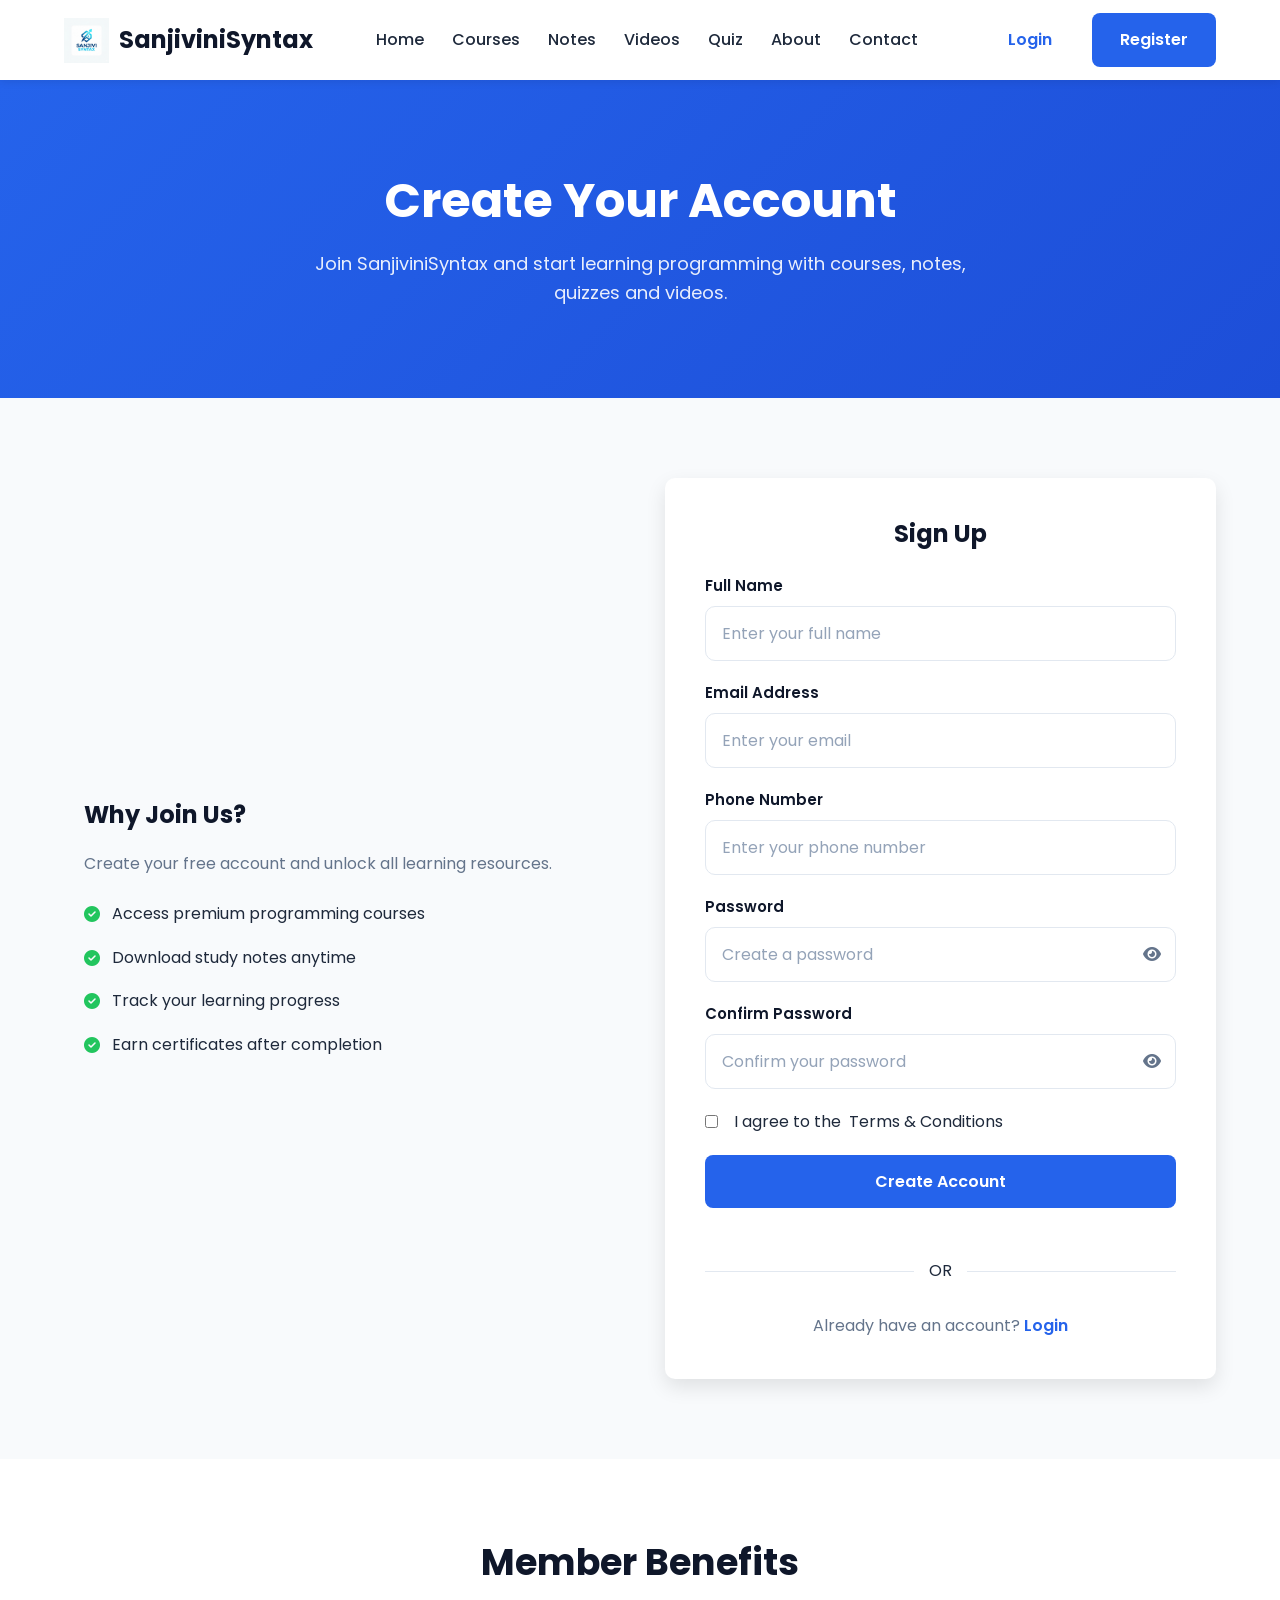
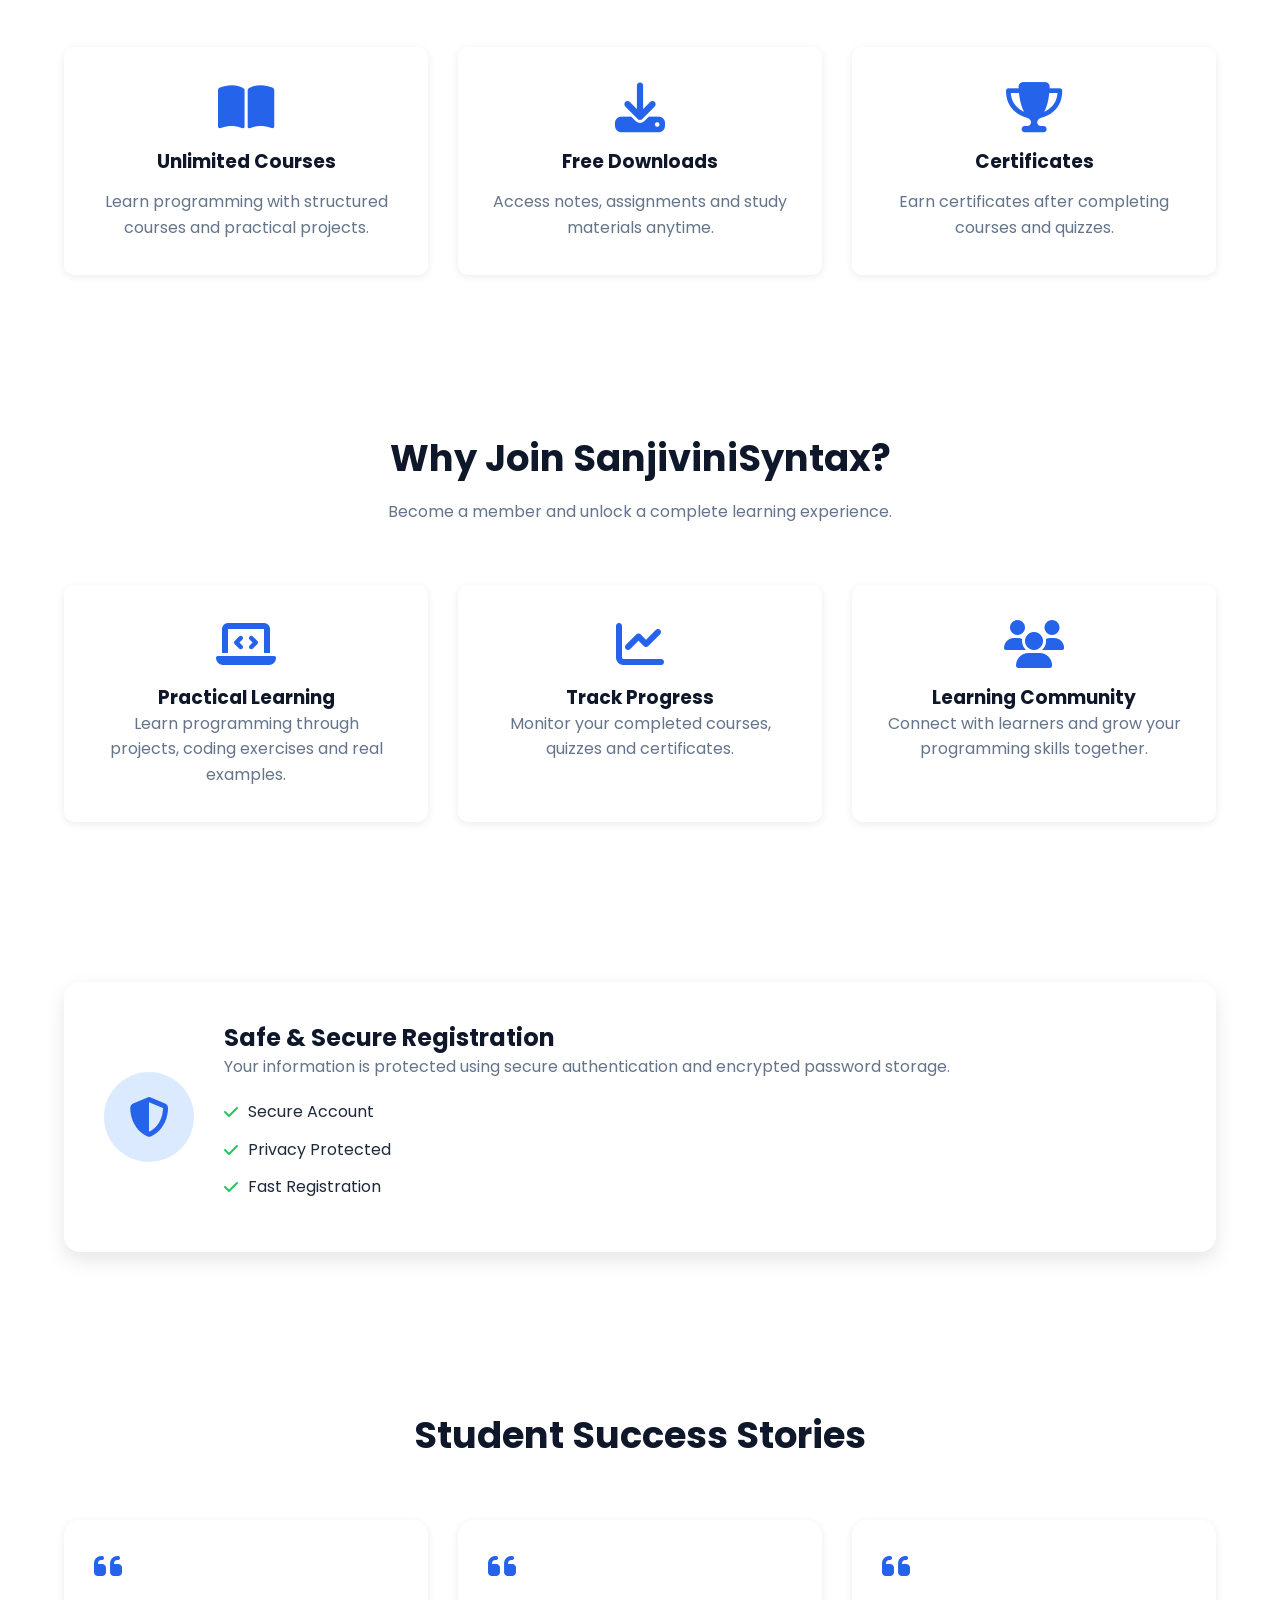
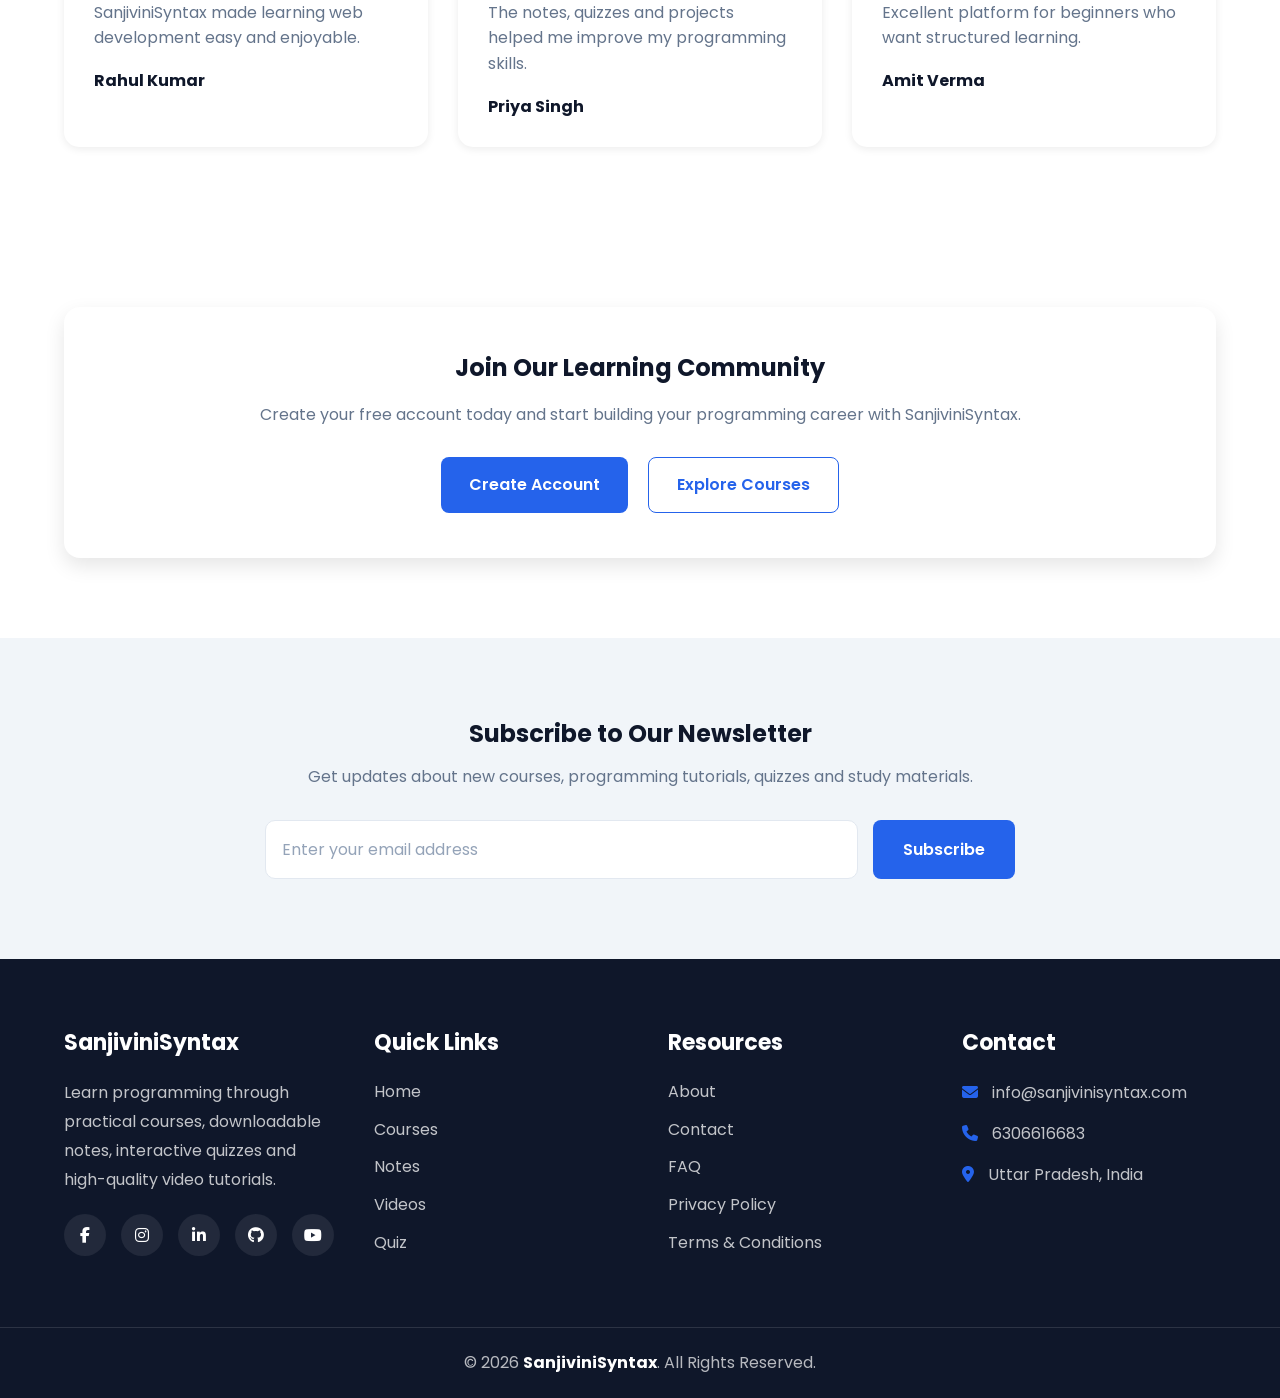
<file: about.html>
<!DOCTYPE html>
<html lang="en">

<head>

    <meta charset="UTF-8">

    <meta http-equiv="X-UA-Compatible"
        content="IE=edge">

    <meta name="viewport"
        content="width=device-width, initial-scale=1.0">

    <title>About Us | SanjiviniSyntax</title>

    <!-- Favicon -->

    <link rel="shortcut icon"
        href="favicon.ico"
        type="image/x-icon">

    <!-- Google Font -->

    <link rel="preconnect"
        href="https://fonts.googleapis.com">

    <link rel="preconnect"
        href="https://fonts.gstatic.com"
        crossorigin>

    <link href="https://fonts.googleapis.com/css2?family=Poppins:wght@300;400;500;600;700&display=swap"
        rel="stylesheet">

    <!-- Font Awesome -->

    <link rel="stylesheet"
        href="https://cdnjs.cloudflare.com/ajax/libs/font-awesome/6.7.2/css/all.min.css">

    <!-- Main CSS -->

    <link rel="stylesheet"
        href="css/style.css">

</head>

<body>





    <!-- Header -->

    <header class="header">

        <div class="container">

            <a href="index.html"
                class="logo">

                <img src="images/logo/logo.png"
                    alt="Logo">

                <span>SanjiviniSyntax</span>

            </a>

            <nav class="navbar">

                <ul class="nav-links">

                    <li><a href="index.html">Home</a></li>

                    <li><a href="courses.html">Courses</a></li>

                    <li><a href="notes.html">Notes</a></li>

                    <li><a href="videos.html">Videos</a></li>

                    <li><a href="quiz.html">Quiz</a></li>

                    

                    <li><a href="about.html"
                            class="active">

                            About

                        </a></li>

                    <li><a href="contact.html">Contact</a></li>

                </ul>

            </nav>

            <div class="nav-buttons">

                

                <a href="login.html"
                    class="btn login-btn">

                    Login

                </a>

                <a href="register.html"
                    class="btn register-btn">

                    Register

                </a>

            </div>

            <div class="menu-toggle">

                <i class="fa-solid fa-bars"></i>

            </div>

        </div>

    </header>





    <!-- Hero -->

    <section class="page-hero">

        <div class="container">

            <h1>

                About SanjiviniSyntax

            </h1>

            <p>

                Empowering students with quality learning
                resources, coding tutorials and career-focused
                education.

            </p>

        </div>

    </section>





    <!-- Our Story -->

    <section class="our-story">

        <div class="container">

            <div class="story-grid">

                <div class="story-image">

                    <!-- <img src="images/backgrounds/about us image.png"
                        alt="About Us"> -->

                </div>

                <div class="story-content">

                    <div class="section-title">

                        <h2>

                            Our Story

                        </h2>

                    </div>

                    <p style="text-align: center;">

                        SanjiviniSyntax was created with a simple
                        vision—to make programming education easy,
                        practical and accessible for every student.

                    </p>

                    <p style="text-align: center;">

                        We provide structured courses, handwritten
                        notes, video tutorials and quizzes to help
                        learners build strong technical skills.

                    </p>
<br>

<p style="text-align: center;">
                    <a href="courses.html"
                        class="btn primary-btn">

                        Explore Courses

                    </a>


                    </p>

                </div>

            </div>

        </div>

    </section>





    <!-- Mission and Vision -->
    <section class="mission-vision">

        <div class="container">

            <div class="mission-grid">

                <div class="mission-card">

                    <i class="fa-solid fa-bullseye"></i>

                    <h3>

                        Our Mission

                    </h3>

                    <p>

                        To provide quality technical education
                        that is simple, practical and affordable.

                    </p>

                </div>

                <div class="mission-card">

                    <i class="fa-solid fa-eye"></i>

                    <h3>

                        Our Vision

                    </h3>

                    <p>

                        To become one of the best online learning
                        platforms for students and developers.

                    </p>

                </div>

            </div>

        </div>

    </section>

        <!-- Core Values -->

    <section class="core-values">

        <div class="container">

            <div class="section-title">

                <h2>

                    Our Core Values

                </h2>

                <p>

                    These values guide everything we build and teach.

                </p>

            </div>
            

            <div class="values-grid">

                <div class="value-card">

                    <i class="fa-solid fa-book-open"></i>

                    <h3>

                        Quality Learning

                    </h3>

                    <p>

                        We create easy-to-understand content with practical
                        examples for every learner.

                    </p>

                </div>

                <div class="value-card">

                    <i class="fa-solid fa-lightbulb"></i>

                    <h3>

                        Innovation

                    </h3>

                    <p>

                        We continuously improve our courses and learning
                        resources using modern teaching methods.

                    </p>

                </div>

                <div class="value-card">

                    <i class="fa-solid fa-users"></i>

                    <h3>

                        Student First

                    </h3>

                    <p>

                        Every feature is designed to make learning simple,
                        engaging and effective.

                    </p>

                </div>

                <div class="value-card">

                    <i class="fa-solid fa-handshake"></i>

                    <h3>

                        Trust

                    </h3>

                    <p>

                        We believe in honest guidance, reliable content
                        and continuous student support.

                    </p>

                </div>

            </div>

        </div>

    </section>





    <!-- Achievements -->

    <section class="achievements">

        <div class="container">

            <div class="section-title">

                <h2>

                    Our Achievements

                </h2>

                <p>

                    Growing every day with the support of our learners.

                </p>

            </div>

            <div class="achievement-grid">

                <div class="achievement-card">

                    <i class="fa-solid fa-user-graduate"></i>

                    <h2>

                        1K+

                    </h2>

                    <p>

                        Students

                    </p>

                </div>

                <div class="achievement-card">

                    <i class="fa-solid fa-book"></i>

                    <h2>

                        10+

                    </h2>

                    <p>

                        Courses

                    </p>

                </div>

                <div class="achievement-card">

                    <i class="fa-solid fa-file-pdf"></i>

                    <h2>

                        15+

                    </h2>

                    <p>

                        PDF Notes

                    </p>

                </div>

                <div class="achievement-card">

                    <i class="fa-solid fa-circle-play"></i>

                    <h2>

                        25+

                    </h2>

                    <p>

                        Video Tutorials

                    </p>

                </div>

            </div>

        </div>

    </section>





    <!-- Why Choose Us -->

    <section class="why-choose-us">

        <div class="container">

            <div class="section-title">

                <h2>

                    Why Choose SanjiviniSyntax?

                </h2>

            </div>

            <div class="choose-grid">

                <div class="choose-item">

                    <i class="fa-solid fa-circle-check"></i>

                    <div>

                        <h3>

                            Structured Learning

                        </h3>

                        <p>

                            Step-by-step courses designed for beginners
                            and advanced learners.

                        </p>

                    </div>

                </div>

                <div class="choose-item">

                    <i class="fa-solid fa-circle-check"></i>

                    <div>

                        <h3>

                            Free Study Material

                        </h3>

                        <p>

                            Download semester-wise notes and practice
                            questions anytime.

                        </p>

                    </div>

                </div>

                <div class="choose-item">

                    <i class="fa-solid fa-circle-check"></i>

                    <div>

                        <h3>

                            Interactive Learning

                        </h3>

                        <p>

                            Practice with quizzes, projects and coding
                            exercises.

                        </p>

                    </div>

                </div>

                <div class="choose-item">

                    <i class="fa-solid fa-circle-check"></i>

                    <div>

                        <h3>

                            Career Focused

                        </h3>

                        <p>

                            Learn skills that help you prepare for
                            internships and placements.

                        </p>

                    </div>

                </div>

            </div>

        </div>

    </section>





    <!-- Plateform Features -->

    <section class="platform-features">

        <div class="container">

            <div class="section-title">

                <h2>

                    What We Offer

                </h2>

            </div>

            <div class="feature-grid">

                <div class="feature-card">

                    <i class="fa-solid fa-laptop-code"></i>

                    <h3>

                        Coding Courses

                    </h3>

                </div>

                <div class="feature-card">

                    <i class="fa-solid fa-file-arrow-down"></i>

                    <h3>

                        PDF Notes

                    </h3>

                </div>

                <div class="feature-card">

                    <i class="fa-solid fa-circle-play"></i>

                    <h3>

                        Video Tutorials

                    </h3>

                </div>

                <div class="feature-card">

                    <i class="fa-solid fa-clipboard-question"></i>

                    <h3>

                        Practice Quizzes

                    </h3>

                </div>

                <div class="feature-card">

                    <i class="fa-solid fa-award"></i>

                    <h3>

                        Certificates

                    </h3>

                </div>

                <div class="feature-card">

                    <i class="fa-solid fa-chart-line"></i>

                    <h3>

                        Progress Tracking

                    </h3>

                </div>

            </div>

        </div>

    </section>

        <!-- Our Team -->

    <section class="our-team">

        <div class="container">

            <div class="section-title">

                <h2>

                    Meet Our Team

                </h2>

                <p>

                    Passionate people working together to build a better
                    learning experience.

                </p>

            </div>

            <div class="team-grid">

                <!-- Team Member 1 -->

                <div class="team-card">

                    <img src="images/instructors/avinash founder image.png"
                        alt="Founder">

                    <h3>

                        Avinash Mani Tripathi

                    </h3>

                    <span>

                        Founder & FullStack Web Developer

                    </span>

                    <p>

                        Passionate about web development and creating
                        simple learning resources for students.

                    </p>

                    <div class="team-social">

                        <a href="https://github.com/AvinashManiTiwari"><i class="fab fa-github"></i></a>

                        <a href="https://www.linkedin.com/in/avinash-mani-tripathi-502748303"><i class="fab fa-linkedin"></i></a>

                        <a href="https://youtube.com/@avinashmanitripathi-sn?si=5_tCPhPoe6gkBwIs"><i class="fab fa-youtube"></i></a>

                    </div>

                </div>

            </div>

        </div>

    </section>





    <!-- Students Testimonials -->

    <section class="testimonials">

        <div class="container">

            <div class="section-title">

                <h2>

                    What Our Students Say

                </h2>

            </div>

            <div class="testimonial-grid">

                <div class="testimonial-card">

                    

                    <h3>

                        Aman Kumar

                    </h3>

                    <span>

                        B.Tech Student

                    </span>

                    <p>

                        The courses are easy to understand and the notes
                        helped me prepare for semester exams.

                    </p>

                </div>

                <div class="testimonial-card">

                    

                    <h3>

                        Neha Verma

                    </h3>

                    <span>

                        Web Development Learner

                    </span>

                    <p>

                        The quizzes and videos improved my confidence in
                        programming.

                    </p>

                </div>

                <div class="testimonial-card">

                    

                    <h3>

                        Anshuman Singh

                    </h3>

                    <span>

                        Computer Science Student

                    </span>

                    <p>

                        A great platform for beginners who want to learn
                        web development step by step.

                    </p>

                </div>

            </div>

        </div>

    </section>








    <!-- Future Goals -->

    <section class="future-goals">

        <div class="container">

            <div class="goal-box">

                <h2>

                    Our Future Goals

                </h2>

                <p>

                    We aim to add more interactive courses,
                    coding challenges, mock interviews,
                    AI-powered learning tools and placement
                    preparation resources for students.

                </p>

            </div>

        </div>

    </section>

        <!-- Call To Action -->

    <section class="cta">

        <div class="container">

            <div class="cta-content">

                <h2>

                    Start Your Learning Journey Today

                </h2>

                <p>

                    Join thousands of students learning programming,
                    web development and placement skills with
                    SanjiviniSyntax.

                </p>

                <div class="cta-buttons">

                    <a href="courses.html"
                        class="btn primary-btn">

                        Explore Courses

                    </a>

                    <a href="register.html"
                        class="btn secondary-btn">

                        Join Now

                    </a>

                </div>

            </div>

        </div>

    </section>





    <!-- Newsletter -->

    <section class="newsletter">

        <div class="container">

            <div class="newsletter-content">

                <h2>

                    Subscribe to Our Newsletter

                </h2>

                <p>

                    Receive updates about new courses,
                    study notes, quizzes and tutorials.

                </p>

                <form class="newsletter-form">

                    <input
                        type="email"
                        placeholder="Enter your email"
                        required>

                    <button
                        type="submit"
                        class="btn primary-btn">

                        Subscribe

                    </button>

                </form>

            </div>

        </div>

    </section>





    <!-- Footer -->

    <footer class="footer">

        <div class="container footer-container">

            <!-- About -->

            <div class="footer-box">

                <h3>

                    SanjiviniSyntax

                </h3>

                <p>

                    A modern e-learning platform helping students
                    learn programming through courses, videos,
                    notes and quizzes.

                </p>

                <div class="social-links">

                    <a href="https://www.facebook.com/avinashmani.tiwari.7">
                        <i class="fab fa-facebook-f"></i>
                    </a>

                    <a href="https://www.instagram.com/avinashmanitiwari?igsh=cGVra3g1dnJsM3B3">
                        <i class="fab fa-instagram"></i>
                    </a>

                    <a href="https://www.linkedin.com/in/avinash-mani-tripathi-502748303">
                        <i class="fab fa-linkedin-in"></i>
                    </a>

                    <a href="https://github.com/AvinashManiTiwari">
                        <i class="fab fa-github"></i>
                    </a>

                    <a href="https://youtube.com/@avinashmanitripathi-sn?si=5_tCPhPoe6gkBwIs">
                        <i class="fab fa-youtube"></i>
                    </a>

                </div>

            </div>





            <!-- Quick Links -->

            <div class="footer-box">

                <h3>

                    Quick Links

                </h3>

                <ul>

                    <li><a href="index.html">Home</a></li>

                    <li><a href="courses.html">Courses</a></li>

                    <li><a href="notes.html">Notes</a></li>

                    <li><a href="videos.html">Videos</a></li>

                    <li><a href="quiz.html">Quiz</a></li>

                    

                </ul>

            </div>





            <!-- Resources -->

            <div class="footer-box">

                <h3>

                    Resources

                </h3>

                <ul>

                    <li><a href="about.html">About</a></li>

                    <li><a href="contact.html">Contact</a></li>

                    <li><a href="faq.html">FAQ</a></li>

                    <li><a href="privacy-policy.html">

                        Privacy Policy

                    </a></li>

                    <li><a href="terms-and-conditions.html">

                        Terms & Conditions

                    </a></li>

                </ul>

            </div>





            <!-- Contact -->

            <div class="footer-box">

                <h3>

                    Contact

                </h3>

                <p>
                    <i class="fas fa-envelope"></i>
                    <a href="mailto:tiwariavinashmani59@gmail.com">info@sanjivinisyntax.com</a>
                    <!-- info@sanjivinisyntax.com -->
                </p>

                <p>
                    <i class="fas fa-phone"></i>
                    <a href="tel:+916306616683">6306616683</a>
                    <!-- +91 6306616683 -->
                </p>

                <p>

                    <i class="fa-solid fa-location-dot"></i>

                    Uttar Pradesh, India

                </p>

            </div>

        </div>





        <!-- Footer Bottom -->

        <div class="footer-bottom">

            <div class="container">

                <p>

                    © 2026
                    <strong>SanjiviniSyntax</strong>.
                    All Rights Reserved.

                </p>

            </div>

        </div>

    </footer>





    <!-- JavaScript Files -->

    <script src="js/utils.js"></script>
    <script src="js/menu.js"></script>
   
    <script src="js/app.js"></script>
    <script src="js/auth.js"></script>

</body>

</html>
</file>
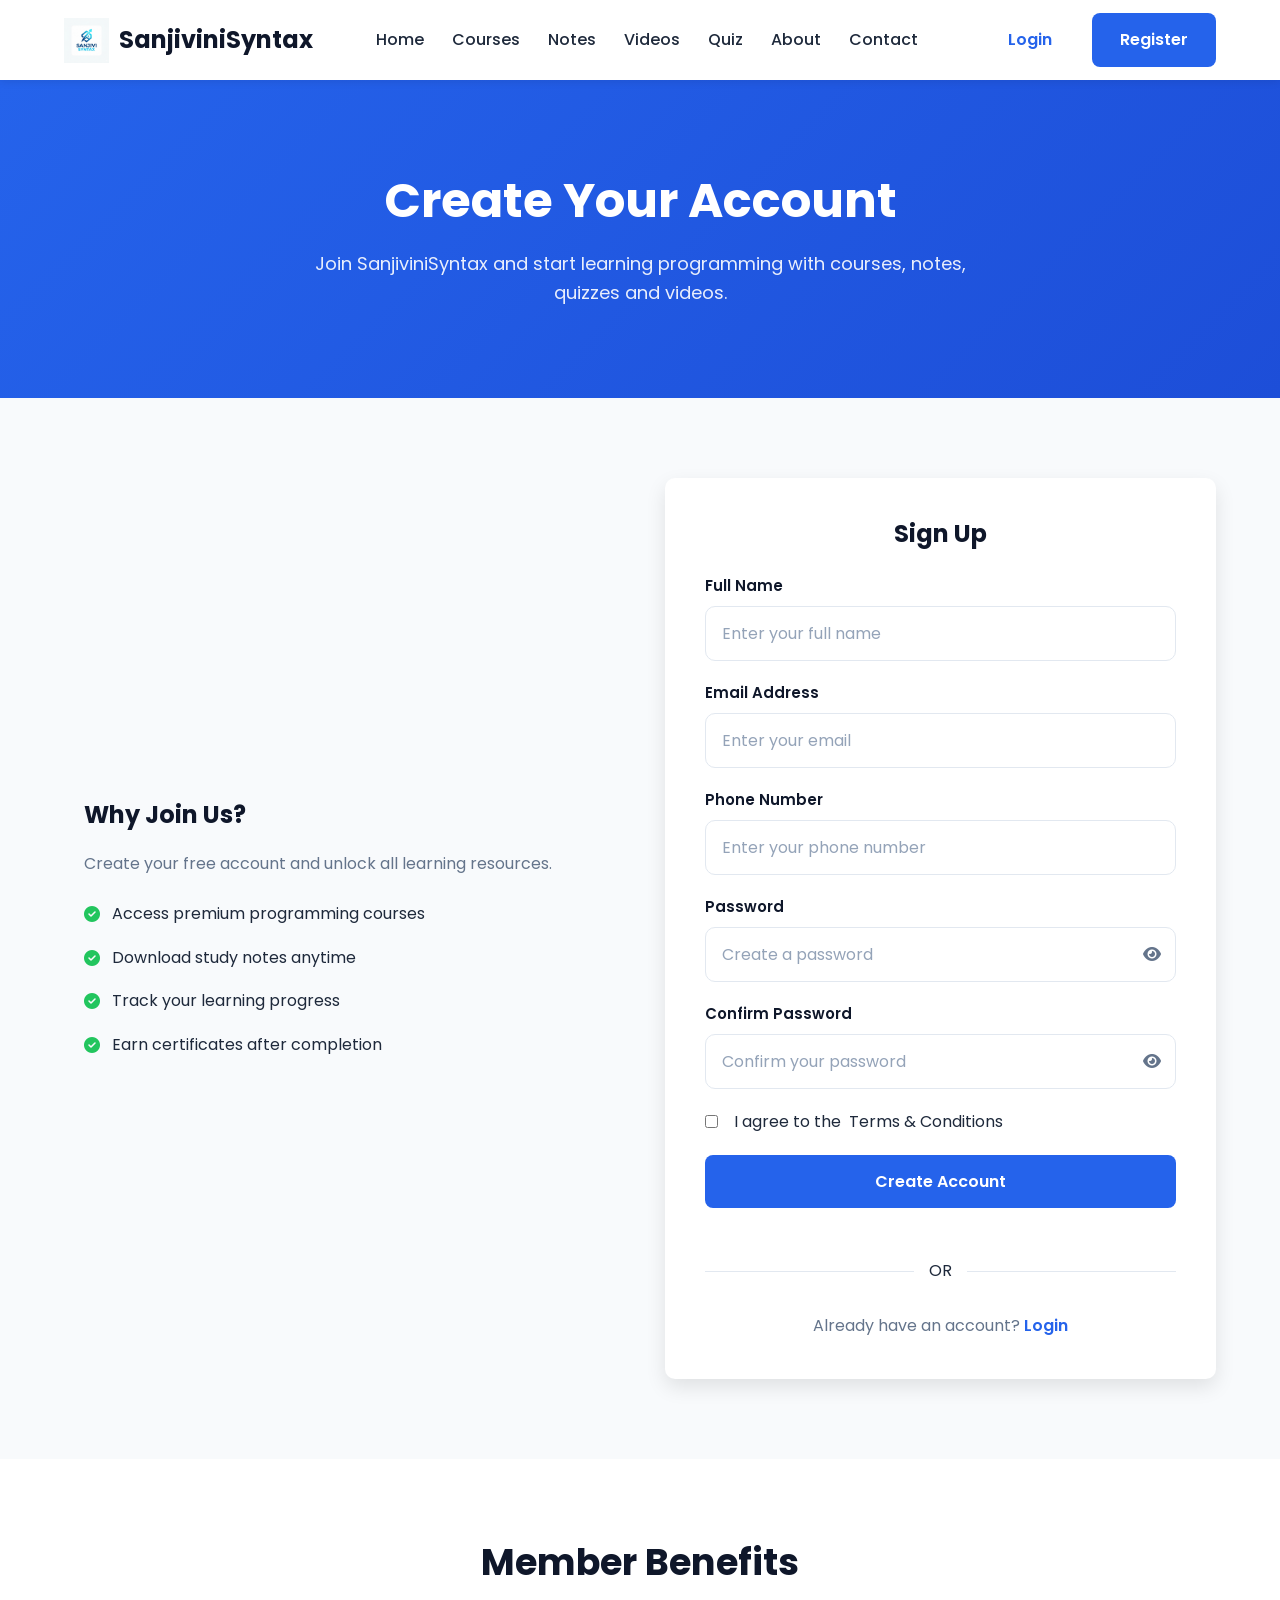
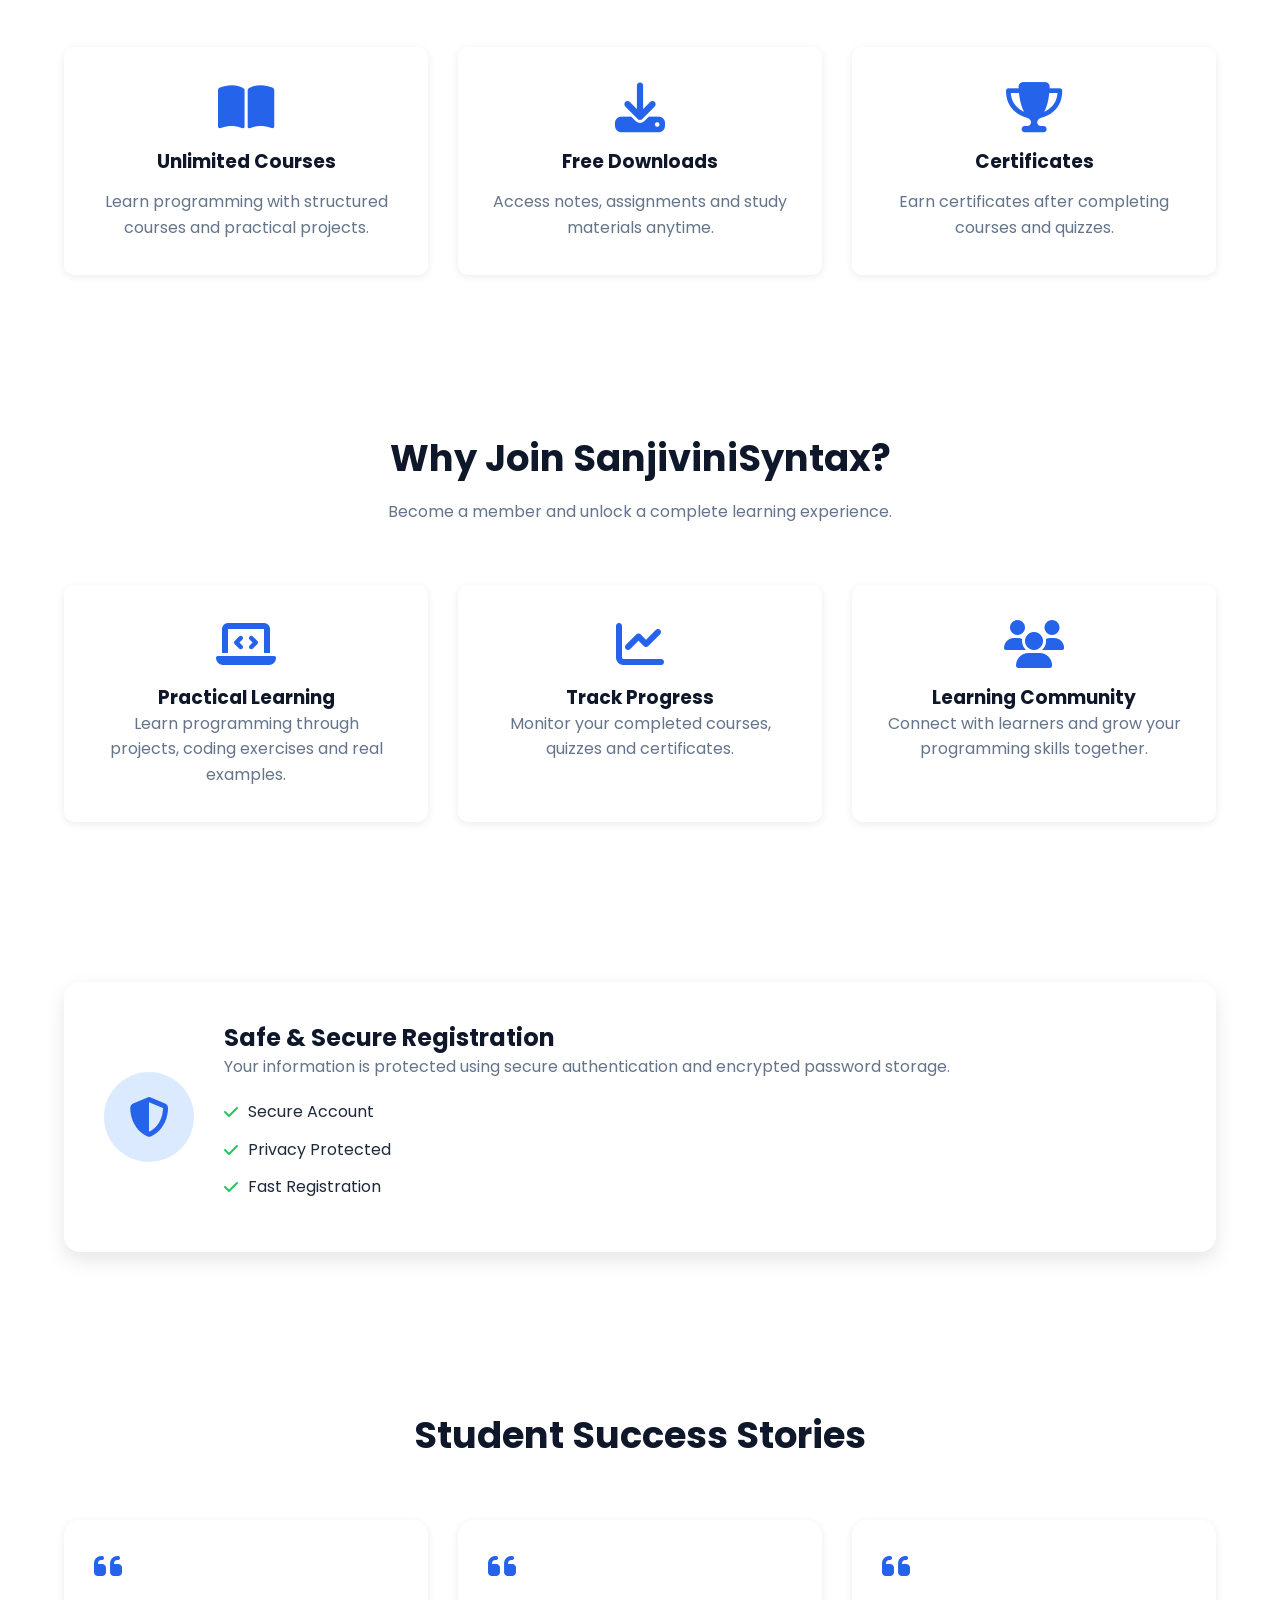
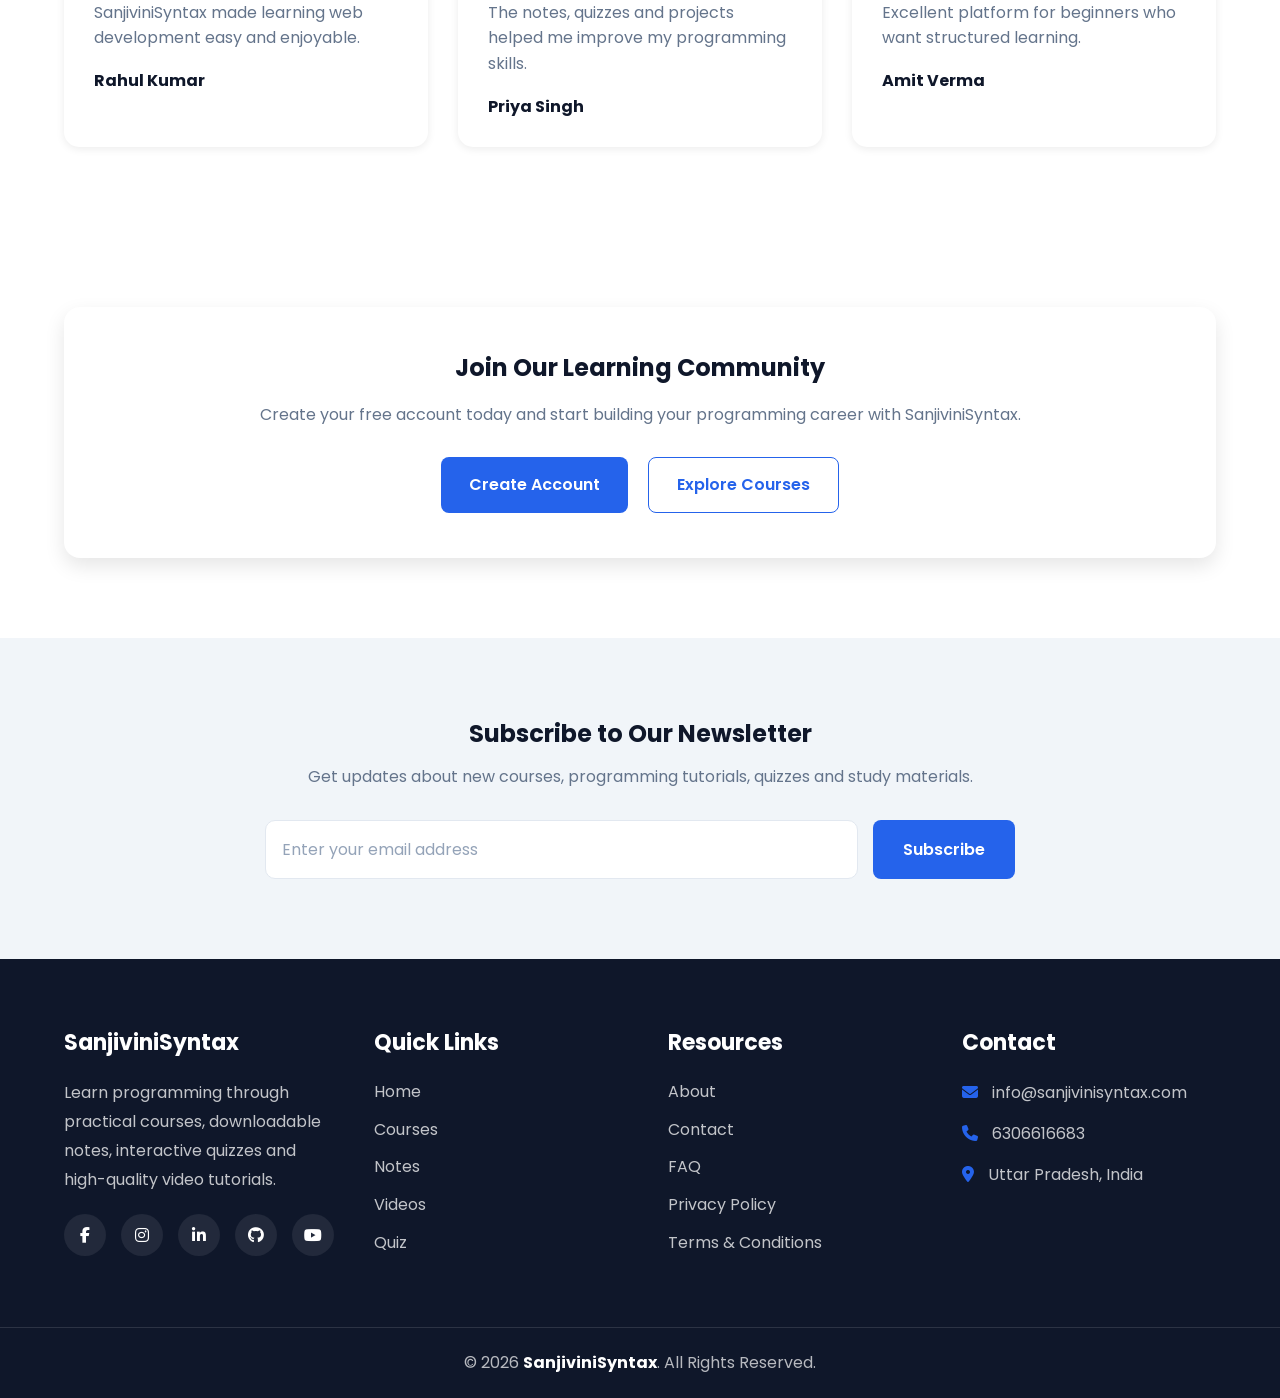
<file: contact.html>
<!DOCTYPE html>
<html lang="en">

<head>

    <meta charset="UTF-8">

    <meta http-equiv="X-UA-Compatible"
        content="IE=edge">

    <meta name="viewport"
        content="width=device-width, initial-scale=1.0">

    <title>Contact Us | SanjiviniSyntax</title>

    <!-- Favicon -->

    <link rel="shortcut icon"
        href="favicon.ico"
        type="image/x-icon">

    <!-- Google Fonts -->

    <link rel="preconnect"
        href="https://fonts.googleapis.com">

    <link rel="preconnect"
        href="https://fonts.gstatic.com"
        crossorigin>

    <link href="https://fonts.googleapis.com/css2?family=Poppins:wght@300;400;500;600;700&display=swap"
        rel="stylesheet">

    <!-- Font Awesome -->

    <link rel="stylesheet"
        href="https://cdnjs.cloudflare.com/ajax/libs/font-awesome/6.7.2/css/all.min.css">

    <!-- Main CSS -->

    <link rel="stylesheet"
        href="css/style.css">

</head>

<body>





    <!-- Header -->

    <header class="header">

        <div class="container">

            <a href="index.html" class="logo">

                <img src="images/logo/logo.png"
                    alt="SanjiviniSyntax Logo">

                <span>SanjiviniSyntax</span>

            </a>

            <nav class="navbar">

                <ul class="nav-links">

                    <li><a href="index.html">Home</a></li>

                    <li><a href="courses.html">Courses</a></li>

                    <li><a href="notes.html">Notes</a></li>

                    <li><a href="videos.html">Videos</a></li>

                    <li><a href="quiz.html">Quiz</a></li>

                    

                    <li><a href="about.html">About</a></li>

                    <li><a href="contact.html"
                            class="active">

                            Contact

                        </a></li>

                </ul>

            </nav>

            <div class="nav-buttons">

                

                <a href="login.html"
                    class="btn login-btn">

                    Login

                </a>

                <a href="register.html"
                    class="btn register-btn">

                    Register

                </a>

            </div>

            <div class="menu-toggle">

                <i class="fa-solid fa-bars"></i>

            </div>

        </div>

    </header>





    <!-- Page Hero -->

    <section class="page-hero">

        <div class="container">

            <h1>

                Contact Us

            </h1>

            <p>

                We'd love to hear from you. Send us your
                questions, feedback or suggestions.

            </p>

        </div>

    </section>





    <!-- Contact Section -->

    <section class="contact-section">

        <div class="container">

            <div class="contact-grid">




                <!-- Contact Information -->

                <div class="contact-info">

                    <div class="section-title">

                        <h2>

                            Get In Touch

                        </h2>

                    </div>

                    <p>

                        Have a question or need help?
                        Feel free to contact us anytime.

                    </p>

                    <div class="info-item">

                        <i class="fa-solid fa-location-dot"></i>

                        <div>

                            <h3>

                                Address

                            </h3>

                            <p>

                               Chandauli, Uttar Pradesh, India

                            </p>

                        </div>

                    </div>

                    <div class="info-item">

                        <i class="fa-solid fa-envelope"></i>

                        <div>

                            <h3>

                                Email

                            </h3>

                            <p>
                                <i class="fas fa-envelope"></i>
                                <a href="mailto:tiwariavinashmani59@gmail.com">info@sanjivinisyntax.com</a>
                                <!-- info@sanjivinisyntax.com -->
                            </p>

                        </div>

                    </div>

                    <div class="info-item">

                        <i class="fa-solid fa-phone"></i>

                        <div>

                            <h3>

                                Phone

                            </h3>

                            <p>
                                <i class="fas fa-phone"></i>
                                <a href="tel:+916306616683">6306616683</a>
                                <!-- +91 6306616683 -->
                            </p>

                        </div>

                    </div>

                    <div class="info-item">

                        <i class="fa-solid fa-clock"></i>

                        <div>

                            <h3>

                                Working Hours

                            </h3>

                            <p>

                                Monday - Saturday
                                9:00 AM - 6:00 PM

                            </p>

                        </div>

                    </div>

                </div>

                <br><br><br>




                <!-- Contact Form -->

                <div class="contact-form">
                    <h2>
                        Send a Message
                    </h2>
                    <form action="https://formsubmit.co/tiwariavinashmani59@gmail.com" method="post">
                        <div class="form-group">
                            <label for="name">
                                Full Name
                            </label>

                            <input
                                type="text"
                                id="name"
                                name="name"
                                placeholder="Enter your full name"
                                required>

                        </div>

                        <div class="form-group">

                            <label for="email">

                                Email Address

                            </label>

                            <input
                                type="email"
                                id="email"
                                name="email"
                                placeholder="Enter your email"
                                required>

                        </div>





                        <div class="form-group">

                            <label for="phone">

                                Phone Number

                            </label>

                            <input
                                type="tel"
                                id="phone"
                                name="phone"
                                placeholder="Enter your phone number"
                                required>

                        </div>





                        <div class="form-group">

                            <label for="subject">

                                Subject

                            </label>

                            <input
                                type="text"
                                id="subject"
                                name="subject"
                                placeholder="Enter subject"
                                required>

                        </div>





                        <div class="form-group">

                            <label for="message">

                                Your Message

                            </label>

                            <textarea
                                id="message"
                                name="message"
                                rows="6"
                                placeholder="Write your message..."
                                required>

                            </textarea>

                        </div>





                        <button
                            type="submit"
                            class="btn primary-btn">

                            Send Message

                        </button>

                    </form>

                </div>

            </div>

        </div>

    </section>





    <!-- Google Map -->

    <section class="map-section">

        <div class="container">

            <div class="section-title">

                <h2>

                    Our Location

                </h2>

                <p>

                    Visit us or connect with us online.

                </p>

            </div>

            <div class="map-box">

                <iframe
                     src="https://www.google.com/maps/embed?pb=!1m18!1m12!1m3!1d24919.467495068235!2d83.24149818171306!3d25.262218432459786!2m3!1f0!2f0!3f0!3m2!1i1024!2i768!4f13.1!3m3!1m2!1s0x398e163113f2ddc9%3A0x96f45a8d2ad5f158!2sChandauli%2C%20Uttar%20Pradesh%20232104!5e1!3m2!1sen!2sin!4v1783855311386!5m2!1sen!2sin" width="600" height="450" style="border:0;" allowfullscreen="" loading="lazy" referrerpolicy="strict-origin-when-cross-origin">
                    

                </iframe>

            </div>

        </div>

    </section>





    <!-- Quick Support -->

    <section class="quick-support">

        <div class="container">

            <div class="section-title">

                <h2>

                    Quick Support

                </h2>

            </div>

            <div class="support-grid">

                <div class="support-card">

                    <i class="fa-solid fa-headset"></i>

                    <h3>

                        Live Support

                    </h3>

                    <p>

                        Get assistance for your technical
                        questions and account issues.

                    </p>

                </div>

                <div class="support-card">

                    <i class="fa-solid fa-circle-question"></i>

                    <h3>

                        Help Center

                    </h3>

                    <p>

                        Browse answers to commonly asked
                        questions from students.

                    </p>

                </div>

                <div class="support-card">

                    <i class="fa-solid fa-bug"></i>

                    <h3>

                        Report a Problem

                    </h3>

                    <p>

                        Let us know if you find any issue
                        on the website.

                    </p>

                </div>

            </div>

        </div>

    </section>





    <!-- Social Media -->

    <section class="social-connect">

        <div class="container">

            <div class="section-title">

                <h2>

                    Connect With Us

                </h2>

            </div>

            <div class="social-grid">

                <a href="https://www.facebook.com/avinashmani.tiwari.7" class="social-card">

                    <i class="fab fa-facebook-f"></i>

                    <span>Facebook</span>

                </a> &nbsp;&nbsp;&nbsp;

                <a href="https://www.instagram.com/avinashmanitiwari?igsh=cGVra3g1dnJsM3B3" class="social-card">

                    <i class="fab fa-instagram"></i>

                    <span>Instagram</span>

                </a>&nbsp;&nbsp;&nbsp;

                <a href="https://www.linkedin.com/in/avinash-mani-tripathi-502748303" class="social-card">

                    <i class="fab fa-linkedin-in"></i>

                    <span>LinkedIn</span>

                </a>&nbsp;&nbsp;&nbsp;

                <a href="https://github.com/AvinashManiTiwari" class="social-card">

                    <i class="fab fa-github"></i>

                    <span>GitHub</span>

                </a>&nbsp;&nbsp;&nbsp;

                <a href="https://youtube.com/@avinashmanitripathi-sn?si=5_tCPhPoe6gkBwIs" class="social-card">

                    <i class="fab fa-youtube"></i>

                    <span>YouTube</span>

                </a>&nbsp;&nbsp;&nbsp;

            </div>

        </div>

    </section>

        <!-- Frequently Asked Questions -->

    <section class="contact-faq">

        <div class="container">

            <div class="section-title">

                <h2>

                    Frequently Asked Questions

                </h2>

                <p>

                    Find answers to the questions we receive most often.

                </p>

            </div>

            <div class="faq-list">

                <div class="faq-item">

                    <h3>

                        How do I enroll in a course?

                    </h3>

                    <p>

                        Create an account, choose your preferred course
                        and start learning instantly.

                    </p>

                </div>

                <div class="faq-item">

                    <h3>

                        Are the study notes free?

                    </h3>

                    <p>

                        Yes, many notes are available for free download.
                        Some premium resources may require registration.

                    </p>

                </div>

                <div class="faq-item">

                    <h3>

                        How can I contact support?

                    </h3>

                    <p>

                        You can use the contact form above or email us
                        for any assistance.

                    </p>

                </div>

            </div>

        </div>

    </section>





    <!-- Contact Stats -->

    <section class="contact-stats">

        <div class="container">

            <div class="stats-grid">

                <div class="stat-card">

                    <i class="fa-solid fa-users"></i>

                    <h2>

                        10K+

                    </h2>

                    <p>

                        Active Students

                    </p>

                </div>

                <div class="stat-card">

                    <i class="fa-solid fa-envelope-open-text"></i>

                    <h2>

                        5K+

                    </h2>

                    <p>

                        Queries Resolved

                    </p>

                </div>

                <div class="stat-card">

                    <i class="fa-solid fa-star"></i>

                    <h2>

                        4.9 / 5

                    </h2>

                    <p>

                        Student Rating

                    </p>

                </div>

                <div class="stat-card">

                    <i class="fa-solid fa-headset"></i>

                    <h2>

                        24/7

                    </h2>

                    <p>

                        Online Support

                    </p>

                </div>

            </div>

        </div>

    </section>





    <!-- Student Feedback -->

    <section class="student-feedback">

        <div class="container">

            <div class="section-title">

                <h2>

                    Student Feedback

                </h2>

            </div>

            <div class="feedback-grid">

                <div class="feedback-card">

                    <i class="fa-solid fa-quote-left"></i>

                    <p>

                        Excellent learning platform with easy-to-understand
                        notes and practical coding tutorials.

                    </p>

                    <h4>

                        Rahul Kumar

                    </h4>

                </div>

                <div class="feedback-card">

                    <i class="fa-solid fa-quote-left"></i>

                    <p>

                        The quizzes helped me prepare for interviews and
                        improve my programming knowledge.

                    </p>

                    <h4>

                        Priya Singh

                    </h4>

                </div>

                <div class="feedback-card">

                    <i class="fa-solid fa-quote-left"></i>

                    <p>

                        Great content, responsive design and excellent
                        learning experience.

                    </p>

                    <h4>

                        Amit Verma

                    </h4>

                </div>

            </div>

        </div>

    </section>





    <!-- Partnership -->

    <section class="partnership">

        <div class="container">

            <div class="partner-box">

                <h2>

                    Become Our Partner

                </h2>

                <p>

                    Are you an educator, mentor or organization?
                    Let's collaborate and create valuable learning
                    opportunities together.

                </p>

                <a href="mailto:tiwariavinashmani59@gmail.com"
                    class="btn primary-btn">

                    Contact for Partnership

                </a>

            </div>

        </div>

    </section>





    <!-- Contact CTA -->

    <section class="contact-cta">

        <div class="container">

            <div class="cta-box">

                <h2>

                    Still Have Questions?

                </h2>

                <p>

                    Our support team is always ready to help you.

                </p>

                <a href="#"
                    class="btn secondary-btn">

                    Talk to Support

                </a>

            </div>

        </div>

    </section>

        <!-- Newsletter -->

    <section class="newsletter">

        <div class="container">

            <div class="newsletter-content">

                <h2>

                    Subscribe to Our Newsletter

                </h2>

                <p>

                    Get updates about new courses, study notes,
                    quizzes and programming tutorials directly
                    in your inbox.

                </p>

                <form class="newsletter-form">

                    <input
                        type="email"
                        placeholder="Enter your email address"
                        required>

                    <button
                        type="submit"
                        class="btn primary-btn">

                        Subscribe

                    </button>

                </form>

            </div>

        </div>

    </section>





    <!-- Footer -->

    <footer class="footer">

        <div class="container footer-container">

            <!-- About -->

            <div class="footer-box">

                <h3>

                    SanjiviniSyntax

                </h3>

                <p>

                    Learn programming through interactive courses,
                    downloadable notes, quizzes and video tutorials
                    from one complete learning platform.

                </p>

                <div class="social-links">

                    <a href="https://www.facebook.com/avinashmani.tiwari.7">
                        <i class="fab fa-facebook-f"></i>
                    </a>

                    <a href="https://www.instagram.com/avinashmanitiwari?igsh=cGVra3g1dnJsM3B3">
                        <i class="fab fa-instagram"></i>
                    </a>

                    <a href="https://www.linkedin.com/in/avinash-mani-tripathi-502748303">
                        <i class="fab fa-linkedin-in"></i>
                    </a>

                    <a href="https://github.com/AvinashManiTiwari">
                        <i class="fab fa-github"></i>
                    </a>

                    <a href="https://youtube.com/@avinashmanitripathi-sn?si=5_tCPhPoe6gkBwIs">
                        <i class="fab fa-youtube"></i>
                    </a>

                </div>

            </div>





            <!-- Quick Links -->

            <div class="footer-box">

                <h3>

                    Quick Links

                </h3>

                <ul>

                    <li><a href="index.html">Home</a></li>

                    <li><a href="courses.html">Courses</a></li>

                    <li><a href="notes.html">Notes</a></li>

                    <li><a href="videos.html">Videos</a></li>

                    <li><a href="quiz.html">Quiz</a></li>

                    

                </ul>

            </div>





            <!-- Resources -->

            <div class="footer-box">

                <h3>

                    Resources

                </h3>

                <ul>

                    <li><a href="about.html">About</a></li>

                    <li><a href="contact.html">Contact</a></li>

                    <li><a href="faq.html">FAQ</a></li>

                    <li>

                        <a href="privacy-policy.html">

                            Privacy Policy

                        </a>

                    </li>

                    <li>

                        <a href="terms-and-conditions.html">

                            Terms & Conditions

                        </a>

                    </li>

                </ul>

            </div>





            <!-- Contact -->

            <div class="footer-box">

                <h3>

                    Contact

                </h3>

               
                <p>
                    <i class="fas fa-envelope"></i>
                    <a href="mailto:tiwariavinashmani59@gmail.com">info@sanjivinisyntax.com</a>
                    <!-- info@sanjivinisyntax.com -->
                </p>

                <p>
                    <i class="fas fa-phone"></i>
                    <a href="tel:+916306616683">6306616683</a>
                    <!-- +91 6306616683 -->
                </p>


                 <p>

                    <i class="fa-solid fa-location-dot"></i>

                    Uttar Pradesh, India

                </p>


            </div>

        </div>





        <!-- Footer Bottom -->

        <div class="footer-bottom">

            <div class="container">

                <p>

                    © 2026
                    <strong>SanjiviniSyntax</strong>.
                    All Rights Reserved.

                </p>

            </div>

        </div>

    </footer>





    <!-- Javascript Files -->

    <script src="js/utils.js"></script>
    <script src="js/menu.js"></script>
   
    <script src="js/app.js"></script>
    <script src="js/auth.js"></script>

</body>

</html>
</file>
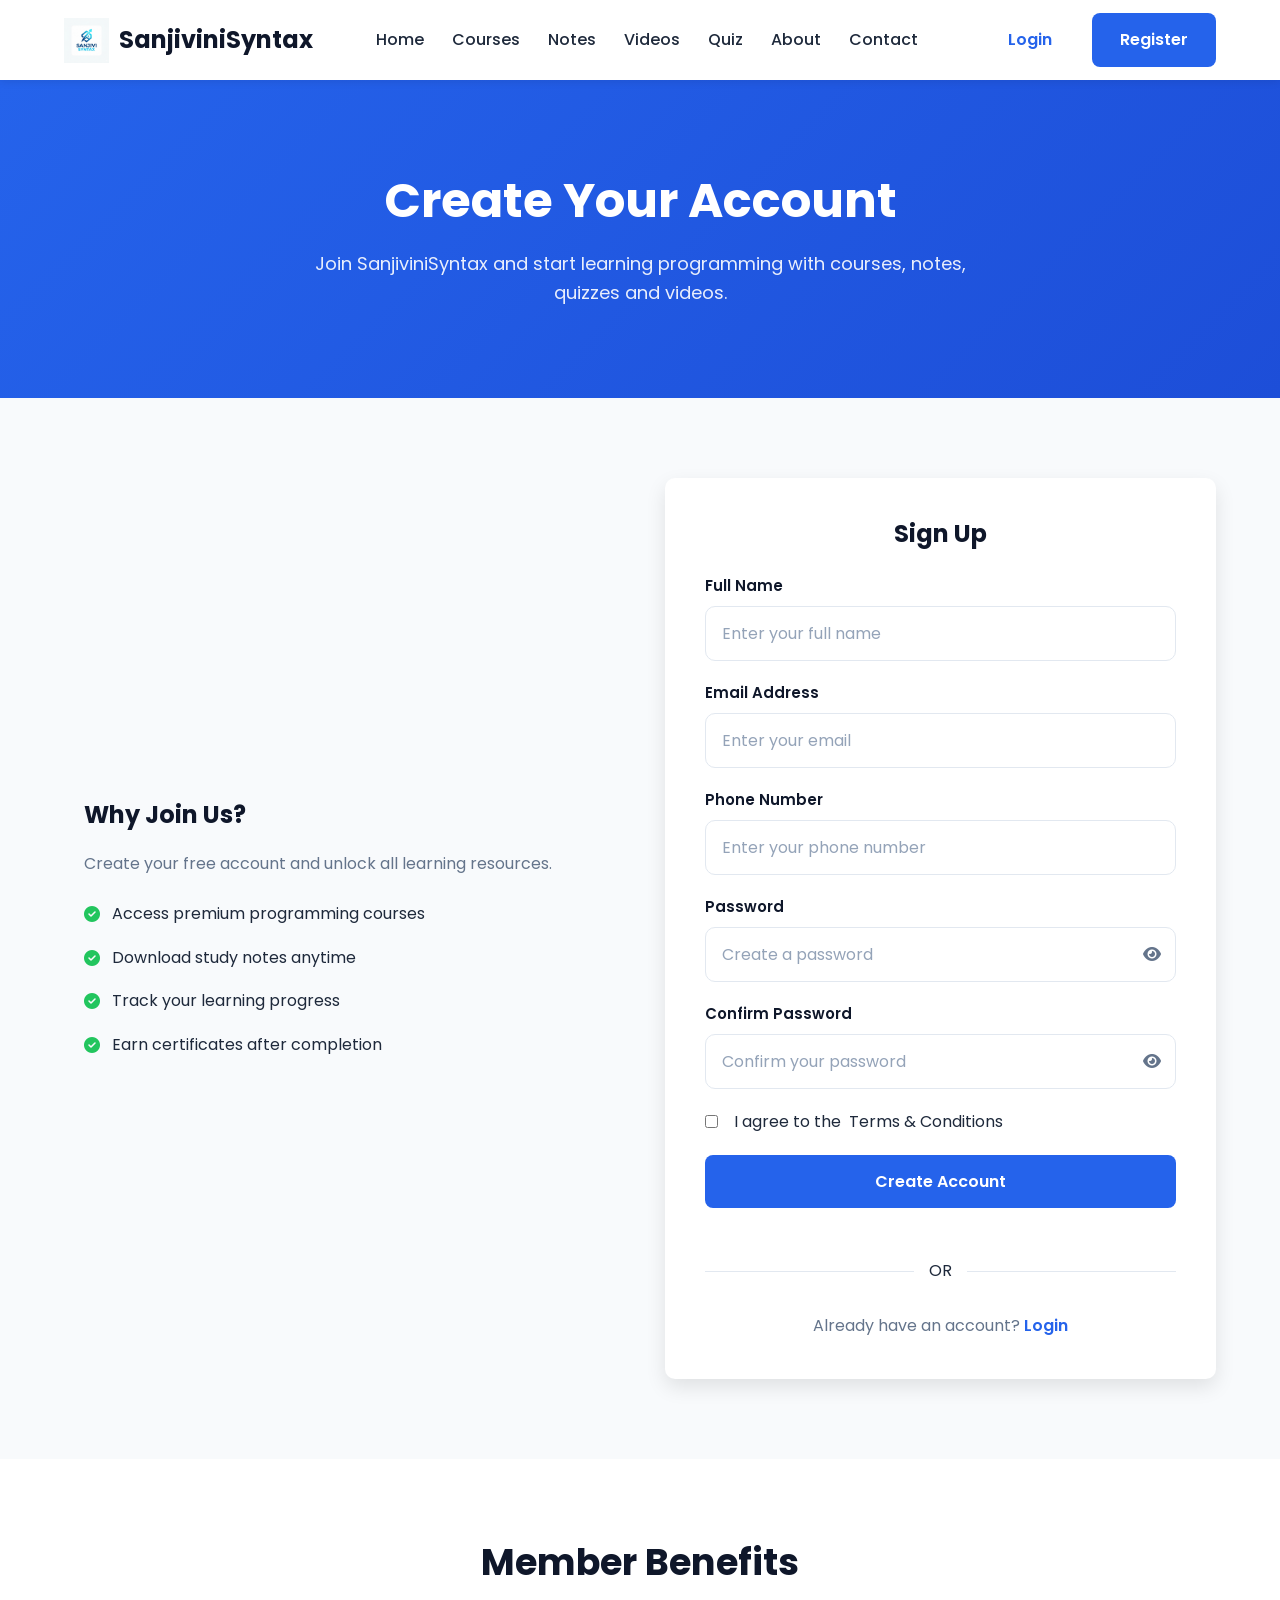
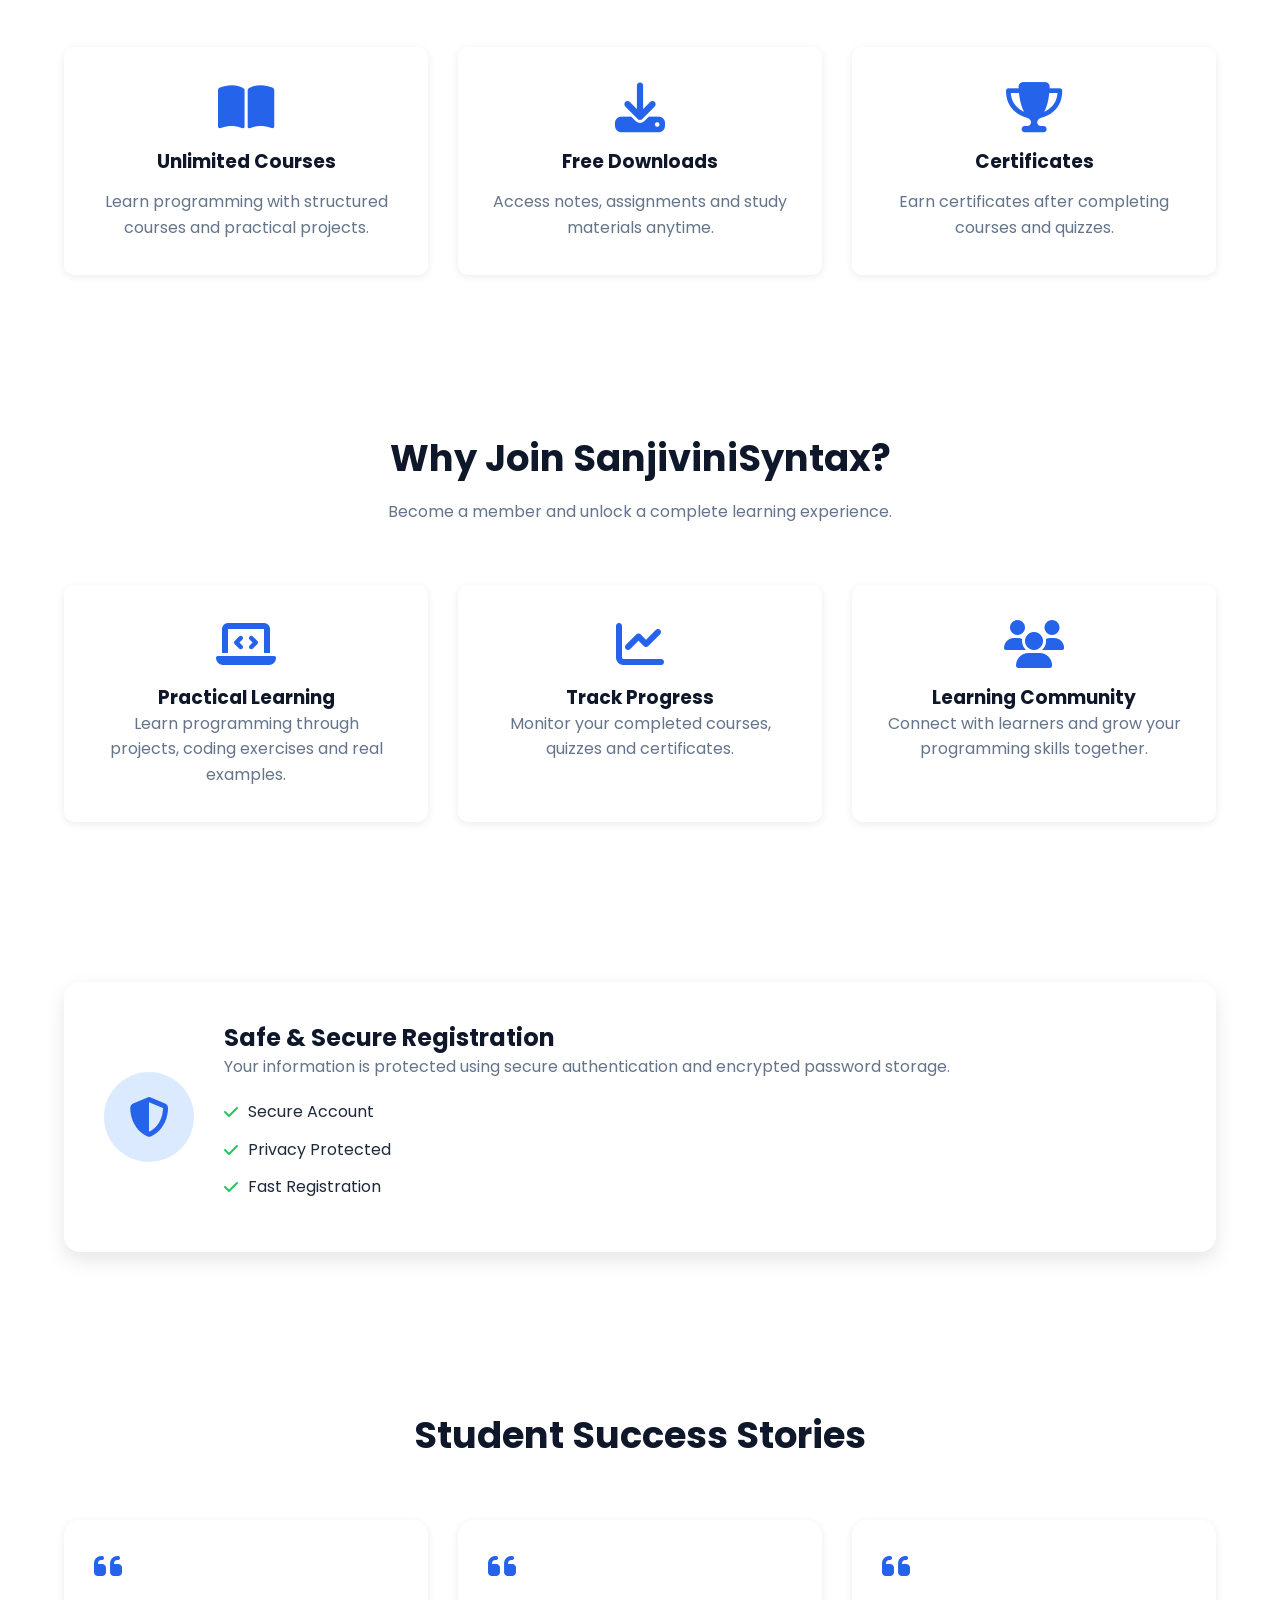
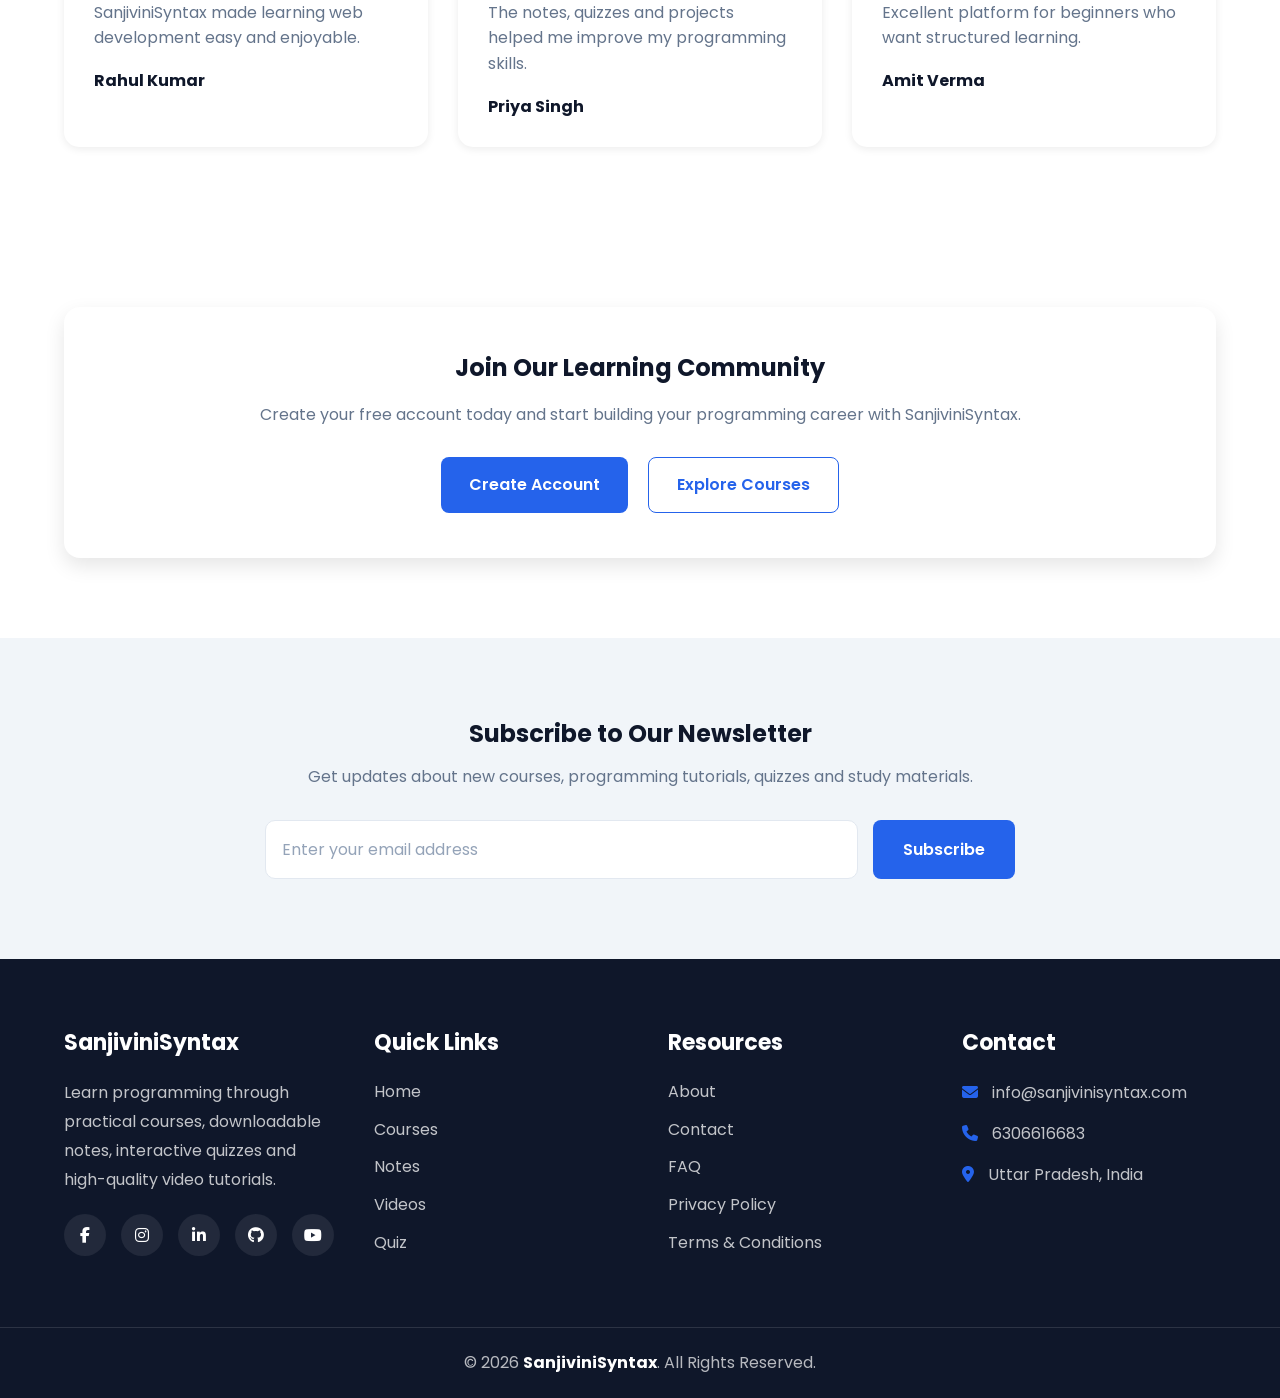
<file: courses.html>
<!DOCTYPE html>
<html lang="en">

<head>

    <meta charset="UTF-8">
    <meta http-equiv="X-UA-Compatible" content="IE=edge">
    <meta name="viewport" content="width=device-width, initial-scale=1.0">

    <title>Courses | SanjiviniSyntax</title>

    <!-- Favicon -->
    <link rel="shortcut icon" href="favicon.ico" type="image/x-icon">

    <!-- Google Font -->
    <link rel="preconnect" href="https://fonts.googleapis.com">
    <link rel="preconnect" href="https://fonts.gstatic.com" crossorigin>

    <link href="https://fonts.googleapis.com/css2?family=Poppins:wght@300;400;500;600;700&display=swap"
        rel="stylesheet">

    <!-- Font Awesome -->
    <link rel="stylesheet"
        href="https://cdnjs.cloudflare.com/ajax/libs/font-awesome/6.7.2/css/all.min.css">

    <!-- CSS -->
    <link rel="stylesheet" href="css/style.css">

</head>

<body>

    <!-- Header -->

    <header class="header">

        <div class="container">

            <a href="index.html" class="logo">

                <img src="images/logo/logo.png" alt="Logo">

                <span>SanjiviniSyntax</span>

            </a>

            <nav class="navbar">

                <ul class="nav-links">

                    <li><a href="index.html">Home</a></li>

                    <li><a href="courses.html" class="active">Courses</a></li>

                    <li><a href="notes.html">Notes</a></li>

                    <li><a href="videos.html">Videos</a></li>

                    <li><a href="quiz.html">Quiz</a></li>

                    

                    <li><a href="about.html">About</a></li>

                    <li><a href="contact.html">Contact</a></li>

                </ul>

            </nav>

            <div class="nav-buttons">

                

                <a href="login.html" class="btn login-btn">

                    Login

                </a>

                <a href="register.html" class="btn register-btn">

                    Register

                </a>

            </div>

            <div class="menu-toggle">

                <i class="fa-solid fa-bars"></i>

            </div>

        </div>

    </header>

   





    <!-- Page Hero  -->

    <section class="page-hero">

        <div class="container">

            <h1>Explore Our Courses</h1>

            <p>

                Learn programming, web development, computer science,
                interview preparation and much more with structured
                learning resources.

            </p>

        </div>

    </section>





    <!-- Courses Section -->

    <section class="courses-page">

        <div class="container">

            <div class="section-title">

                <h2>Popular Learning Paths</h2>

                <p>

                    Choose the course that matches your learning goals.

                </p>

            </div>

            <div class="course-grid">
                                <!-- Course 1 -->

                <div class="course-card">

                    <img src="images/courses/html course.png" style="object-fit: fill;" alt="HTML Course">

                    <div class="course-content">

                        <span class="course-category">Web Development</span>

                        <h3>HTML Complete Course</h3>

                        <p>
                            Learn HTML from scratch and build modern web pages.
                        </p>

                        <div class="course-info">

                            <span><i class="fa-regular fa-clock"></i> 4.5 Hours</span>

                            <span><i class="fa-solid fa-book"></i> 5 Lessons</span>

                        </div>

                        <div class="course-footer">

                            <span class="course-level beginner">Beginner</span>

                            <span class="course-rating">
                                <i class="fa-solid fa-star"></i> 4.8
                            </span>

                        </div>

                        <a href="https://youtube.com/playlist?list=PLQEaRBV9gAFvuqteq8ue-jANYIBD2H9BF&si=nw1wd8xvYpeQHgjv" class="btn primary-btn">
                            View Course
                        </a>

                    </div>

                </div>





                <!-- Course 2 -->

                <div class="course-card">

                    <img src="images/courses/css course.png" style="object-fit: fill;" alt="CSS Course">

                    <div class="course-content">

                        <span class="course-category">Web Development</span>

                        <h3>CSS Complete Course</h3>

                        <p>
                            Learn Flexbox, Grid, Animation and Responsive Design.
                        </p>

                        <div class="course-info">

                            <span><i class="fa-regular fa-clock"></i> 10 Hours</span>

                            <span><i class="fa-solid fa-book"></i> 9 Lessons</span>

                        </div>

                        <div class="course-footer">

                            <span class="course-level beginner">Beginner</span>

                            <span class="course-rating">
                                <i class="fa-solid fa-star"></i> 4.9
                            </span>

                        </div>

                        <a href="https://youtube.com/playlist?list=PLQEaRBV9gAFvNWnpaGZOeRbt-CMr6z7t5&si=Q248fk9zda-636Zc" class="btn primary-btn">
                            View Course
                        </a>

                    </div>

                </div>





                <!-- Course 3 -->

                <div class="course-card">

                    <img src="images/courses/javascript course.png" style="object-fit: fill;" alt="JavaScript">

                    <div class="course-content">

                        <span class="course-category">Programming</span>

                        <h3>JavaScript Essentials</h3>

                        <p>
                            Learn JavaScript with real-world projects and quizzes.
                        </p>

                        <div class="course-info">

                            <span><i class="fa-regular fa-clock"></i> 20 Hours</span>

                            <span><i class="fa-solid fa-book"></i> 22 Lessons</span>

                        </div>

                        <div class="course-footer">

                            <span class="course-level intermediate">
                                Intermediate
                            </span>

                            <span class="course-rating">
                                <i class="fa-solid fa-star"></i> 4.9
                            </span>

                        </div>

                        <a href="https://youtube.com/playlist?list=PLQEaRBV9gAFuf-27K64l7-hV7o0fr9zx7&si=D2bgSN1dE7-4d7z1" class="btn primary-btn">
                            View Course
                        </a>

                    </div>

                </div>





                <!-- Course 4 -->

                <div class="course-card">

                    <img src="images/courses/React course.png" style="object-fit: fill;" alt="React">

                    <div class="course-content">

                        <span class="course-category">Frontend</span>

                        <h3>React JS Masterclass</h3>

                        <p>
                            Build modern web applications using React JS.
                        </p>

                        <div class="course-info">

                            <span><i class="fa-regular fa-clock"></i> 10 Hours</span>

                            <span><i class="fa-solid fa-book"></i> 10 Lessons</span>

                        </div>

                        <div class="course-footer">

                            <span class="course-level intermediate">
                                Intermediate
                            </span>

                            <span class="course-rating">
                                <i class="fa-solid fa-star"></i> 4.8
                            </span>

                        </div>

                        <a href="https://youtube.com/playlist?list=PLQEaRBV9gAFvcKA4jL9BTLBfmBSGMWSOe&si=U4uy2MGt8_etmj6u" class="btn primary-btn">
                            View Course
                        </a>

                    </div>

                </div>





                <!-- Course 5 -->

                <div class="course-card">

                    <img src="images/courses/Python course.png" style="object-fit: fill;" alt="Python">

                    <div class="course-content">

                        <span class="course-category">Programming</span>

                        <h3>Python Programming</h3>

                        <p>
                            Master Python from basics to advanced concepts.
                        </p>

                        <div class="course-info">

                            <span><i class="fa-regular fa-clock"></i> 8.5 Hours</span>

                            <span><i class="fa-solid fa-book"></i> 9 Lessons</span>

                        </div>

                        <div class="course-footer">

                            <span class="course-level beginner">
                                Beginner
                            </span>

                            <span class="course-rating">
                                <i class="fa-solid fa-star"></i> 4.7
                            </span>

                        </div>

                        <a href="https://youtube.com/playlist?list=PLGjplNEQ1it8-0CmoljS5yeV-GlKSUEt0&si=vgzutbFw59rmMi1f" class="btn primary-btn">
                            View Course
                        </a>

                    </div>

                </div>





                <!-- Course 6 -->

                <div class="course-card">

                    <img src="images/courses/java course.png" style="object-fit: fill;" alt="Java">

                    <div class="course-content">

                        <span class="course-category">Programming</span>

                        <h3>Java Programming</h3>

                        <p>
                            Learn Core Java, OOP concepts and problem solving.
                        </p>

                        <div class="course-info">

                            <span><i class="fa-regular fa-clock"></i> 60 Hours</span>

                            <span><i class="fa-solid fa-book"></i> 57 Lessons</span>

                        </div>

                        <div class="course-footer">

                            <span class="course-level intermediate">
                                Intermediate
                            </span>

                            <span class="course-rating">
                                <i class="fa-solid fa-star"></i> 4.8
                            </span>

                        </div>

                        <a href="https://youtube.com/playlist?list=PLQEaRBV9gAFsR15tNo2QLF9d2qc-c018p&si=taXYoEDCJjFt32Zw" class="btn primary-btn">
                            View Course
                        </a>

                    </div>

                </div>

                <!-- Course 7 -->

                <div class="course-card">

                    <img src="images/courses/data structure course.png" style="object-fit: fill;" alt="Data Structures">

                    <div class="course-content">

                        <span class="course-category">Programming</span>

                        <h3>Data Structures & Algorithms</h3>

                        <p>
                            Learn arrays, linked lists, trees, graphs and problem solving.
                        </p>

                        <div class="course-info">

                            <span><i class="fa-regular fa-clock"></i> 120 Hours</span>

                            <span><i class="fa-solid fa-book"></i> 138 Lessons</span>

                        </div>

                        <div class="course-footer">

                            <span class="course-level advanced">Advanced</span>

                            <span class="course-rating">
                                <i class="fa-solid fa-star"></i> 4.9
                            </span>

                        </div>

                        <a href="https://youtube.com/playlist?list=PLfqMhTWNBTe137I_EPQd34TsgV6IO55pt&si=LpCEt5JfC8OPQnyr" class="btn primary-btn">
                            View Course
                        </a>

                    </div>

                </div>





                <!-- Course 8 -->

                <div class="course-card">

                    <img src="images/courses/database management system.png" style="object-fit: fill;" alt="DBMS">

                    <div class="course-content">

                        <span class="course-category">Database</span>

                        <h3>Database Management System</h3>

                        <p>
                            Understand SQL, normalization, transactions and indexing.
                        </p>

                        <div class="course-info">

                            <span><i class="fa-regular fa-clock"></i> 18 Hours</span>

                            <span><i class="fa-solid fa-book"></i> 22 Lessons</span>

                        </div>

                        <div class="course-footer">

                            <span class="course-level intermediate">Intermediate</span>

                            <span class="course-rating">
                                <i class="fa-solid fa-star"></i> 4.8
                            </span>

                        </div>

                        <a href="https://youtube.com/playlist?list=PLDzeHZWIZsTpukecmA2p5rhHM14bl2dHU&si=PueK1INm-NT67edv" class="btn primary-btn">
                            View Course
                        </a>

                    </div>

                </div>





                <!-- Course 9 -->

                <div class="course-card">

                    <img src="images/courses/operating system course.png" style="object-fit: fill;" alt="Operating System">

                    <div class="course-content">

                        <span class="course-category">Computer Science</span>

                        <h3>Operating System</h3>

                        <p>
                            Learn processes, threads, scheduling and memory management.
                        </p>

                        <div class="course-info">

                            <span><i class="fa-regular fa-clock"></i> 15 Hours</span>

                            <span><i class="fa-solid fa-book"></i> 32 Lessons</span>

                        </div>

                        <div class="course-footer">

                            <span class="course-level intermediate">Intermediate</span>

                            <span class="course-rating">
                                <i class="fa-solid fa-star"></i> 4.7
                            </span>

                        </div>

                        <a href="https://youtube.com/playlist?list=PLDzeHZWIZsTr3nwuTegHLa2qlI81QweYG&si=u9FAmn7VO50o1aXZ" class="btn primary-btn">
                            View Course
                        </a>

                    </div>

                </div>





                <!-- Course 10 -->

                <div class="course-card">

                    <img src="images/courses/computer network course.png" style="object-fit: fill;" alt="Computer Network">

                    <div class="course-content">

                        <span class="course-category">Networking</span>

                        <h3>Computer Networks</h3>

                        <p>
                            Learn networking models, protocols, routing and security.
                        </p>

                        <div class="course-info">

                            <span><i class="fa-regular fa-clock"></i> 30 Hours</span>

                            <span><i class="fa-solid fa-book"></i> 106 Lessons</span>

                        </div>

                        <div class="course-footer">

                            <span class="course-level intermediate">Intermediate</span>

                            <span class="course-rating">
                                <i class="fa-solid fa-star"></i> 4.8
                            </span>

                        </div>

                        <a href="https://youtube.com/playlist?list=PLxCzCOWd7aiGFBD2-2joCpWOLUrDLvVV_&si=8MzEyMk-URVKSTAK" class="btn primary-btn">
                            View Course
                        </a>

                    </div>

                </div>





                <!-- Course 11 -->

                <div class="course-card">

                    <img src="images/courses/software engineering course.png" style="object-fit: fill;" alt="Software Engineering">

                    <div class="course-content">

                        <span class="course-category">Software Engineering</span>

                        <h3>Software Engineering</h3>

                        <p>
                            Learn SDLC, Agile, UML diagrams and software testing.
                        </p>

                        <div class="course-info">

                            <span><i class="fa-regular fa-clock"></i> 8 Hours</span>

                            <span><i class="fa-solid fa-book"></i> 62 Lessons</span>

                        </div>

                        <div class="course-footer">

                            <span class="course-level beginner">Beginner</span>

                            <span class="course-rating">
                                <i class="fa-solid fa-star"></i> 4.6
                            </span>

                        </div>

                        <a href="https://youtube.com/playlist?list=PLxCzCOWd7aiEed7SKZBnC6ypFDWYLRvB2&si=rf_PbbxSOruRd3OJ" class="btn primary-btn">
                            View Course
                        </a>

                    </div>

                </div>





                <!-- Course 12 -->

                <div class="course-card">

                    <img src="images/courses/cyber security course.png" style="object-fit: fill;" alt="Cyber Security">

                    <div class="course-content">

                        <span class="course-category">Cyber Security</span>

                        <h3>Cyber Security Fundamentals</h3>

                        <p>
                            Learn ethical hacking, security basics and cyber threats.
                        </p>

                        <div class="course-info">

                            <span><i class="fa-regular fa-clock"></i> 8 Hours</span>

                            <span><i class="fa-solid fa-book"></i> 358 Lessons</span>

                        </div>

                        <div class="course-footer">

                            <span class="course-level beginner">Beginner</span>

                            <span class="course-rating">
                                <i class="fa-solid fa-star"></i> 4.9
                            </span>

                        </div>

                        <a href="https://youtube.com/playlist?list=PLEiEAq2VkUUJfPOj5nRounXvf3n17PCft&si=qGErmtKJYhA2PvdO" class="btn primary-btn">
                            View Course
                        </a>

                    </div>

                </div>

            </div>





            <!-- Pagination -->

            <div class="pagination">

                <a href="#" class="page-btn active">1</a>

                <a href="#" class="page-btn">2</a>

                <a href="#" class="page-btn">3</a>

                <a href="#" class="page-btn">
                    <i class="fa-solid fa-angle-right"></i>
                </a>

            </div>


            

        </div>

    </section>



    <!-- Call To Action -->

    <section class="cta">

        <div class="container">

            <div class="cta-content">

                <h2>Boost Your Learning with Free Notes</h2>

                <p>

                    Download high-quality notes, practice quizzes,
                    watch video lectures and improve your skills with
                    SanjiviniSyntax.

                </p>

                <div class="cta-buttons">

                    <a href="courses.html" class="btn primary-btn">

                        Explore Courses

                    </a>

                    <a href="register.html" class="btn secondary-btn">

                        Join Now

                    </a>

                </div>

            </div>

        </div>

    </section>





    <!-- Newsletter -->

    <section class="newsletter">

        <div class="container">

            <div class="newsletter-content">

                <h2>Subscribe to Newsletter</h2>

                <p>

                    Get the latest study notes, videos and quizzes
                    directly in your inbox.

                </p>

                <form class="newsletter-form">

                    <input
                        type="email"
                        placeholder="Enter your email"
                        required>

                    <button
                        type="submit"
                        class="btn primary-btn">

                        Subscribe

                    </button>

                </form>

            </div>

        </div>

    </section>





    <!-- Footer -->

    <footer class="footer">

        <div class="container footer-container">

            <!-- About -->

            <div class="footer-box">

                <h3>SanjiviniSyntax</h3>

                <p>

                    Your trusted platform for programming courses,
                    semester notes, video lectures and placement preparation.

                </p>

                <div class="social-links">

                    <a href="https://www.facebook.com/avinashmani.tiwari.7">
                        <i class="fab fa-facebook-f"></i>
                    </a>

                    <a href="https://www.instagram.com/avinashmanitiwari?igsh=cGVra3g1dnJsM3B3">
                        <i class="fab fa-instagram"></i>
                    </a>

                    <a href="https://www.linkedin.com/in/avinash-mani-tripathi-502748303">
                        <i class="fab fa-linkedin-in"></i>
                    </a>

                    <a href="https://github.com/AvinashManiTiwari">
                        <i class="fab fa-github"></i>
                    </a>

                    <a href="https://youtube.com/@avinashmanitripathi-sn?si=5_tCPhPoe6gkBwIs">
                        <i class="fab fa-youtube"></i>
                    </a>

                </div>

            </div>





            <!-- Quick Links -->

            <div class="footer-box">

                <h3>Quick Links</h3>

                <ul>

                    <li><a href="index.html">Home</a></li>

                    <li><a href="courses.html">Courses</a></li>

                    <li><a href="notes.html">Notes</a></li>

                    <li><a href="videos.html">Videos</a></li>

                    <li><a href="quiz.html">Quiz</a></li>

                    

                </ul>

            </div>





            <!-- Resources -->

            <div class="footer-box">

                <h3>Resources</h3>

                <ul>

                    <li><a href="about.html">About Us</a></li>

                    <li><a href="contact.html">Contact</a></li>

                    <li><a href="faq.html">FAQ</a></li>

                    <li><a href="privacy-policy.html">Privacy Policy</a></li>

                    <li><a href="terms-and-conditions.html">
                        Terms & Conditions
                    </a></li>

                </ul>

            </div>





            <!-- Contact -->

            <div class="footer-box">

                <h3>Contact Info</h3>

                <p>
                    <i class="fas fa-envelope"></i>
                    <a href="mailto:tiwariavinashmani59@gmail.com">info@sanjivinisyntax.com</a>
                    <!-- info@sanjivinisyntax.com -->
                </p>

                <p>
                    <i class="fas fa-phone"></i>
                    <a href="tel:+916306616683">6306616683</a>
                    <!-- +91 6306616683 -->
                </p>

                    <i class="fa-solid fa-location-dot"></i>

                    Uttar Pradesh, India

                </p>

            </div>

        </div>



        <!-- Footer Bottom -->

        <div class="footer-bottom">

            <div class="container">

                <p>

                    © 2026 <strong>SanjiviniSyntax</strong>.
                    All Rights Reserved.

                </p>

            </div>

        </div>

    </footer>


    <!-- JavaScript Files -->

    <script src="js/utils.js"></script>
    <script src="js/menu.js"></script>
   
    <script src="js/search.js"></script>
    <script src="js/app.js"></script>
    <script src="js/auth.js"></script>

</body>

</html>
</file>
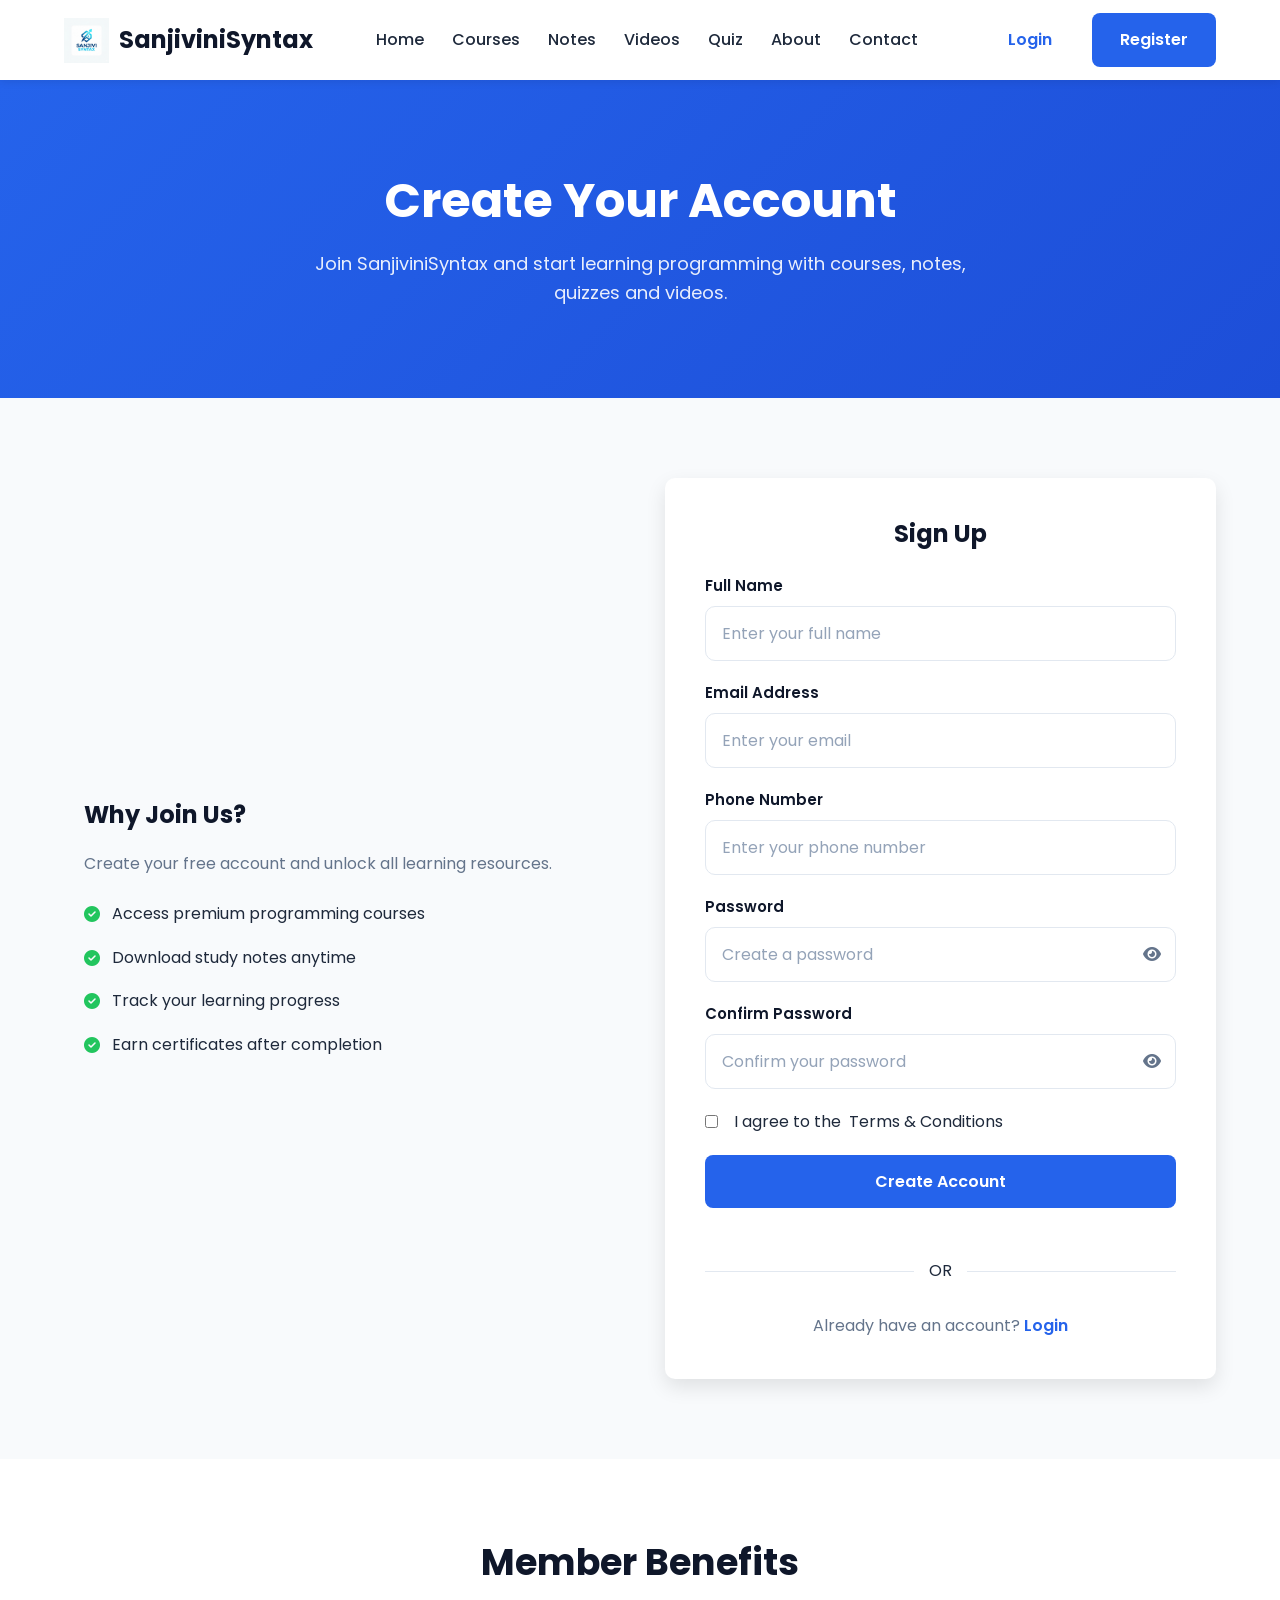
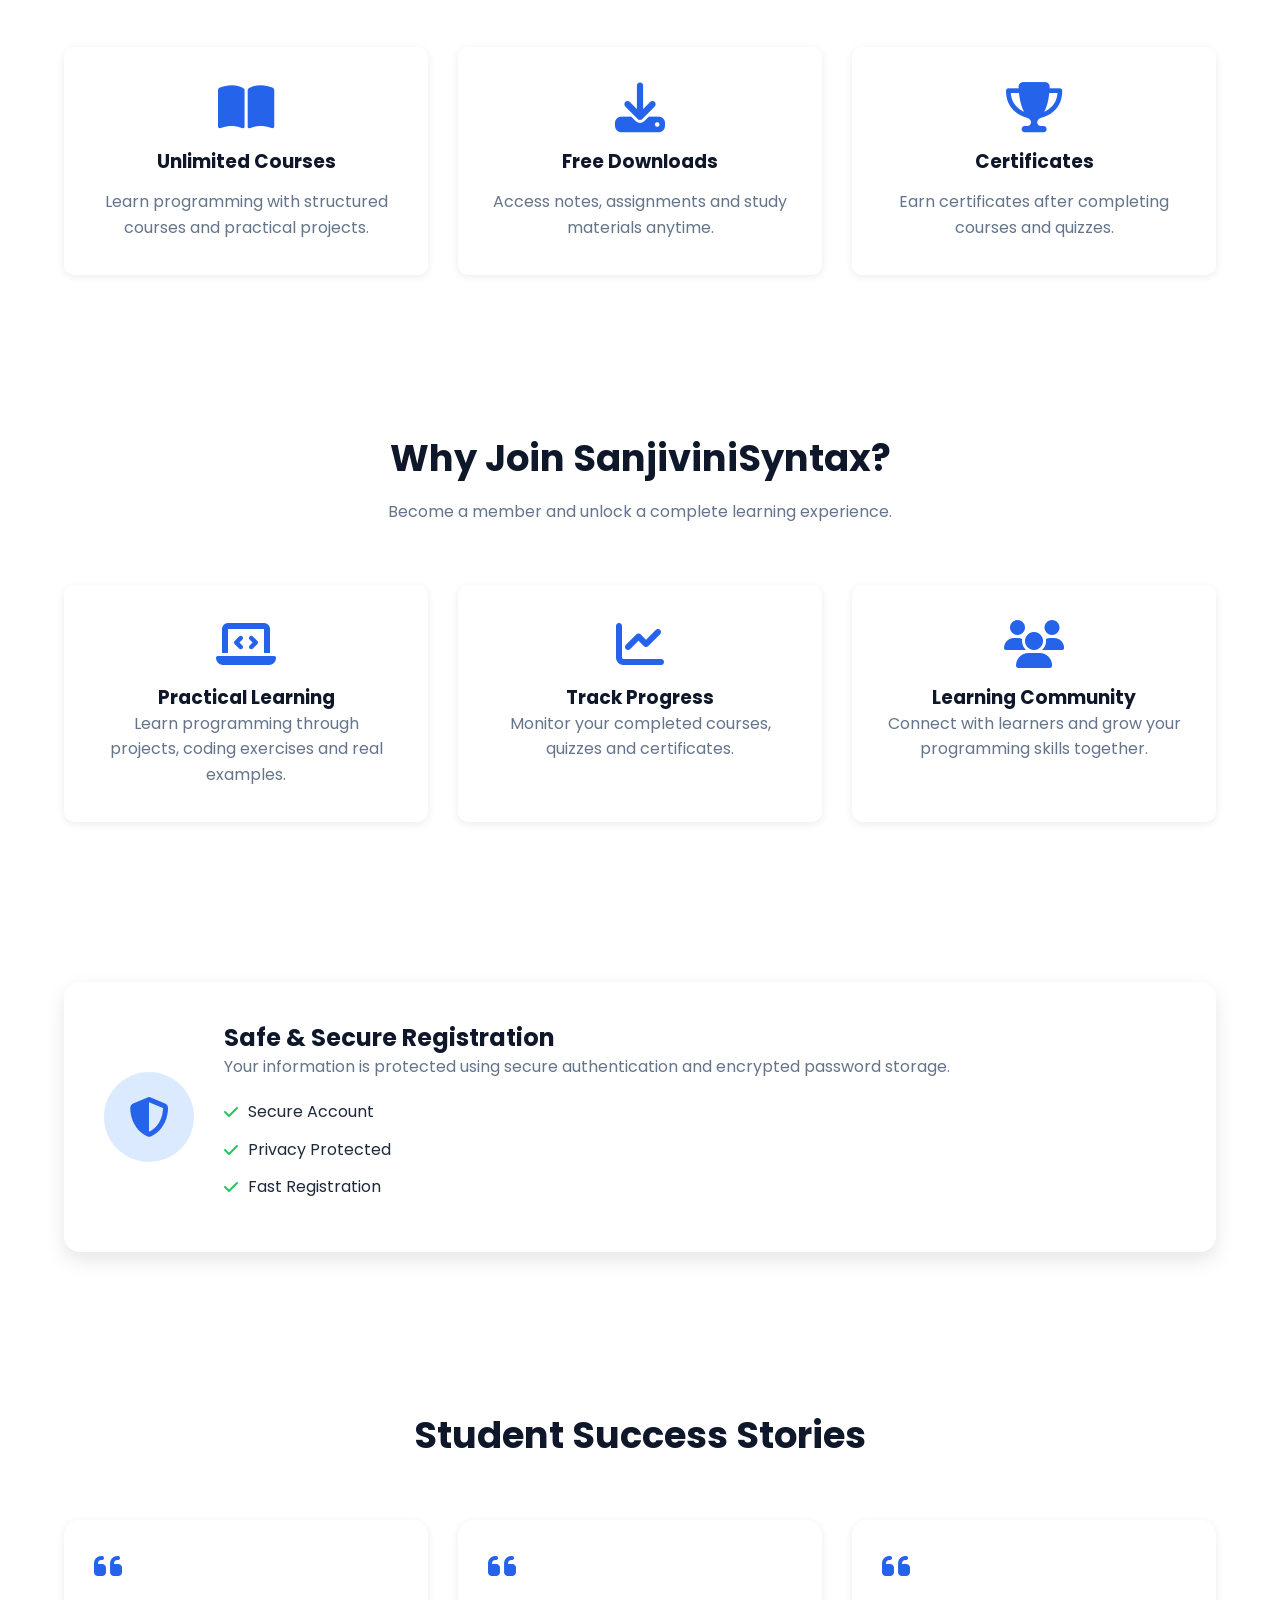
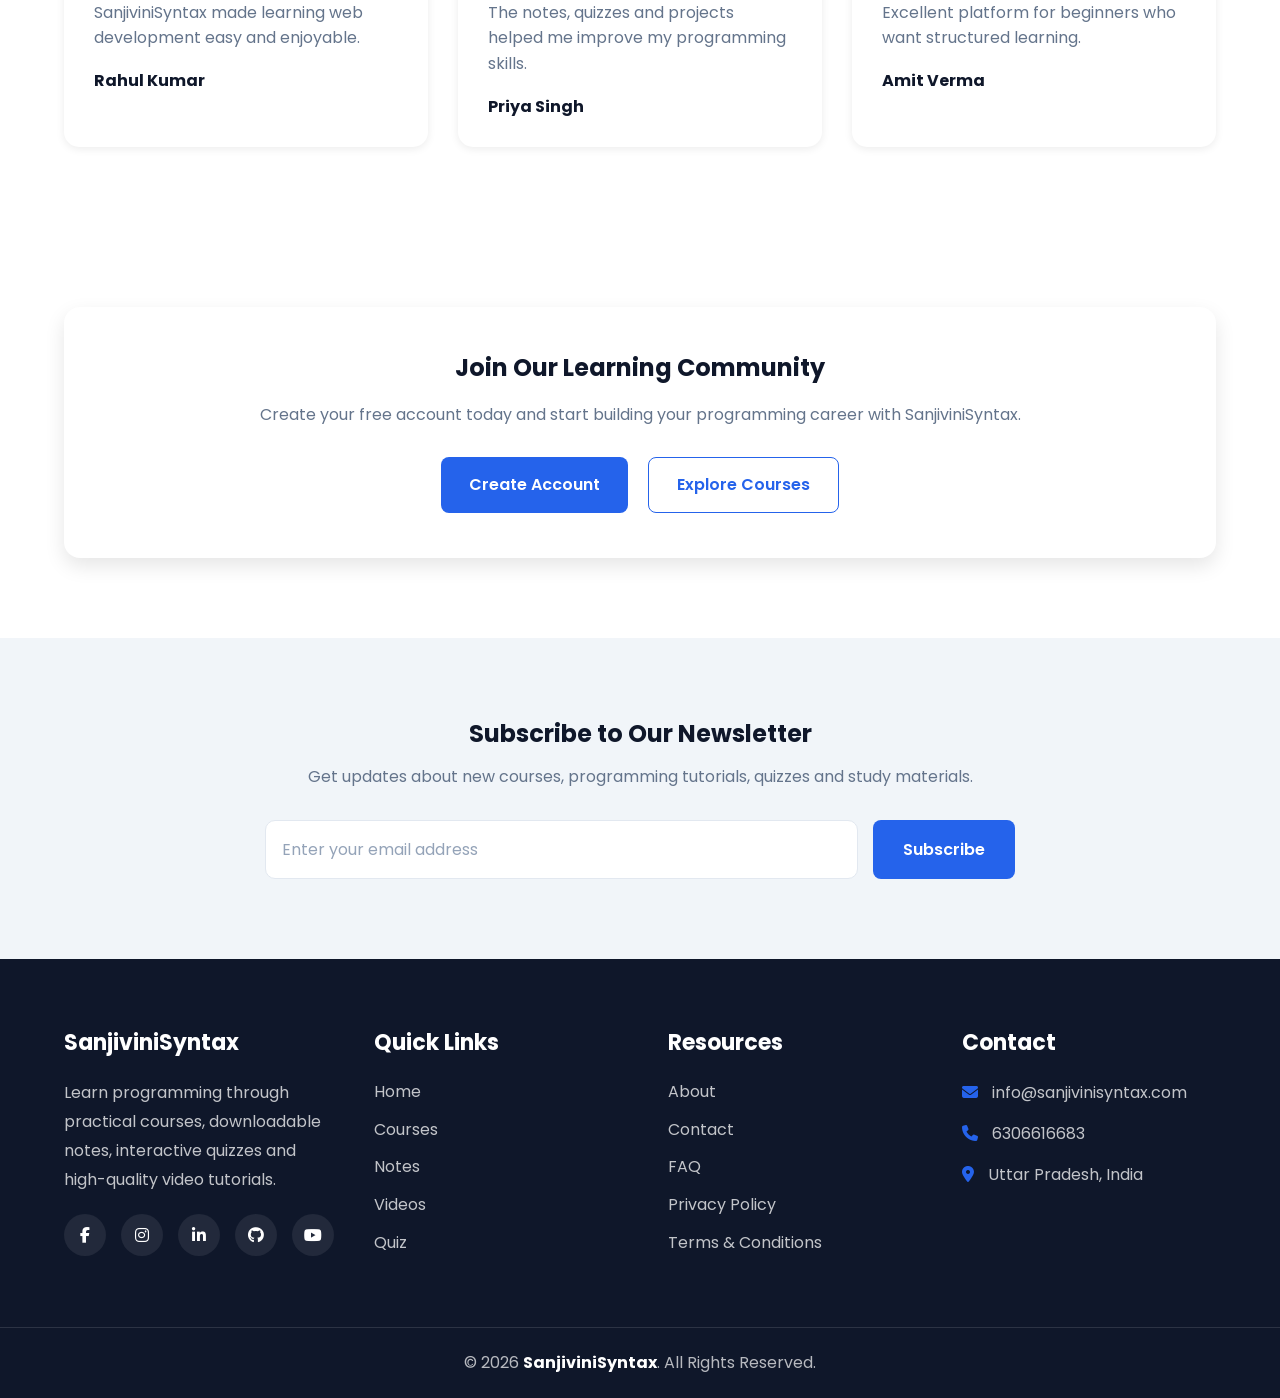
<file: faq.html>
<!DOCTYPE html>
<html lang="en">

<head>

    <meta charset="UTF-8">

    <meta http-equiv="X-UA-Compatible"
        content="IE=edge">

    <meta name="viewport"
        content="width=device-width, initial-scale=1.0">

    <title>FAQ | SanjiviniSyntax</title>

    <!-- Favicon -->

    <link rel="shortcut icon"
        href="favicon.ico"
        type="image/x-icon">

    <!-- Google Fonts -->

    <link rel="preconnect"
        href="https://fonts.googleapis.com">

    <link rel="preconnect"
        href="https://fonts.gstatic.com"
        crossorigin>

    <link href="https://fonts.googleapis.com/css2?family=Poppins:wght@300;400;500;600;700&display=swap"
        rel="stylesheet">

    <!-- Font Awesome -->

    <link rel="stylesheet"
        href="https://cdnjs.cloudflare.com/ajax/libs/font-awesome/6.7.2/css/all.min.css">

    <!-- Main CSS -->

    <link rel="stylesheet"
        href="css/style.css">

</head>

<body>





   <!-- Header -->

    <header class="header">

        <div class="container">

            <a href="index.html"
                class="logo">

                <img src="images/logo/logo.png"
                    alt="SanjiviniSyntax Logo">

                <span>SanjiviniSyntax</span>

            </a>

            <nav class="navbar">

                <ul class="nav-links">

                    <li><a href="index.html">Home</a></li>

                    <li><a href="courses.html">Courses</a></li>

                    <li><a href="notes.html">Notes</a></li>

                    <li><a href="videos.html">Videos</a></li>

                    <li><a href="quiz.html">Quiz</a></li>

                    

                    <li><a href="about.html">About</a></li>

                    <li><a href="contact.html">Contact</a></li>

                </ul>

            </nav>

            <div class="nav-buttons">

                

                <a href="login.html"
                    class="btn login-btn">

                    Login

                </a>

                <a href="register.html"
                    class="btn register-btn">

                    Register

                </a>

            </div>

            <div class="menu-toggle">

                <i class="fa-solid fa-bars"></i>

            </div>

        </div>

    </header>





    <!-- Hero -->

    <section class="page-hero">

        <div class="container">

            <h1>

                Frequently Asked Questions

            </h1>

            <p>

                Find answers to the most commonly asked
                questions about SanjiviniSyntax.

            </p>

        </div>

    </section>





    <!-- FAQ category -->

    <section class="faq-category">

        <div class="container">

            <div class="section-title">

                <h2>

                    Browse by Category

                </h2>

            </div>

            <div class="category-grid">

                <button class="category-btn">

                    General

                </button>

                <button class="category-btn">

                    Courses

                </button>

                <button class="category-btn">

                    Notes

                </button>

                <button class="category-btn">

                    Videos

                </button>

                <button class="category-btn">

                    Quiz

                </button>

                <button class="category-btn">

                    Account

                </button>

            </div>

        </div>

    </section>





    <!-- FAQ Section -->

    <section class="faq-section">

        <div class="container">

            <div class="faq-container">

                                <!-- FAQ Item 1 -->

                <div class="faq-item">

                    <div class="faq-question">

                        <h3>

                            What is SanjiviniSyntax?

                        </h3>

                        <i class="fa-solid fa-plus"></i>

                    </div>

                    <div class="faq-answer">

                        <p>

                            SanjiviniSyntax is an online learning platform
                            that provides programming courses, notes,
                            quizzes and video tutorials.

                        </p>

                    </div>

                </div>





                <!-- FAQ Item 2 -->

                <div class="faq-item">

                    <div class="faq-question">

                        <h3>

                            How do I create an account?

                        </h3>

                        <i class="fa-solid fa-plus"></i>

                    </div>

                    <div class="faq-answer">

                        <p>

                            Click on the Register button, fill in your
                            details and create your free account.

                        </p>

                    </div>

                </div>





                <!-- FAQ Item 3 -->

                <div class="faq-item">

                    <div class="faq-question">

                        <h3>

                            Are the courses free?

                        </h3>

                        <i class="fa-solid fa-plus"></i>

                    </div>

                    <div class="faq-answer">

                        <p>

                            We provide both free and premium learning
                            resources depending on the course.

                        </p>

                    </div>

                </div>





                <!-- FAQ Item 4 -->

                <div class="faq-item">

                    <div class="faq-question">

                        <h3>

                            Can I download PDF notes?

                        </h3>

                        <i class="fa-solid fa-plus"></i>

                    </div>

                    <div class="faq-answer">

                        <p>

                            Yes, semester-wise notes are available for
                            download after login.

                        </p>

                    </div>

                </div>





                <!-- FAQ Item 5 -->

                <div class="faq-item">

                    <div class="faq-question">

                        <h3>

                            How do quizzes work?

                        </h3>

                        <i class="fa-solid fa-plus"></i>

                    </div>

                    <div class="faq-answer">

                        <p>

                            Choose a quiz category, answer the questions
                            and view your score instantly.

                        </p>

                    </div>

                </div>





                <!-- FAQ Item 6 -->

                <div class="faq-item">

                    <div class="faq-question">

                        <h3>

                            Will I receive a certificate?

                        </h3>

                        <i class="fa-solid fa-plus"></i>

                    </div>

                    <div class="faq-answer">

                        <p>

                            Certificates are available after completing
                            eligible courses and assessments.

                        </p>

                    </div>

                </div>





                <!-- FAQ Item 7 -->

                <div class="faq-item">

                    <div class="faq-question">

                        <h3>

                            How can I reset my password?

                        </h3>

                        <i class="fa-solid fa-plus"></i>

                    </div>

                    <div class="faq-answer">

                        <p>

                            Use the "Forgot Password" option on the login
                            page to reset your password.

                        </p>

                    </div>

                </div>





                <!-- FAQ Item 8 -->

                <div class="faq-item">

                    <div class="faq-question">

                        <h3>

                            Can I access the website on mobile?

                        </h3>

                        <i class="fa-solid fa-plus"></i>

                    </div>

                    <div class="faq-answer">

                        <p>

                            Yes, SanjiviniSyntax is fully responsive and
                            works on desktops, tablets and smartphones.

                        </p>

                    </div>

                </div>

            </div>

        </div>

    </section>





   <!-- FAQ Highlights -->

    <section class="faq-highlights">

        <div class="container">

            <div class="highlight-grid">

                <div class="highlight-card">

                    <i class="fa-solid fa-book-open"></i>

                    <h3>

                        10+ Courses

                    </h3>

                </div>

                <div class="highlight-card">

                    <i class="fa-solid fa-file-pdf"></i>

                    <h3>

                        50+ Notes

                    </h3>

                </div>

                <div class="highlight-card">

                    <i class="fa-solid fa-circle-play"></i>

                    <h3>

                        100+ Videos

                    </h3>

                </div>

                <div class="highlight-card">

                    <i class="fa-solid fa-award"></i>

                    <h3>

                        Certificates

                    </h3>

                </div>

            </div>

        </div>

    </section>

        <!-- Still Need Help -->

    <section class="help-section">

        <div class="container">

            <div class="section-title">

                <h2>

                    Still Need Help?

                </h2>

                <p>

                    If you couldn't find the answer,
                    our support team is here to help.

                </p>

            </div>

            <div class="help-grid">

                <div class="help-card">

                    <i class="fa-solid fa-envelope"></i>

                    <h3>

                        Email Support

                    </h3>

                    <p>

                        Send your questions anytime and
                        we'll get back to you as soon as possible.

                    </p>

                    <a href="contact.html"
                        class="btn secondary-btn">

                        Contact Us

                    </a>

                </div>

                <div class="help-card">

                    <i class="fa-solid fa-comments"></i>

                    <h3>

                        Live Assistance

                    </h3>

                    <p>

                        Reach our support team for quick
                        guidance regarding courses and quizzes.

                    </p>

                    <a href="contact.html"
                        class="btn secondary-btn">

                        Get Support

                    </a>

                </div>

                <div class="help-card">

                    <i class="fa-solid fa-book"></i>

                    <h3>

                        Learning Guide

                    </h3>

                    <p>

                        Explore tutorials, notes and
                        learning resources available on our platform.

                    </p>

                    <a href="courses.html"
                        class="btn secondary-btn">

                        View Courses

                    </a>

                </div>

            </div>

        </div>

    </section>





    <!-- Student Reviews -->

    <section class="student-reviews">

        <div class="container">

            <div class="section-title">

                <h2>

                    Student Reviews

                </h2>

            </div>

            <div class="review-grid">

                <div class="review-card">

                    <i class="fa-solid fa-quote-left"></i>

                    <p>

                        The FAQ section answered almost all of my
                        questions before I even contacted support.

                    </p>

                    <h4>

                        Rahul Kumar

                    </h4>

                </div>

                <div class="review-card">

                    <i class="fa-solid fa-quote-left"></i>

                    <p>

                        Very helpful platform with clear explanations
                        and excellent learning resources.

                    </p>

                    <h4>

                        Priya Singh

                    </h4>

                </div>

                <div class="review-card">

                    <i class="fa-solid fa-quote-left"></i>

                    <p>

                        Support is quick and the website is
                        beginner friendly.

                    </p>

                    <h4>

                        Amit Verma

                    </h4>

                </div>

            </div>

        </div>

    </section>





    <!-- Contact Information -->

    <section class="faq-contact">

        <div class="container">

            <div class="contact-grid">

                <div class="contact-card">

                    <i class="fa-solid fa-envelope"></i>

                    <h3>

                        Email

                    </h3>

                    <p>

                        <a href="mailto:tiwariavinashmani59@gmail.com">info@sanjivinisyntax.com</a>

                    </p>

                    
                </div>

                <div class="contact-card">

                    <i class="fa-solid fa-phone"></i>

                    <h3>

                        Phone

                    </h3>

                    <p>

                        <a href="tel:+916306616683">6306616683</a>

                    </p>

                </div>

                <div class="contact-card">

                    <i class="fa-solid fa-location-dot"></i>

                    <h3>

                        Address

                    </h3>

                    <p>

                        Uttar Pradesh, India

                    </p>

                </div>

            </div>

        </div>

    </section>





    <!-- Call To Action -->

    <section class="faq-cta">

        <div class="container">

            <div class="cta-box">

                <h2>

                    Ready to Start Learning?

                </h2>

                <p>

                    Join SanjiviniSyntax today and access
                    courses, notes, quizzes and videos.

                </p>

                <div class="cta-buttons">

                    <a href="register.html"
                        class="btn primary-btn">

                        Create Account

                    </a>

                    <a href="courses.html"
                        class="btn secondary-btn">

                        Browse Courses

                    </a>

                </div>

            </div>

        </div>

    </section>

        <!-- Newsletter -->

    <section class="newsletter">

        <div class="container">

            <div class="newsletter-content">

                <h2>

                    Subscribe to Our Newsletter

                </h2>

                <p>

                    Get the latest updates about programming
                    courses, notes, quizzes and tutorials
                    directly in your inbox.

                </p>

                <form class="newsletter-form">

                    <input
                        type="email"
                        placeholder="Enter your email address"
                        required>

                    <button
                        type="submit"
                        class="btn primary-btn">

                        Subscribe

                    </button>

                </form>

            </div>

        </div>

    </section>





    <!-- Footer -->

    <footer class="footer">

        <div class="container footer-container">

            <!-- About -->

            <div class="footer-box">

                <h3>

                    SanjiviniSyntax

                </h3>

                <p>

                    Learn programming with practical courses,
                    downloadable notes, interactive quizzes
                    and high-quality video tutorials.

                </p>

                <div class="social-links">

                    <a href="https://www.facebook.com/avinashmani.tiwari.7">
                        <i class="fab fa-facebook-f"></i>
                    </a>

                    <a href="https://www.instagram.com/avinashmanitiwari?igsh=cGVra3g1dnJsM3B3">
                        <i class="fab fa-instagram"></i>
                    </a>

                    <a href="https://www.linkedin.com/in/avinash-mani-tripathi-502748303">
                        <i class="fab fa-linkedin-in"></i>
                    </a>

                    <a href="https://github.com/AvinashManiTiwari">
                        <i class="fab fa-github"></i>
                    </a>

                    <a href="https://youtube.com/@avinashmanitripathi-sn?si=5_tCPhPoe6gkBwIs">
                        <i class="fab fa-youtube"></i>
                    </a>

                </div>
            </div>





            <!-- Quick Links -->

            <div class="footer-box">

                <h3>

                    Quick Links

                </h3>

                <ul>

                    <li><a href="index.html">Home</a></li>

                    <li><a href="courses.html">Courses</a></li>

                    <li><a href="notes.html">Notes</a></li>

                    <li><a href="videos.html">Videos</a></li>

                    <li><a href="quiz.html">Quiz</a></li>

                    

                </ul>

            </div>





            <!-- Resources -->

            <div class="footer-box">

                <h3>

                    Resources

                </h3>

                <ul>

                    <li><a href="about.html">About</a></li>

                    <li><a href="contact.html">Contact</a></li>

                    <li><a href="faq.html">FAQ</a></li>

                    <li>

                        <a href="privacy-policy.html">

                            Privacy Policy

                        </a>

                    </li>

                    <li>

                        <a href="terms-and-conditions.html">

                            Terms & Conditions

                        </a>

                    </li>

                </ul>

            </div>





            <!-- Contact -->

            <div class="footer-box">

                <h3>

                    Contact

                </h3>

                <p>
                    <i class="fas fa-envelope"></i>
                    <a href="mailto:tiwariavinashmani59@gmail.com">info@sanjivinisyntax.com</a>
                    <!-- info@sanjivinisyntax.com -->
                </p>

                <p>
                    <i class="fas fa-phone"></i>
                    <a href="tel:+916306616683">6306616683</a>
                    <!-- +91 6306616683 -->
                </p>

                <p>
                    <i class="fas fa-location-dot"></i>
                    Uttar Pradesh, India
                </p>

            </div>

        </div>





        <!-- Footer Bottom -->

        <div class="footer-bottom">

            <div class="container">

                <p>

                    © 2026
                    <strong>SanjiviniSyntax</strong>.
                    All Rights Reserved.

                </p>

            </div>

        </div>

    </footer>





    <!-- Javascript Files -->

    <script src="js/utils.js"></script>
    <script src="js/menu.js"></script>
    
    <script src="js/app.js"></script>
    <script src="js/auth.js"></script>
    

</body>

</html>
</file>
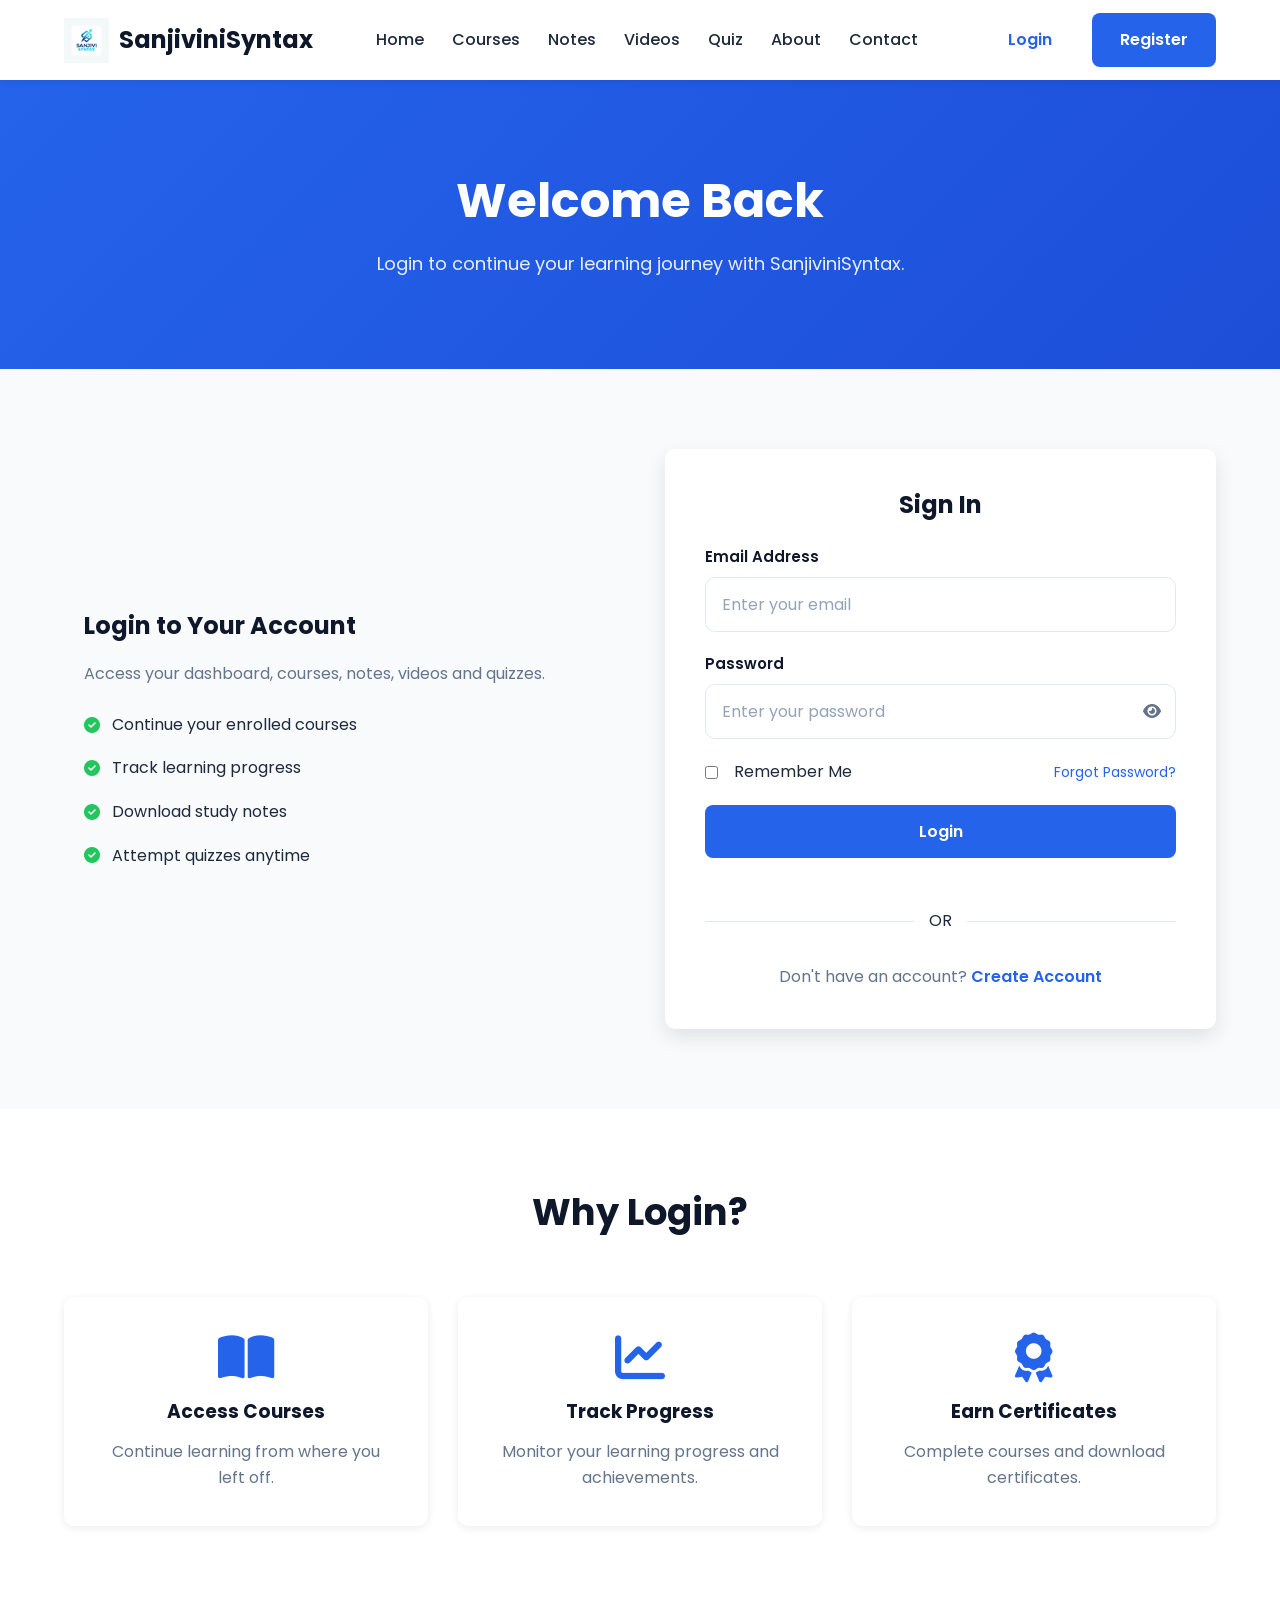
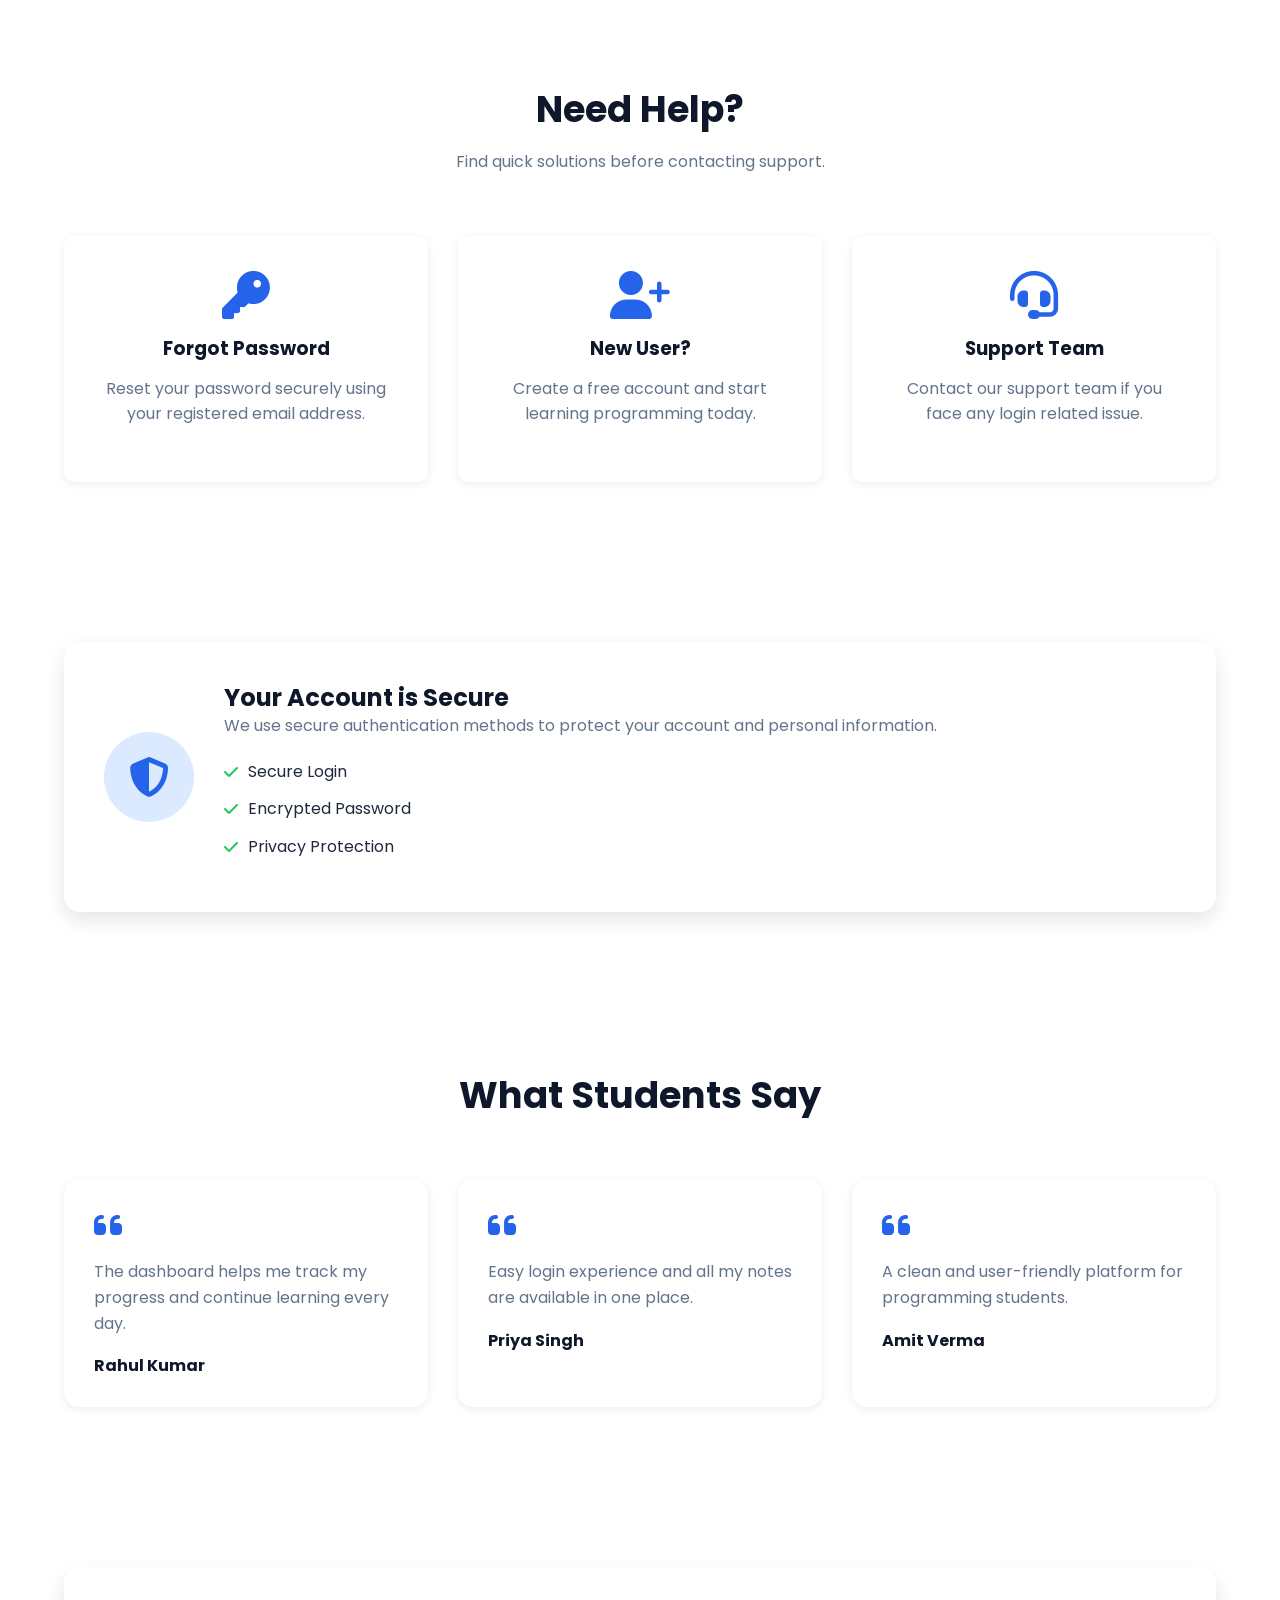
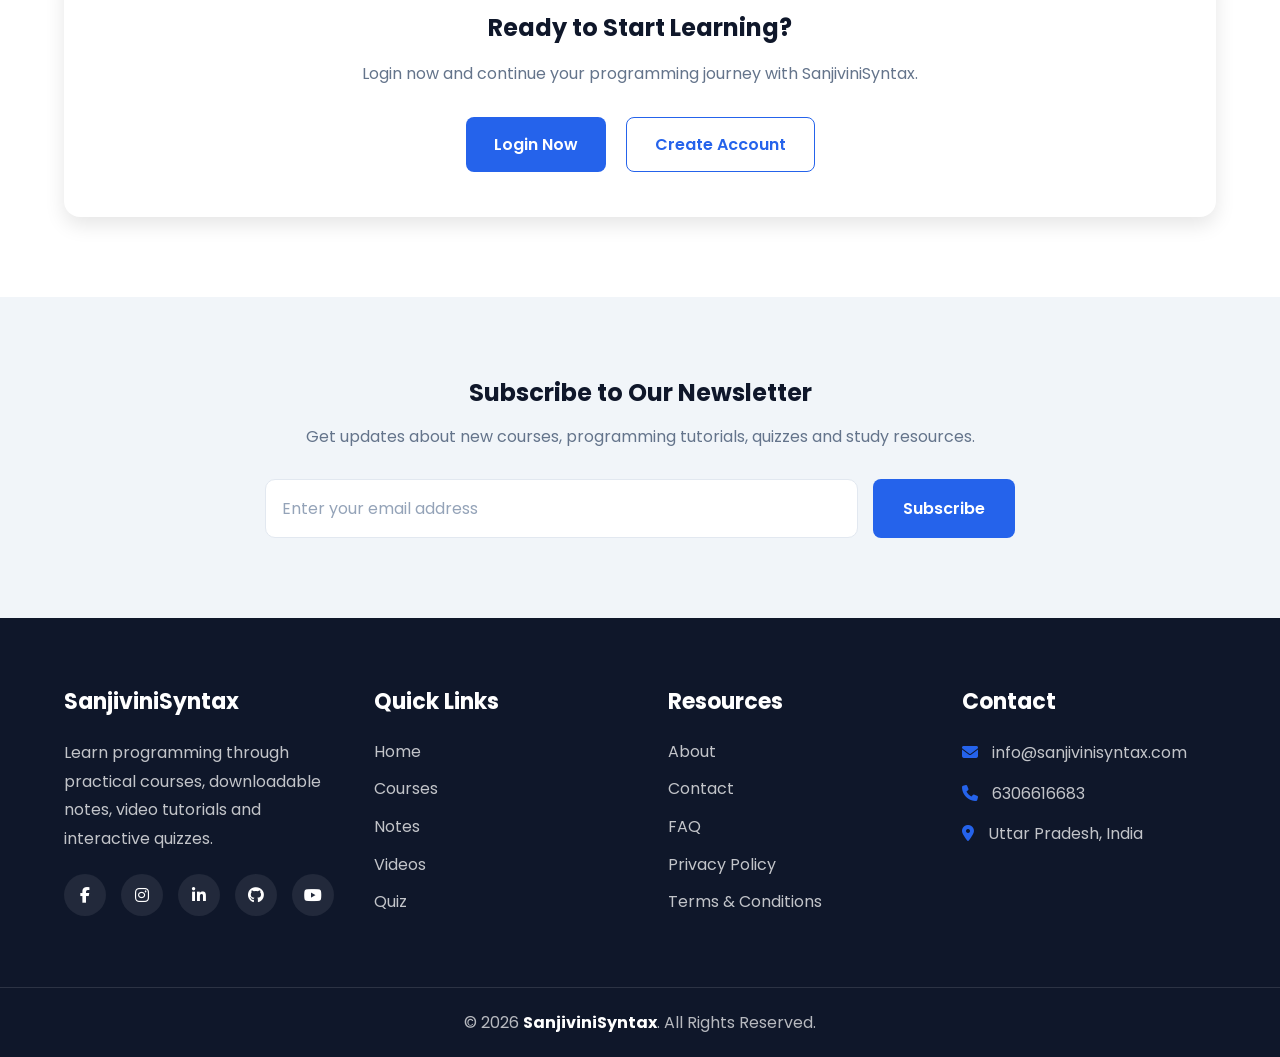
<file: login.html>
<!DOCTYPE html>
<html lang="en">

<head>

    <meta charset="UTF-8">

    <meta http-equiv="X-UA-Compatible"
        content="IE=edge">

    <meta name="viewport"
        content="width=device-width, initial-scale=1.0">

    <title>Login | SanjiviniSyntax</title>

    <!-- Favicon -->

    <link rel="shortcut icon"
        href="favicon.ico"
        type="image/x-icon">

    <!-- Google Fonts -->

    <link rel="preconnect"
        href="https://fonts.googleapis.com">

    <link rel="preconnect"
        href="https://fonts.gstatic.com"
        crossorigin>

    <link href="https://fonts.googleapis.com/css2?family=Poppins:wght@300;400;500;600;700&display=swap"
        rel="stylesheet">

    <!-- Font Awesome -->

    <link rel="stylesheet"
        href="https://cdnjs.cloudflare.com/ajax/libs/font-awesome/6.7.2/css/all.min.css">

    <!-- Main CSS -->

    <link rel="stylesheet"
        href="css/style.css">

</head>

<body>





    <!-- Header -->

    <header class="header">

        <div class="container">

            <a href="index.html"
                class="logo">

                <img src="images/logo/logo.png"
                    alt="SanjiviniSyntax Logo">

                <span>SanjiviniSyntax</span>

            </a>

            <nav class="navbar">

                <ul class="nav-links">

                    <li><a href="index.html">Home</a></li>

                    <li><a href="courses.html">Courses</a></li>

                    <li><a href="notes.html">Notes</a></li>

                    <li><a href="videos.html">Videos</a></li>

                    <li><a href="quiz.html">Quiz</a></li>

                    

                    <li><a href="about.html">About</a></li>

                    <li><a href="contact.html">Contact</a></li>



                </ul>

            </nav>

            <div class="nav-buttons">

                

                <a href="login.html"
                    class="btn login-btn active">

                    Login

                </a>

                <a href="register.html"
                    class="btn register-btn">

                    Register

                </a>

                <a href="#" id="logoutBtn" class="btn login-btn">Logout</a>

            </div>

            <div class="menu-toggle">

                <i class="fa-solid fa-bars"></i>

            </div>

        </div>

    </header>





    <!-- Login Hero -->

    <section class="page-hero">

        <div class="container">

            <h1>

                Welcome Back

            </h1>

            <p>

                Login to continue your learning journey with
                SanjiviniSyntax.

            </p>

        </div>

    </section>





    <!-- Login Section -->

    <section class="login-section">

        <div class="container">

            <div class="login-wrapper">




                <!-- Left Side -->

                <div class="login-content">

                    <h2>

                        Login to Your Account

                    </h2>

                    <p>

                        Access your dashboard, courses,
                        notes, videos and quizzes.

                    </p>

                    <ul class="login-features">

                        <li>

                            <i class="fa-solid fa-circle-check"></i>

                            Continue your enrolled courses

                        </li>

                        <li>

                            <i class="fa-solid fa-circle-check"></i>

                            Track learning progress

                        </li>

                        <li>

                            <i class="fa-solid fa-circle-check"></i>

                            Download study notes

                        </li>

                        <li>

                            <i class="fa-solid fa-circle-check"></i>

                            Attempt quizzes anytime

                        </li>

                    </ul>

                </div>





                <!-- Login Form -->

                <div class="login-form">

                    <h2>

                        Sign In

                    </h2>

                    <form id="loginForm">

                                                <!-- Email -->

                        <div class="form-group">

                            <label for="email">

                                Email Address

                            </label>

                            <input
                                type="email"
                                id="email"
                                placeholder="Enter your email"
                                required>

                        </div>





                        <!-- Password -->

                        <div class="form-group">

                            <label for="password">

                                Password

                            </label>

                            <div class="password-box">

                                <input
                                    type="password"
                                    id="password"
                                    placeholder="Enter your password"
                                    required>

                                <span class="toggle-password">

                                    <i class="fa-solid fa-eye"></i>

                                </span>

                            </div>

                        </div>





                        <!-- Remember & Forgot -->

                        <div class="login-options">

                            <label class="remember-me" for="remember-me">

                                <input
                                    type="checkbox"
                                    id="rememberMe">

                                Remember Me

                            </label>

                            <a href="#"
                                class="forgot-password">

                                Forgot Password?

                            </a>

                        </div>





                        <!-- Login Button -->

                        <button
                            type="submit"
                            class="btn primary-btn login-submit">

                            Login

                        </button>

                    </form>





                    <!-- Divider -->

                    <div class="login-divider">

                        <span>

                            OR

                        </span>

                    </div>
                        




                    <!-- Register Link -->

                    <div class="register-link">

                        <p>

                            Don't have an account?

                            <a href="register.html">

                                Create Account

                            </a>

                        </p>

                    </div>

                </div>

            </div>

        </div>

    </section>





    <!-- Login Benefits -->

    <section class="login-benefits">

        <div class="container">

            <div class="section-title">

                <h2>

                    Why Login?

                </h2>

            </div>

            <div class="benefits-grid">

                <div class="benefit-card">

                    <i class="fa-solid fa-book-open"></i>

                    <h3>

                        Access Courses

                    </h3>

                    <p>

                        Continue learning from where you left off.

                    </p>

                </div>

                <div class="benefit-card">

                    <i class="fa-solid fa-chart-line"></i>

                    <h3>

                        Track Progress

                    </h3>

                    <p>

                        Monitor your learning progress and achievements.

                    </p>

                </div>

                <div class="benefit-card">

                    <i class="fa-solid fa-award"></i>

                    <h3>

                        Earn Certificates

                    </h3>

                    <p>

                        Complete courses and download certificates.

                    </p>

                </div>

            </div>

        </div>

    </section>


        <!-- Login Help -->

    <section class="login-help">

        <div class="container">

            <div class="section-title">

                <h2>

                    Need Help?

                </h2>

                <p>

                    Find quick solutions before contacting support.

                </p>

            </div>

            <div class="help-grid">

                <div class="help-card">

                    <i class="fa-solid fa-key"></i>

                    <h3>

                        Forgot Password

                    </h3>

                    <p>

                        Reset your password securely using your
                        registered email address.

                    </p>

                </div>

                <div class="help-card">

                    <i class="fa-solid fa-user-plus"></i>

                    <h3>

                        New User?

                    </h3>

                    <p>

                        Create a free account and start learning
                        programming today.

                    </p>

                </div>

                <div class="help-card">

                    <i class="fa-solid fa-headset"></i>

                    <h3>

                        Support Team

                    </h3>

                    <p>

                        Contact our support team if you face any
                        login related issue.

                    </p>

                </div>

            </div>

        </div>

    </section>





    <!-- Account Security -->

    <section class="account-security">

        <div class="container">

            <div class="security-box">

                <div class="security-icon">

                    <i class="fa-solid fa-shield-halved"></i>

                </div>

                <div class="security-content">

                    <h2>

                        Your Account is Secure

                    </h2>

                    <p>

                        We use secure authentication methods to
                        protect your account and personal information.

                    </p>

                    <ul>

                        <li>

                            <i class="fa-solid fa-check"></i>

                            Secure Login

                        </li>

                        <li>

                            <i class="fa-solid fa-check"></i>

                            Encrypted Password

                        </li>

                        <li>

                            <i class="fa-solid fa-check"></i>

                            Privacy Protection

                        </li>

                    </ul>

                </div>

            </div>

        </div>

    </section>





    <!-- Student Review -->

    <section class="login-testimonials">

        <div class="container">

            <div class="section-title">

                <h2>

                    What Students Say

                </h2>

            </div>

            <div class="testimonial-grid">

                <div class="testimonial-card">

                    <i class="fa-solid fa-quote-left"></i>

                    <p>

                        The dashboard helps me track my progress
                        and continue learning every day.

                    </p>

                    <h4>

                        Rahul Kumar

                    </h4>

                </div>

                <div class="testimonial-card">

                    <i class="fa-solid fa-quote-left"></i>

                    <p>

                        Easy login experience and all my notes
                        are available in one place.

                    </p>

                    <h4>

                        Priya Singh

                    </h4>

                </div>

                <div class="testimonial-card">

                    <i class="fa-solid fa-quote-left"></i>

                    <p>

                        A clean and user-friendly platform for
                        programming students.

                    </p>

                    <h4>

                        Amit Verma

                    </h4>

                </div>

            </div>

        </div>

    </section>





<!-- Call To Action -->

    <section class="login-cta">

        <div class="container">

            <div class="cta-box">

                <h2>

                    Ready to Start Learning?

                </h2>

                <p>

                    Login now and continue your programming
                    journey with SanjiviniSyntax.

                </p>

                <div class="cta-buttons">

                    <a href="login.html"
                        class="btn primary-btn">

                        Login Now

                    </a>

                    <a href="register.html"
                        class="btn secondary-btn">

                        Create Account

                    </a>

                </div>

            </div>

        </div>

    </section>

        <!-- NewsLetter -->

    <section class="newsletter">

        <div class="container">

            <div class="newsletter-content">

                <h2>

                    Subscribe to Our Newsletter

                </h2>

                <p>

                    Get updates about new courses, programming
                    tutorials, quizzes and study resources.

                </p>

                <form class="newsletter-form">

                    <input
                        type="email"
                        placeholder="Enter your email address"
                        required>

                    <button
                        type="submit"
                        class="btn primary-btn">

                        Subscribe

                    </button>

                </form>

            </div>

        </div>

    </section>





    <!-- Footer -->

    <footer class="footer">

        <div class="container footer-container">

            <!-- About -->

            <div class="footer-box">

                <h3>

                    SanjiviniSyntax

                </h3>

                <p>

                    Learn programming through practical courses,
                    downloadable notes, video tutorials and
                    interactive quizzes.

                </p>

                <div class="social-links">

                    <a href="https://www.facebook.com/avinashmani.tiwari.7">
                        <i class="fab fa-facebook-f"></i>
                    </a>

                    <a href="https://www.instagram.com/avinashmanitiwari?igsh=cGVra3g1dnJsM3B3">
                        <i class="fab fa-instagram"></i>
                    </a>

                    <a href="https://www.linkedin.com/in/avinash-mani-tripathi-502748303">
                        <i class="fab fa-linkedin-in"></i>
                    </a>

                    <a href="https://github.com/AvinashManiTiwari">
                        <i class="fab fa-github"></i>
                    </a>

                    <a href="https://youtube.com/@avinashmanitripathi-sn?si=5_tCPhPoe6gkBwIs">
                        <i class="fab fa-youtube"></i>
                    </a>

                </div>

            </div>





            <!-- Quick Links -->

            <div class="footer-box">

                <h3>

                    Quick Links

                </h3>

                <ul>

                    <li><a href="index.html">Home</a></li>

                    <li><a href="courses.html">Courses</a></li>

                    <li><a href="notes.html">Notes</a></li>

                    <li><a href="videos.html">Videos</a></li>

                    <li><a href="quiz.html">Quiz</a></li>

                    

                </ul>

            </div>





            <!-- Resources -->

            <div class="footer-box">

                <h3>

                    Resources

                </h3>

                <ul>

                    <li><a href="about.html">About</a></li>

                    <li><a href="contact.html">Contact</a></li>

                    <li><a href="faq.html">FAQ</a></li>

                    <li>

                        <a href="privacy-policy.html">

                            Privacy Policy

                        </a>

                    </li>

                    <li>

                        <a href="terms-and-conditions.html">

                            Terms & Conditions

                        </a>

                    </li>

                </ul>

            </div>





            <!-- Contact -->

            <div class="footer-box">

                <h3>

                    Contact

                </h3>

                <p>
                    <i class="fas fa-envelope"></i>
                    <a href="mailto:tiwariavinashmani59@gmail.com">info@sanjivinisyntax.com</a>
                    <!-- info@sanjivinisyntax.com -->
                </p>

                <p>
                    <i class="fas fa-phone"></i>
                    <a href="tel:+916306616683">6306616683</a>
                    <!-- +91 6306616683 -->
                </p>


                 <p>

                    <i class="fa-solid fa-location-dot"></i>

                    Uttar Pradesh, India

                </p>

                

            </div>

        </div>





        <!-- Footer Bottom -->

        <div class="footer-bottom">

            <div class="container">

                <p>

                    © 2026
                    <strong>SanjiviniSyntax</strong>.
                    All Rights Reserved.

                </p>

            </div>

        </div>

    </footer>





    <!-- Java Script Files -->

    <script src="js/utils.js"></script>
    <script src="js/menu.js"></script>
    
    <script src="js/login.js"></script>
    <script src="js/logout.js"></script>
    

    <!-- Login Script -->

    <script src="js/app.js"></script>

</body>

</html>
</file>
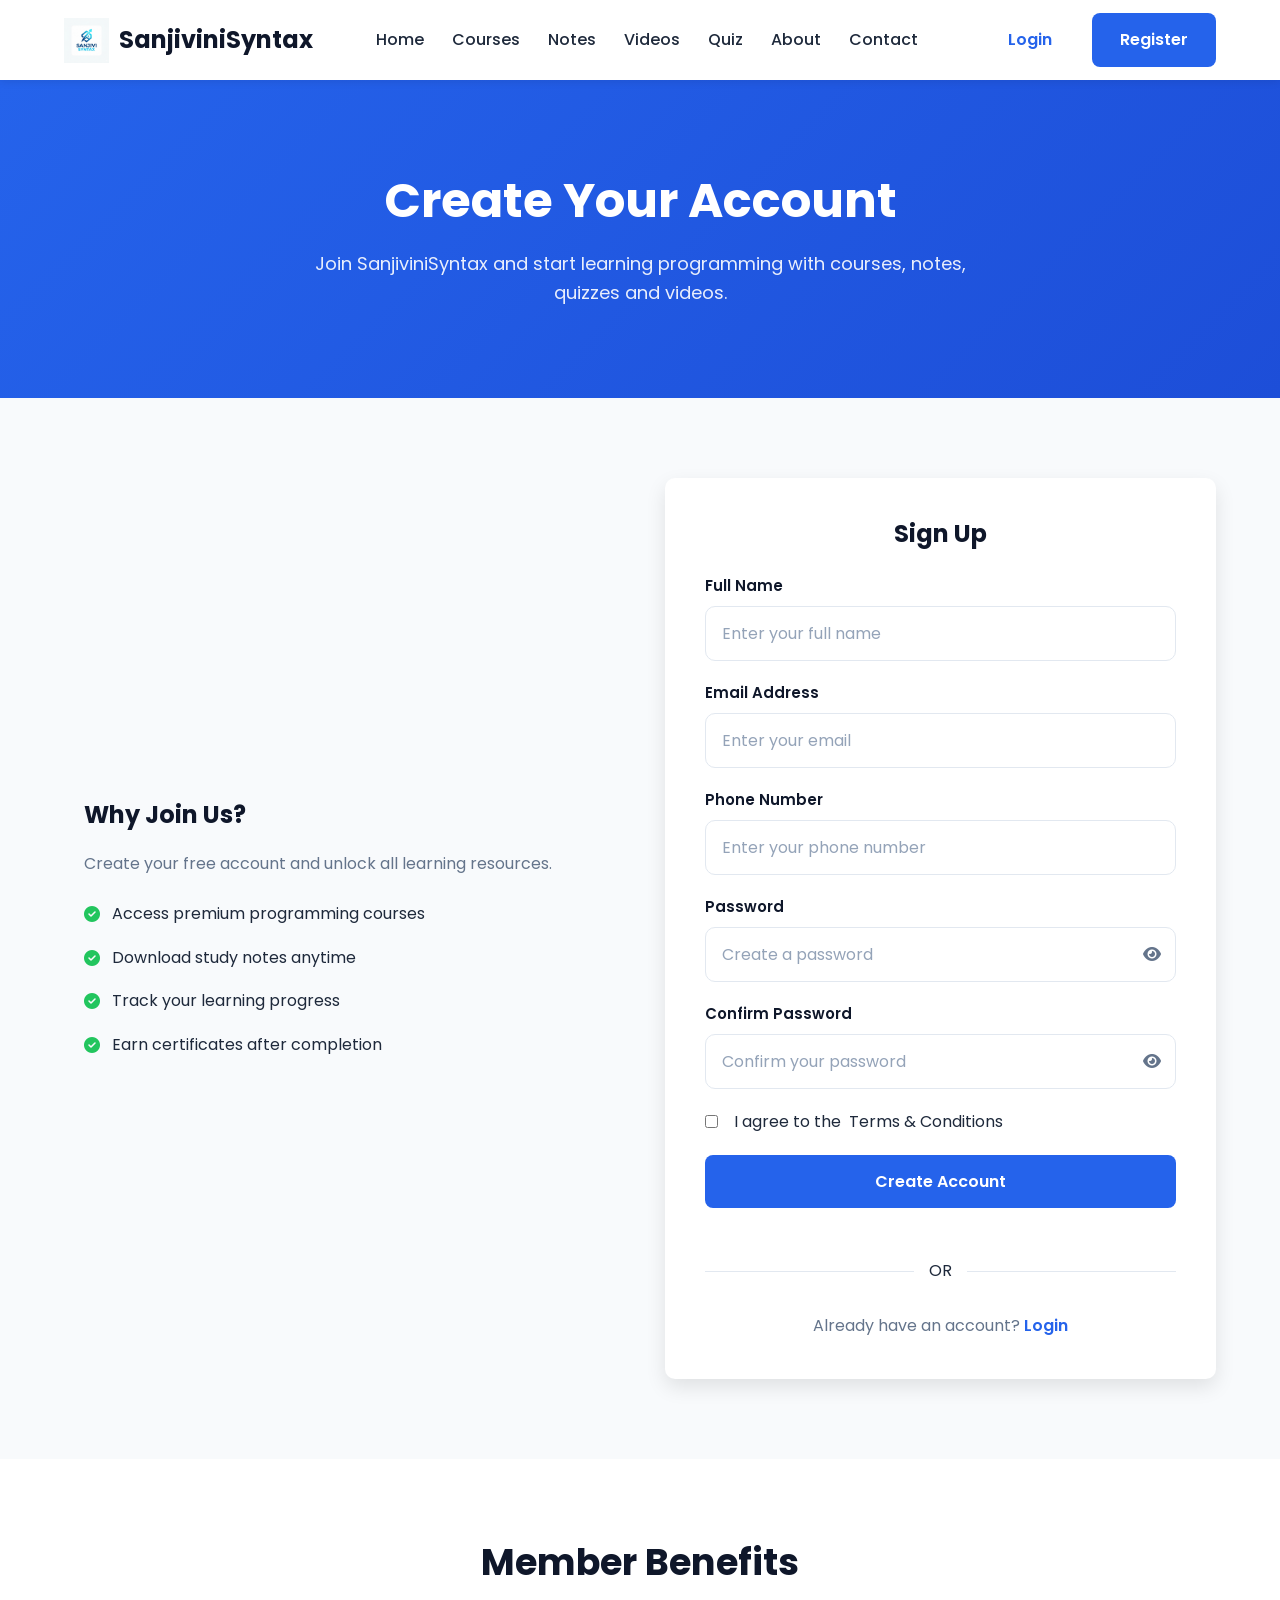
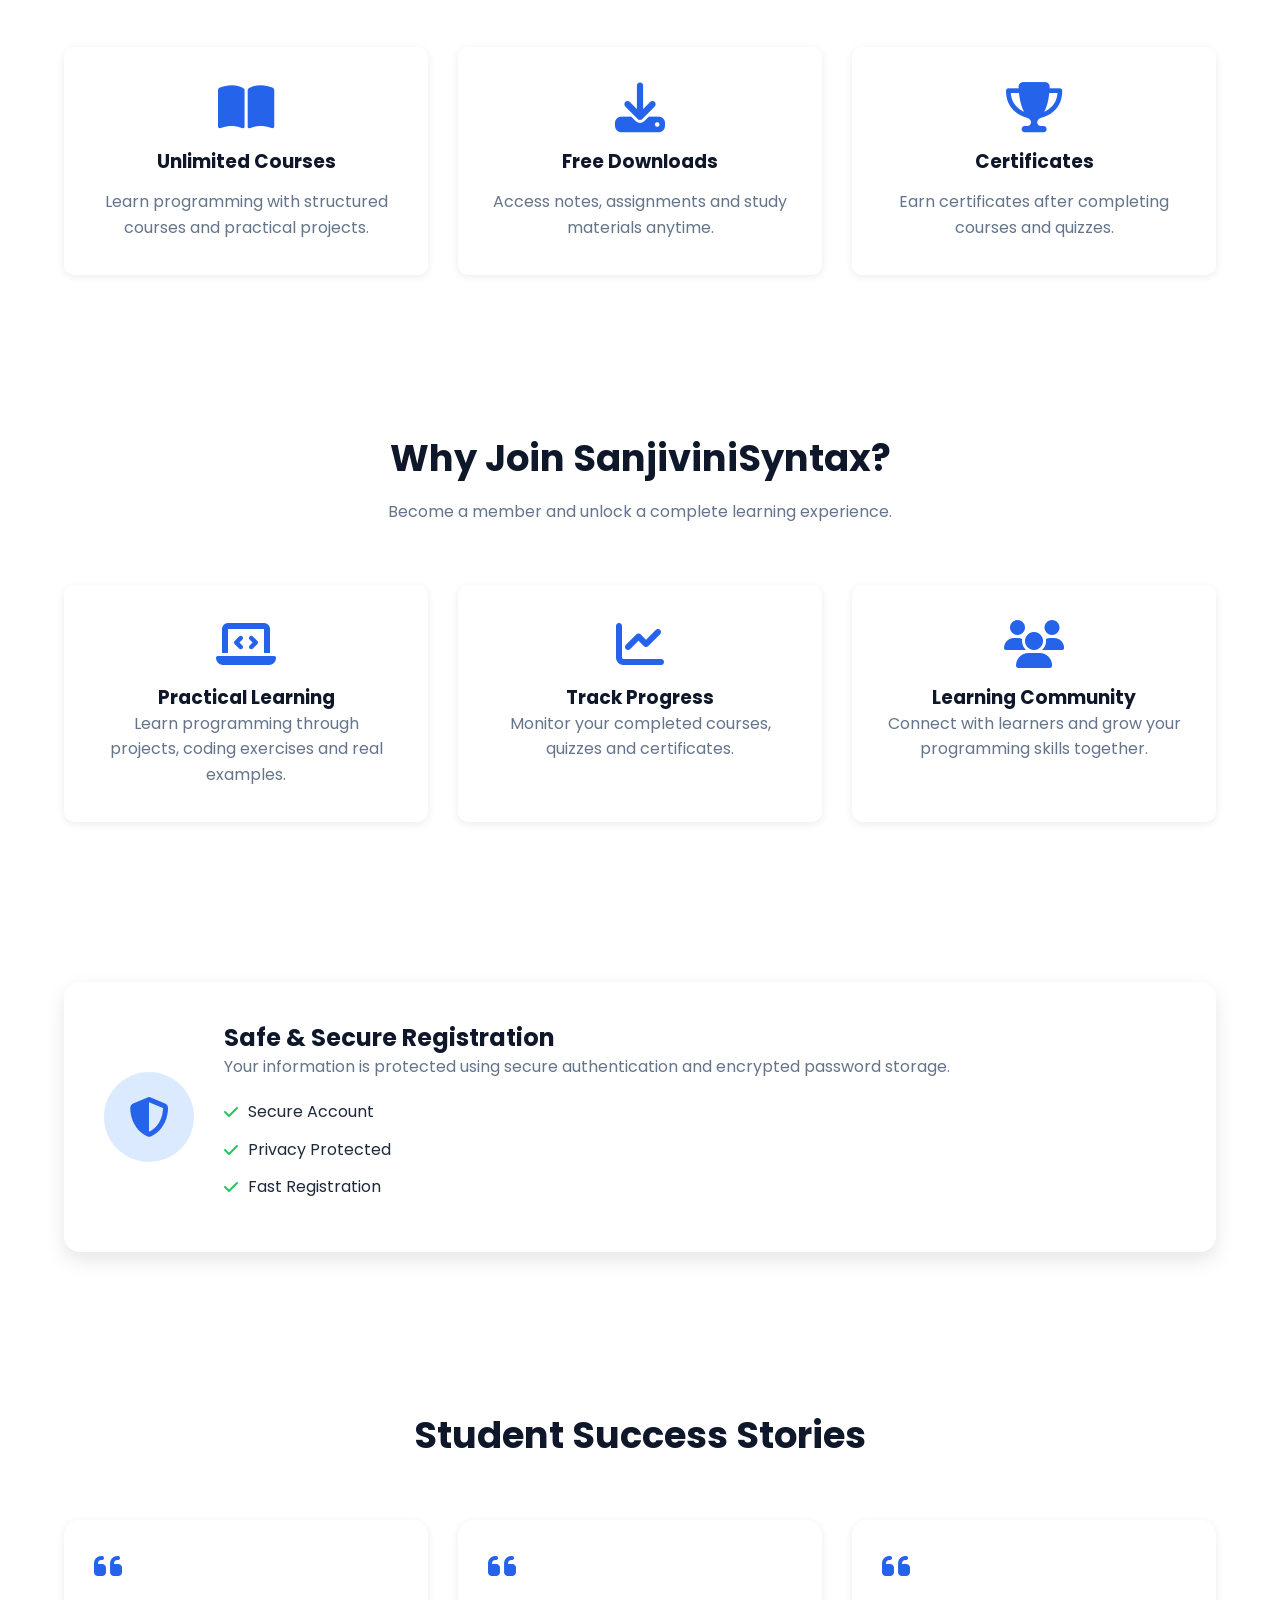
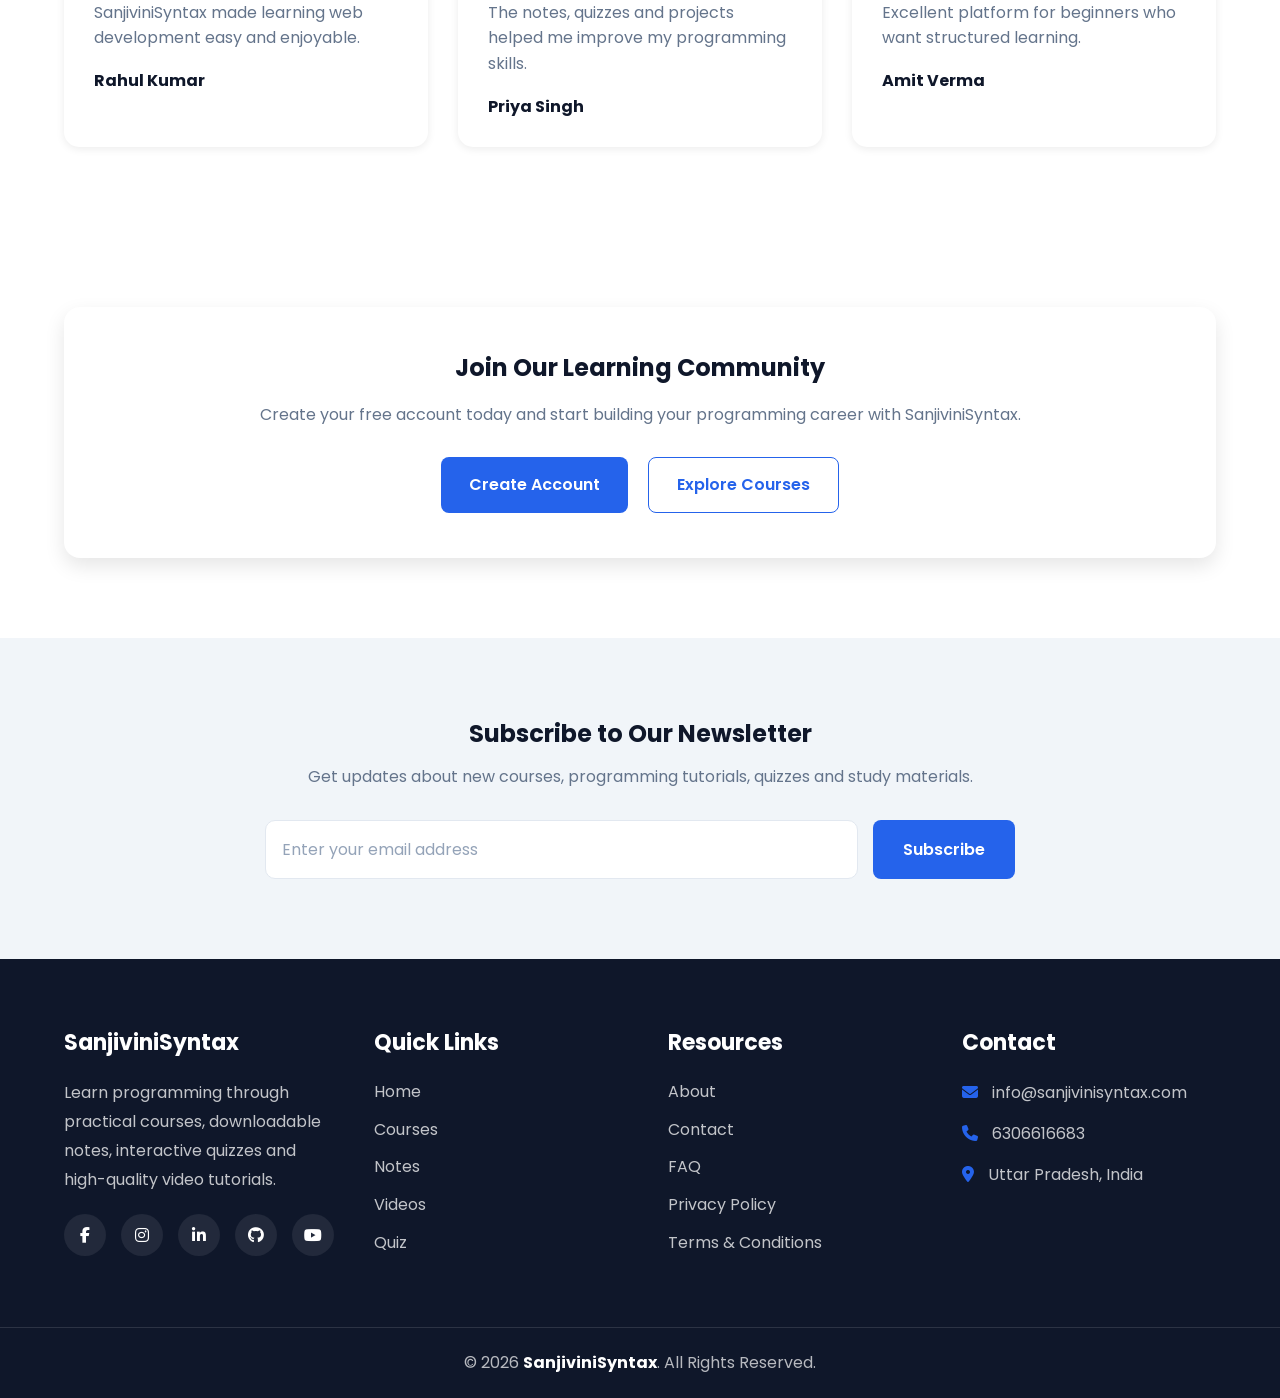
<file: notes.html>
<!DOCTYPE html>
<html lang="en">

<head>

    <meta charset="UTF-8">
    <meta http-equiv="X-UA-Compatible" content="IE=edge">
    <meta name="viewport" content="width=device-width, initial-scale=1.0">

    <title>Notes | SanjiviniSyntax</title>

    <!-- Favicon -->
    <link rel="shortcut icon" href="favicon.ico" type="image/x-icon">

    <!-- Google Fonts -->
    <link rel="preconnect" href="https://fonts.googleapis.com">
    <link rel="preconnect" href="https://fonts.gstatic.com" crossorigin>

    <link href="https://fonts.googleapis.com/css2?family=Poppins:wght@300;400;500;600;700&display=swap"
        rel="stylesheet">

    <!-- Font Awesome -->
    <link rel="stylesheet"
        href="https://cdnjs.cloudflare.com/ajax/libs/font-awesome/6.7.2/css/all.min.css">

    <!-- Main CSS -->
    <link rel="stylesheet" href="css/style.css">

</head>

<body>

    <!-- Header -->

    <header class="header">

        <div class="container">

            <a href="index.html" class="logo">

                <img src="images/logo/logo.png" alt="SanjiviniSyntax Logo">

                <span>SanjiviniSyntax</span>

            </a>

            <nav class="navbar">

                <ul class="nav-links">

                    <li><a href="index.html">Home</a></li>

                    <li><a href="courses.html">Courses</a></li>

                    <li><a href="notes.html" class="active">Notes</a></li>

                    <li><a href="videos.html">Videos</a></li>

                    <li><a href="quiz.html">Quiz</a></li>

                    

                    <li><a href="about.html">About</a></li>

                    <li><a href="contact.html">Contact</a></li>

                </ul>

            </nav>

            <div class="nav-buttons">

                

                <a href="login.html" class="btn login-btn">

                    Login

                </a>

                <a href="register.html" class="btn register-btn">

                    Register

                </a>

            </div>

            <div class="menu-toggle">

                <i class="fa-solid fa-bars"></i>

            </div>

        </div>

    </header>





    <!-- Page Hero -->

    <section class="page-hero">

        <div class="container">

            <h1>Study Notes</h1>

            <p>

                Download semester-wise notes, handwritten PDFs,
                important questions and revision material for free.

            </p>

        </div>

    </section>











    <!-- Notes Section -->

    <section class="notes-page">

        <div class="container">

            <div class="section-title">

                <h2>Latest Notes</h2>

                <p>

                    Download high-quality study material prepared for students.

                </p>

            </div>

            <div class="notes-grid">

                                <!-- Note Card 1 -->

                <div class="note-card">

                    <img src="images/notes/html course.png" alt="HTML Notes">

                    <div class="note-content">

                        <span class="note-semester">Semester 1</span>

                        <h3>HTML Complete Notes</h3>

                        <p>
                            Complete HTML notes with examples and interview questions.
                        </p>


                        <a href="pdf/semester-1/HTML Cheatsheet.pdf"
                            class="btn primary-btn">

                            Download

                        </a>

                    </div>

                </div>





                <!-- Note Card 2 -->

                <div class="note-card">

                    <img src="images/notes/css course.png" alt="CSS Notes">

                    <div class="note-content">

                        <span class="note-semester">Semester 1</span>

                        <h3>CSS Complete Notes</h3>

                        <p>
                            Learn selectors, Flexbox, Grid and responsive design.
                        </p>

                        

                        <a href="pdf/semester-1/CSS Cheatsheet.pdf"
                            class="btn primary-btn">

                            Download

                        </a>

                    </div>

                </div>





                <!-- Note Card 3 -->

                <div class="note-card">

                    <img src="images/notes/javascript course.png" alt="JavaScript Notes">

                    <div class="note-content">

                        <span class="note-semester">Semester 2</span>

                        <h3>JavaScript Notes</h3>

                        <p>

                            Modern JavaScript concepts with practical examples.

                        </p>

                        

                        <a href="pdf/semester-2/Java Cheatsheet.pdf"
                            class="btn primary-btn">

                            Download

                        </a>

                    </div>

                </div>





                <!-- Note Card 4 -->

                <div class="note-card">

                    <img src="images/notes/React course.png" alt="React Notes">

                    <div class="note-content">

                        <span class="note-semester">Semester 3</span>

                        <h3>React JS Notes</h3>

                        <p>

                            React fundamentals, Hooks and project notes.

                        </p>

                        

                        <a href="pdf/semester-3/react js notes.pdf"
                            class="btn primary-btn">

                            Download

                        </a>

                    </div>

                </div>





                <!-- Note Card 5 -->

                <div class="note-card">

                    <img src="images/notes/database management system.png" alt="DBMS Notes">

                    <div class="note-content">

                        <span class="note-semester">Semester 4</span>

                        <h3>DBMS Notes</h3>

                        <p>

                            SQL, ER Model, Transactions and Normalization.

                        </p>

                        

                        <a href="pdf/semester-4/DBMS notes_compressed.pdf"
                            class="btn primary-btn">

                            Download

                        </a>

                    </div>

                </div>





                <!-- Note Card 6 -->

                <div class="note-card">

                    <img src="images/notes/operating system course.png" alt="Operating System">

                    <div class="note-content">

                        <span class="note-semester">Semester 5</span>

                        <h3>Operating System Notes</h3>

                        <p>

                            Process, Threads, Deadlock and Memory Management.

                        </p>

                        

                        <a href="pdf/semester-5/Operating-System-.pdf"
                            class="btn primary-btn">

                            Download

                        </a>

                    </div>

                </div>





                <!-- Note Card 7 -->

                <div class="note-card">

                    <img src="images/notes/computer network course.png" alt="Computer Network">

                    <div class="note-content">

                        <span class="note-semester">Semester 6</span>

                        <h3>Computer Network Notes</h3>

                        <p>

                            OSI Model, TCP/IP, Routing and Network Security.

                        </p>

                        

                        <a href="pdf/semester-6/computer newtork notes.pdf"
                            class="btn primary-btn">

                            Download

                        </a>

                    </div>

                </div>





                <!-- Note Card 8 -->

                <div class="note-card">

                    <img src="images/notes/software engineering course.png"
                        alt="Software Engineering">

                    <div class="note-content">

                        <span class="note-semester">Semester 6</span>

                        <h3>Software Engineering Notes</h3>

                        <p>

                            SDLC, Agile, UML and Software Testing Notes.

                        </p>

                        

                        <a href="pdf/semester-6/software engineering_compressed.pdf"
                            class="btn primary-btn">

                            Download

                        </a>

                    </div>

                </div>

                                <!-- Note Card 9 -->

                <div class="note-card">

                    <img src="images/notes/compiler design notes.png" alt="Compiler Design">

                    <div class="note-content">

                        <span class="note-semester">Semester 6</span>

                        <h3>Compiler Design Notes</h3>

                        <p>
                            Lexical Analysis, Parsing, Syntax Trees and Code Generation.
                        </p>

                        

                        <a href="pdf/semester-6/compiler design_compressed.pdf"
                            class="btn primary-btn">

                            Download

                        </a>

                    </div>

                </div>





                <!-- Note Card 10 -->

                <div class="note-card">

                    <img src="images/notes/blockchain architecture notes.png" alt="Blockchain">

                    <div class="note-content">

                        <span class="note-semester">Semester 6</span>

                        <h3>Blockchain Notes</h3>

                        <p>
                            Blockchain architecture, consensus and smart contracts.
                        </p>

                        

                        <a href="pdf/semester-6/blockchain architecture design_compressed.pdf"
                            class="btn primary-btn">

                            Download

                        </a>

                    </div>

                </div>





                <!-- Note Card 11 -->

                <div class="note-card">

                    <img src="images/notes/Python course.png" alt="Python">

                    <div class="note-content">

                        <span class="note-semester">Semester 2</span>

                        <h3>Python Programming Notes</h3>

                        <p>
                            Variables, Functions, OOP, File Handling and Projects.
                        </p>

                        

                        <a href="pdf/semester-2/Python Cheatsheet_compressed.pdf"
                            class="btn primary-btn">

                            Download

                        </a>

                    </div>

                </div>





                <!-- Note Card 12 -->

                <div class="note-card">

                    <img src="images/notes/java course.png" alt="Java">

                    <div class="note-content">

                        <span class="note-semester">Semester 2</span>

                        <h3>Java Programming Notes</h3>

                        <p>
                            Core Java, OOP Concepts, Exception Handling and Collections.
                        </p>

                        

                        <a href="pdf/semester-2/Java Cheatsheet.pdf"
                            class="btn primary-btn">

                            Download

                        </a>

                    </div>

                </div>





                <!-- Note Card 13 -->

                <div class="note-card">

                    <img src="images/notes/C++ programming.jpeg" alt="C++">

                    <div class="note-content">

                        <span class="note-semester">Semester 1</span>

                        <h3>C++ Programming Notes</h3>

                        <p>
                            Complete C++ notes including STL and object-oriented programming.
                        </p>

                        

                        <a href="pdf/semester-1/C++ Cheatsheet.pdf"
                            class="btn primary-btn">

                            Download

                        </a>

                    </div>

                </div>





                <!-- Note Card 14 -->

                <div class="note-card">

                    <img src="images/notes/web technology notes.png" alt="Web Technology">

                    <div class="note-content">

                        <span class="note-semester">Semester 5</span>

                        <h3>Web Technology Notes</h3>

                        <p>
                            HTML, CSS, JavaScript, PHP and Web Architecture.
                        </p>

                        

                        <a href="pdf/semester-5/Web Technologies.pdf"
                            class="btn primary-btn">

                            Download

                        </a>

                    </div>

                </div>





                <!-- Note Card 15 -->

                <div class="note-card">

                    <img src="images/notes/artificial intelligence notes.png" alt="Artificial Intelligence">

                    <div class="note-content">

                        <span class="note-semester">Semester 7</span>

                        <h3>Artificial Intelligence Notes</h3>

                        <p>
                            AI fundamentals, search algorithms and machine learning basics.
                        </p>


                        <a href="pdf/semester-7/Artificial Intelligence_compressed.pdf"
                            class="btn primary-btn">

                            Download

                        </a>

                    </div>

                </div>



            <!-- Pagination -->

            <div class="pagination">

                <a href="#" class="page-btn active">1</a>

                <a href="#" class="page-btn">2</a>

                <a href="#" class="page-btn">3</a>

                <a href="#" class="page-btn">
                    <i class="fa-solid fa-angle-right"></i>
                </a>

            </div>

        </div>

    </section>


        <!-- Call To Action -->

    <section class="cta">

        <div class="container">

            <div class="cta-content">

                <h2>Boost Your Learning with Free Notes</h2>

                <p>

                    Download high-quality notes, practice quizzes,
                    watch video lectures and improve your skills with
                    SanjiviniSyntax.

                </p>

                <div class="cta-buttons">

                    <a href="courses.html" class="btn primary-btn">

                        Explore Courses

                    </a>

                    <a href="register.html" class="btn secondary-btn">

                        Join Now

                    </a>

                </div>

            </div>

        </div>

    </section>





    <!-- Newsletter -->

    <section class="newsletter">

        <div class="container">

            <div class="newsletter-content">

                <h2>Subscribe to Newsletter</h2>

                <p>

                    Get the latest study notes, videos and quizzes
                    directly in your inbox.

                </p>

                <form class="newsletter-form">

                    <input
                        type="email"
                        placeholder="Enter your email"
                        required>

                    <button
                        type="submit"
                        class="btn primary-btn">

                        Subscribe

                    </button>

                </form>

            </div>

        </div>

    </section>





    <!-- Footer -->

    <footer class="footer">

        <div class="container footer-container">

            <!-- About -->

            <div class="footer-box">

                <h3>SanjiviniSyntax</h3>

                <p>

                    Your trusted platform for programming courses,
                    semester notes, video lectures and placement preparation.

                </p>

                <div class="social-links">

                    <a href="https://www.facebook.com/avinashmani.tiwari.7">
                        <i class="fab fa-facebook-f"></i>
                    </a>

                    <a href="https://www.instagram.com/avinashmanitiwari?igsh=cGVra3g1dnJsM3B3">
                        <i class="fab fa-instagram"></i>
                    </a>

                    <a href="https://www.linkedin.com/in/avinash-mani-tripathi-502748303">
                        <i class="fab fa-linkedin-in"></i>
                    </a>

                    <a href="https://github.com/AvinashManiTiwari">
                        <i class="fab fa-github"></i>
                    </a>

                    <a href="https://youtube.com/@avinashmanitripathi-sn?si=5_tCPhPoe6gkBwIs">
                        <i class="fab fa-youtube"></i>
                    </a>

                </div>

            </div>





            <!-- Quick Links -->

            <div class="footer-box">

                <h3>Quick Links</h3>

                <ul>

                    <li><a href="index.html">Home</a></li>

                    <li><a href="courses.html">Courses</a></li>

                    <li><a href="notes.html">Notes</a></li>

                    <li><a href="videos.html">Videos</a></li>

                    <li><a href="quiz.html">Quiz</a></li>

                    

                </ul>

            </div>





            <!-- Resources -->

            <div class="footer-box">

                <h3>Resources</h3>

                <ul>

                    <li><a href="about.html">About Us</a></li>

                    <li><a href="contact.html">Contact</a></li>

                    <li><a href="faq.html">FAQ</a></li>

                    <li><a href="privacy-policy.html">Privacy Policy</a></li>

                    <li><a href="terms-and-conditions.html">
                        Terms & Conditions
                    </a></li>

                </ul>

            </div>





            <!-- Contact -->

            <div class="footer-box">

                <h3>Contact Info</h3>

                <p>
                    <i class="fas fa-envelope"></i>
                    <a href="mailto:tiwariavinashmani59@gmail.com">info@sanjivinisyntax.com</a>
                    <!-- info@sanjivinisyntax.com -->
                </p>

                <p>
                    <i class="fas fa-phone"></i>
                    <a href="tel:+916306616683">6306616683</a>
                    <!-- +91 6306616683 -->
                </p>

                    <i class="fa-solid fa-location-dot"></i>

                    Uttar Pradesh, India

                </p>

            </div>

        </div>



        <!-- Footer Bottom -->

        <div class="footer-bottom">

            <div class="container">

                <p>

                    © 2026 <strong>SanjiviniSyntax</strong>.
                    All Rights Reserved.

                </p>

            </div>

        </div>

    </footer>


    <!-- JavaScript Files -->

    <script src="js/utils.js"></script>
    <script src="js/menu.js"></script>
    
    <script src="js/search.js"></script>
    <script src="js/app.js"></script>
    <script src="js/auth.js"></script>

</body>

</html>
</file>
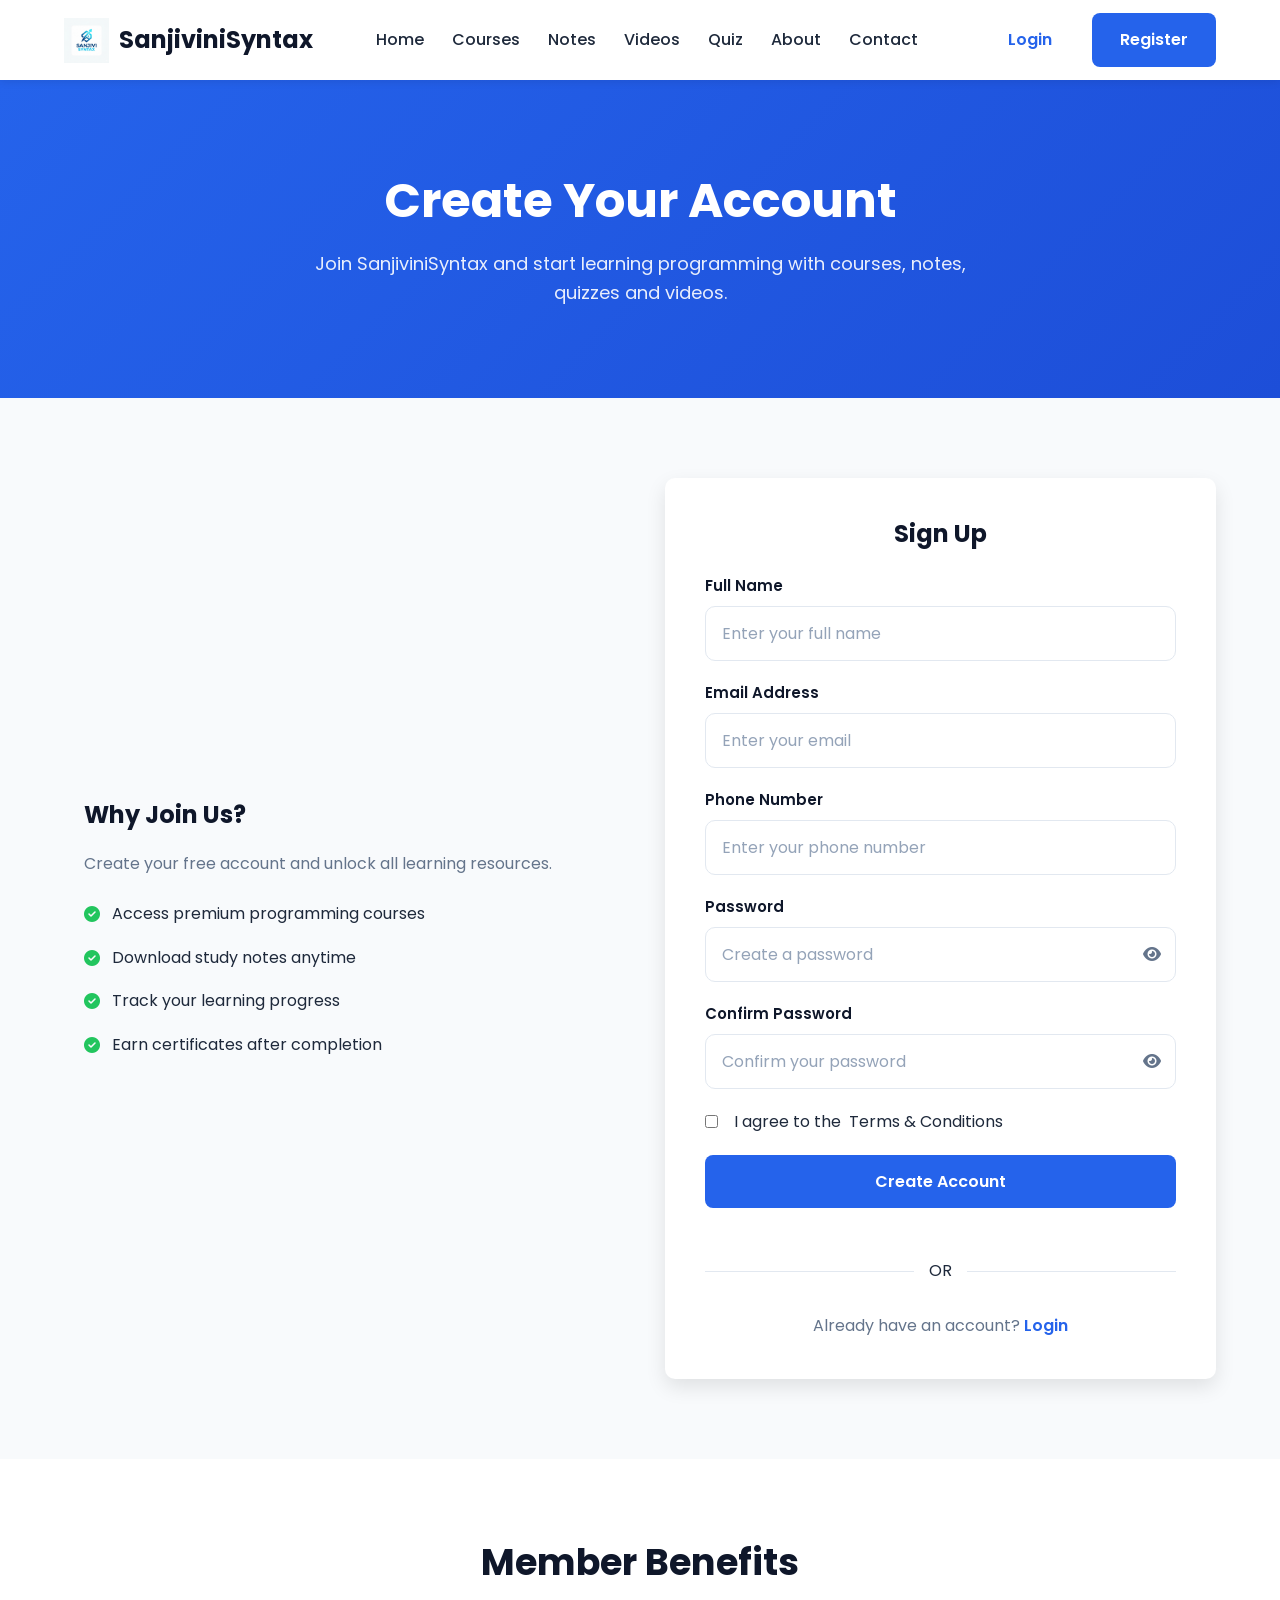
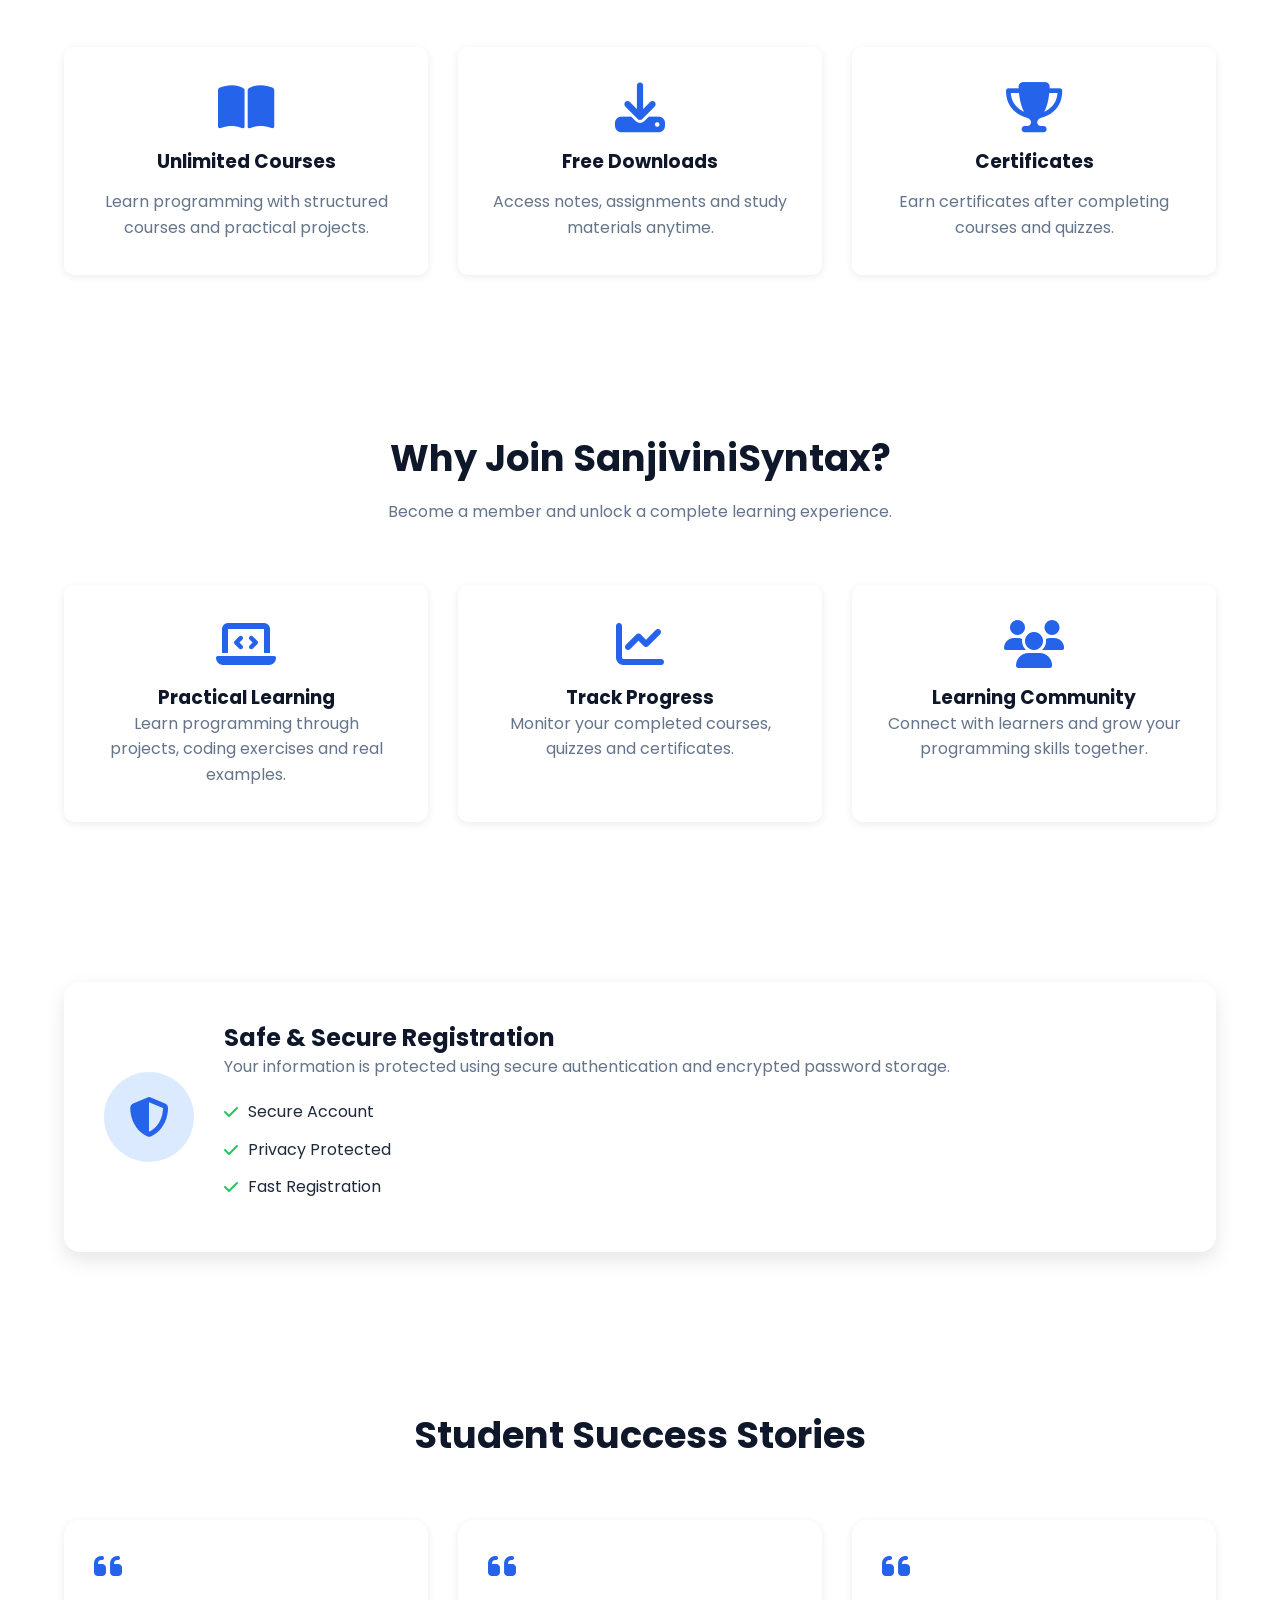
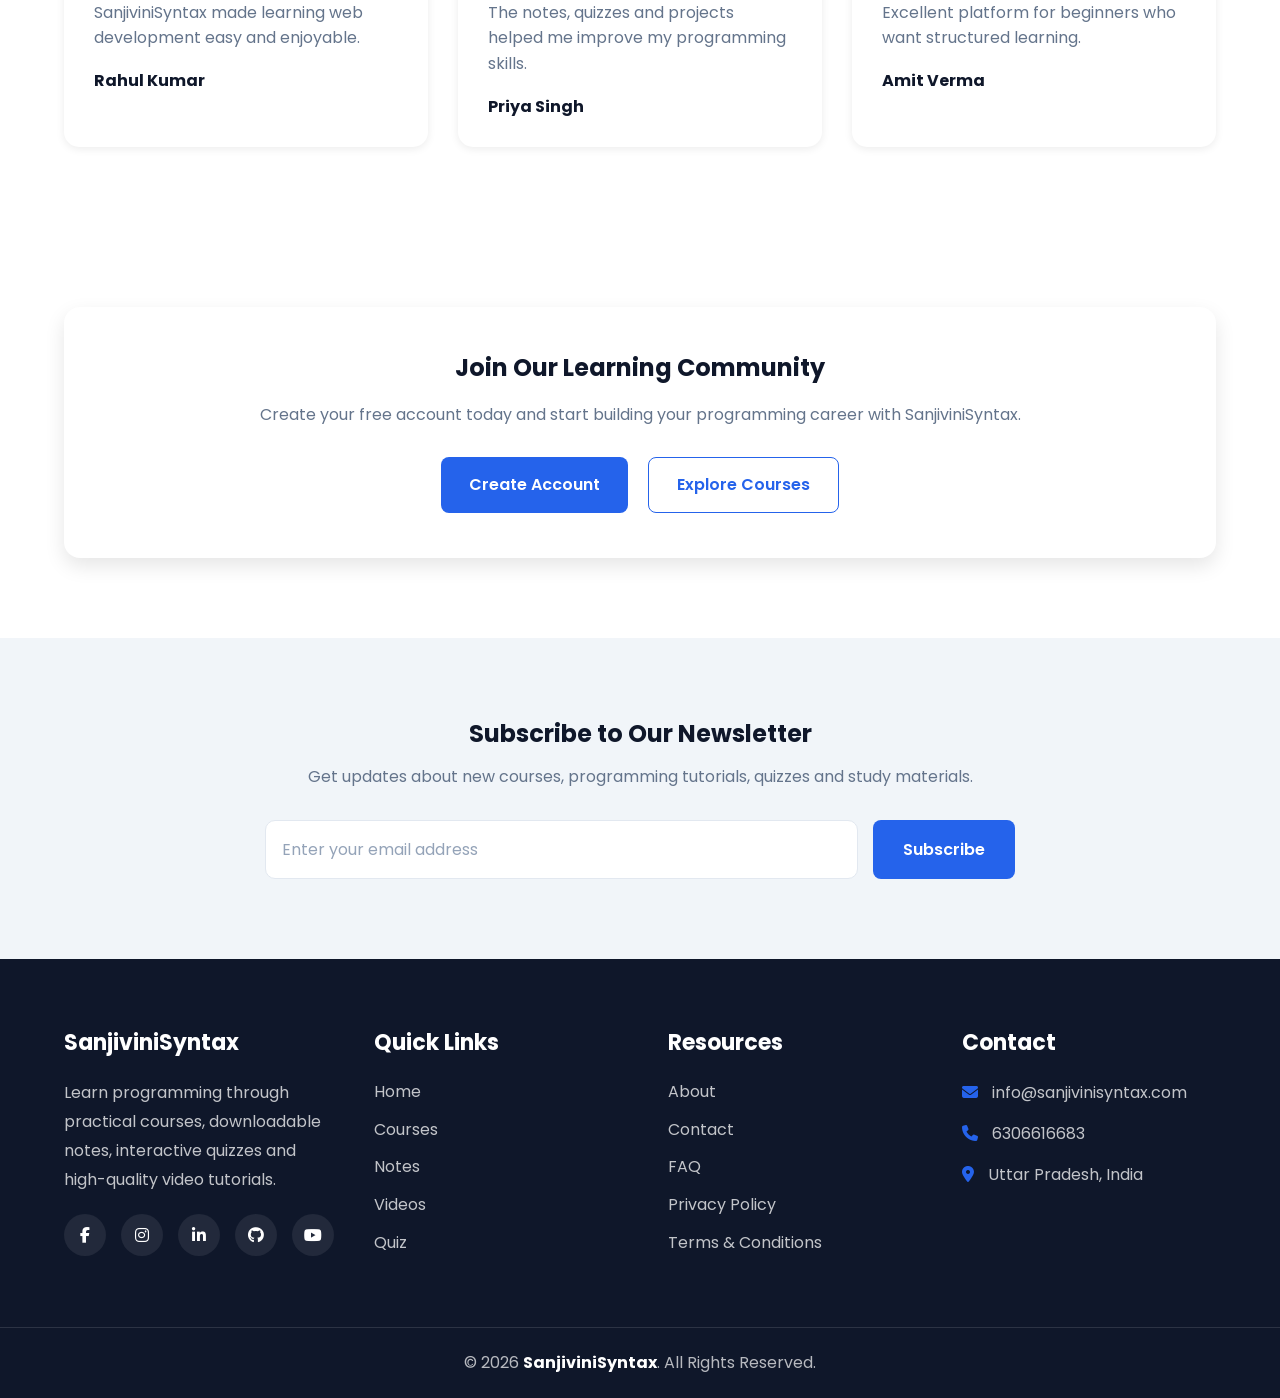
<file: privacy-policy.html>
<!DOCTYPE html>
<html lang="en">

<head>

    <meta charset="UTF-8">

    <meta http-equiv="X-UA-Compatible"
        content="IE=edge">

    <meta name="viewport"
        content="width=device-width, initial-scale=1.0">

    <title>Privacy Policy | SanjiviniSyntax</title>

    <!-- Favicon -->

    <link rel="shortcut icon"
        href="favicon.ico"
        type="image/x-icon">

    <!-- Google Fonts -->

    <link rel="preconnect"
        href="https://fonts.googleapis.com">

    <link rel="preconnect"
        href="https://fonts.gstatic.com"
        crossorigin>

    <link href="https://fonts.googleapis.com/css2?family=Poppins:wght@300;400;500;600;700&display=swap"
        rel="stylesheet">

    <!-- Font Awesome -->

    <link rel="stylesheet"
        href="https://cdnjs.cloudflare.com/ajax/libs/font-awesome/6.7.2/css/all.min.css">

    <!-- Main CSS -->

    <link rel="stylesheet"
        href="css/style.css">

</head>

<body>





    <!-- Header -->

    <header class="header">

        <div class="container">

            <a href="index.html"
                class="logo">

                <img src="images/logo/logo.png"
                    alt="SanjiviniSyntax Logo">

                <span>SanjiviniSyntax</span>

            </a>

            <nav class="navbar">

                <ul class="nav-links">

                    <li><a href="index.html">Home</a></li>

                    <li><a href="courses.html">Courses</a></li>

                    <li><a href="notes.html">Notes</a></li>

                    <li><a href="videos.html">Videos</a></li>

                    <li><a href="quiz.html">Quiz</a></li>

                    

                    <li><a href="about.html">About</a></li>

                    <li><a href="contact.html">Contact</a></li>

                </ul>

            </nav>

            <div class="nav-buttons">

                

                <a href="login.html"
                    class="btn login-btn">

                    Login

                </a>

                <a href="register.html"
                    class="btn register-btn">

                    Register

                </a>

            </div>

            <div class="menu-toggle">

                <i class="fa-solid fa-bars"></i>

            </div>

        </div>

    </header>





    <!-- Hero -->

    <section class="page-hero">

        <div class="container">

            <h1>

                Privacy Policy

            </h1>

            <p>

                Learn how SanjiviniSyntax collects, uses
                and protects your personal information.

            </p>

        </div>

    </section>





    <!-- Privacy Content -->

    <section class="privacy-policy">

        <div class="container">

            <div class="policy-content">

                <h2>

                    Introduction

                </h2>

                <p>

                    Your privacy is important to us. This Privacy
                    Policy explains how SanjiviniSyntax collects,
                    uses and protects your personal information
                    while using our website and learning platform.

                </p>





                <h2>

                    Information We Collect

                </h2>

                <p>

                    We may collect personal information such as
                    your name, email address, phone number and
                    account details when you register or contact us.

                </p>

                <ul>

                    <li>Name and profile information</li>

                    <li>Email address</li>

                    <li>Phone number</li>

                    <li>Learning progress</li>

                    <li>Quiz and course activity</li>

                </ul>

                                <h2>

                    How We Use Your Information

                </h2>

                <p>

                    We use the collected information to improve
                    your learning experience and provide better
                    services on SanjiviniSyntax.

                </p>

                <ul>

                    <li>Create and manage your account</li>

                    <li>Provide access to courses and notes</li>

                    <li>Track your learning progress</li>

                    <li>Improve website performance</li>

                    <li>Respond to your queries and support requests</li>

                    <li>Send important account notifications</li>

                </ul>





                <h2>

                    Cookies Policy

                </h2>

                <p>

                    We use cookies to improve website performance,
                    remember your preferences and provide a better
                    browsing experience.

                </p>

                <ul>

                    <li>Remember login sessions</li>

                    <li>Save user preferences</li>

                    <li>Analyze website traffic</li>

                    <li>Improve user experience</li>

                </ul>





                <h2>

                    Data Security

                </h2>

                <p>

                    We use appropriate security measures to protect
                    your personal information against unauthorized
                    access, alteration or disclosure.

                </p>

                <ul>

                    <li>Encrypted password storage</li>

                    <li>Secure authentication</li>

                    <li>Regular security monitoring</li>

                    <li>Restricted access to user data</li>

                </ul>





                <h2>

                    Third-Party Services

                </h2>

                <p>

                    Our platform may use trusted third-party services
                    such as payment gateways, analytics tools and
                    authentication providers to improve functionality.

                </p>





                <h2>

                    Your Rights

                </h2>

                <p>

                    You have the right to access, update or request
                    deletion of your personal information in accordance
                    with applicable laws.

                </p>

                <ul>

                    <li>Access your account information</li>

                    <li>Update personal details</li>

                    <li>Request account deletion</li>

                    <li>Manage notification preferences</li>

                </ul>

            </div>

        </div>

    </section>





    <!-- Privacy Highlights -->

    <section class="privacy-highlights">

        <div class="container">

            <div class="highlight-grid">

                <div class="highlight-card">

                    <i class="fa-solid fa-lock"></i>

                    <h3>

                        Secure Data

                    </h3>

                </div>

                <div class="highlight-card">

                    <i class="fa-solid fa-user-shield"></i>

                    <h3>

                        Privacy First

                    </h3>

                </div>

                <div class="highlight-card">

                    <i class="fa-solid fa-cookie-bite"></i>

                    <h3>

                        Cookie Control

                    </h3>

                </div>

                <div class="highlight-card">

                    <i class="fa-solid fa-shield-halved"></i>

                    <h3>

                        Safe Learning

                    </h3>

                </div>

            </div>

        </div>

    </section>

        <!-- Policy Updates -->

    <section class="policy-updates">

        <div class="container">

            <div class="section-title">

                <h2>

                    Policy Updates

                </h2>

                <p>

                    This Privacy Policy may be updated from time
                    to time to reflect improvements or legal
                    requirements.

                </p>

            </div>

            <div class="update-box">

                <div class="update-item">

                    <i class="fa-solid fa-calendar-days"></i>

                    <div>

                        <h3>

                            Last Updated

                        </h3>

                        <p>

                            July 2026

                        </p>

                    </div>

                </div>

                <div class="update-item">

                    <i class="fa-solid fa-bell"></i>

                    <div>

                        <h3>

                            Notification

                        </h3>

                        <p>

                            Major policy changes will be announced
                            through our website.

                        </p>

                    </div>

                </div>

            </div>

        </div>

    </section>





    <!-- Contact for Privacy -->

    <section class="privacy-contact">

        <div class="container">

            <div class="contact-box">

                <h2>

                    Contact Us About Privacy

                </h2>

                <p>

                    If you have any questions regarding this
                    Privacy Policy or your personal information,
                    please contact our support team.

                </p>

                <div class="contact-details">

                    <div class="contact-item">

                        <i class="fa-solid fa-envelope"></i>

                        <span>

                            info@sanjivinisyntax.com

                        </span>

                    </div>

                    <div class="contact-item">

                        <i class="fa-solid fa-phone"></i>

                        <span>

                            +91 6306616683

                        </span>

                    </div>

                    <div class="contact-item">

                        <i class="fa-solid fa-location-dot"></i>

                        <span>

                            Uttar Pradesh, India

                        </span>

                    </div>

                </div>

            </div>

        </div>

    </section>





    <!-- Privacy FAQ -->

    <section class="privacy-faq">

        <div class="container">

            <div class="section-title">

                <h2>

                    Privacy FAQs

                </h2>

            </div>

            <div class="faq-grid">

                <div class="faq-card">

                    <h3>

                        Is my personal information secure?

                    </h3>

                    <p>

                        Yes. We implement appropriate security
                        measures to protect your information.

                    </p>

                </div>

                <div class="faq-card">

                    <h3>

                        Can I delete my account?

                    </h3>

                    <p>

                        Yes. You may request account deletion by
                        contacting our support team.

                    </p>

                </div>

                <div class="faq-card">

                    <h3>

                        Do you sell personal information?

                    </h3>

                    <p>

                        No. We do not sell your personal
                        information to third parties.

                    </p>

                </div>

            </div>

        </div>

    </section>





    <!-- Call To Action -->

    <section class="privacy-cta">

        <div class="container">

            <div class="cta-box">

                <h2>

                    Learn With Confidence

                </h2>

                <p>

                    We are committed to protecting your privacy
                    while providing a secure learning experience.

                </p>

                <div class="cta-buttons">

                    <a href="register.html"
                        class="btn primary-btn">

                        Create Account

                    </a>

                    <a href="contact.html"
                        class="btn secondary-btn">

                        Contact Us

                    </a>

                </div>

            </div>

        </div>

    </section>

        <!-- Newsletter -->

    <section class="newsletter">

        <div class="container">

            <div class="newsletter-content">

                <h2>

                    Subscribe to Our Newsletter

                </h2>

                <p>

                    Stay updated with the latest courses,
                    programming tutorials, notes and
                    important platform announcements.

                </p>

                <form class="newsletter-form">

                    <input
                        type="email"
                        placeholder="Enter your email address"
                        required>

                    <button
                        type="submit"
                        class="btn primary-btn">

                        Subscribe

                    </button>

                </form>

            </div>

        </div>

    </section>





    <!-- Footer -->

    <footer class="footer">

        <div class="container footer-container">

            <!-- About -->

            <div class="footer-box">

                <h3>

                    SanjiviniSyntax

                </h3>

                <p>

                    A modern e-learning platform providing
                    programming courses, study notes,
                    quizzes and video tutorials.

                </p>

                <div class="social-links">

                    <a href="https://www.facebook.com/avinashmani.tiwari.7">
                        <i class="fab fa-facebook-f"></i>
                    </a>

                    <a href="https://www.instagram.com/avinashmanitiwari?igsh=cGVra3g1dnJsM3B3">
                        <i class="fab fa-instagram"></i>
                    </a>

                    <a href="https://www.linkedin.com/in/avinash-mani-tripathi-502748303">
                        <i class="fab fa-linkedin-in"></i>
                    </a>

                    <a href="https://github.com/AvinashManiTiwari">
                        <i class="fab fa-github"></i>
                    </a>

                    <a href="https://youtube.com/@avinashmanitripathi-sn?si=5_tCPhPoe6gkBwIs">
                        <i class="fab fa-youtube"></i>
                    </a>

                </div>

            </div>





            <!-- Quick Links -->

            <div class="footer-box">

                <h3>

                    Quick Links

                </h3>

                <ul>

                    <li><a href="index.html">Home</a></li>

                    <li><a href="courses.html">Courses</a></li>

                    <li><a href="notes.html">Notes</a></li>

                    <li><a href="videos.html">Videos</a></li>

                    <li><a href="quiz.html">Quiz</a></li>

                    

                </ul>

            </div>





            <!-- Resources -->

            <div class="footer-box">

                <h3>

                    Resources

                </h3>

                <ul>

                    <li><a href="about.html">About</a></li>

                    <li><a href="contact.html">Contact</a></li>

                    <li><a href="faq.html">FAQ</a></li>

                    <li>

                        <a href="privacy-policy.html">

                            Privacy Policy

                        </a>

                    </li>

                    <li>

                        <a href="terms-and-conditions.html">

                            Terms & Conditions

                        </a>

                    </li>

                </ul>

            </div>





            <!-- Contact -->

            <div class="footer-box">

                <h3>

                    Contact

                </h3>

                

                  <p>
                    <i class="fas fa-envelope"></i>
                    <a href="mailto:tiwariavinashmani59@gmail.com">info@sanjivinisyntax.com</a>
                    <!-- info@sanjivinisyntax.com -->
                </p>

                <p>
                    <i class="fas fa-phone"></i>
                    <a href="tel:+916306616683">6306616683</a>
                    <!-- +91 6306616683 -->
                </p>

                <p>
                    <i class="fas fa-location-dot"></i>
                    Uttar Pradesh, India
                </p>

            </div>

        </div>





        <!-- Footer Bottom -->

        <div class="footer-bottom">

            <div class="container">

                <p>

                    © 2026
                    <strong>SanjiviniSyntax</strong>.
                    All Rights Reserved.

                </p>

            </div>

        </div>

    </footer>





    <!-- JavaScript Files -->

    <script src="js/utils.js"></script>
    <script src="js/menu.js"></script>
   
    <script src="js/app.js"></script>
    <script src="js/auth.js"></script>

</body>

</html>
</file>
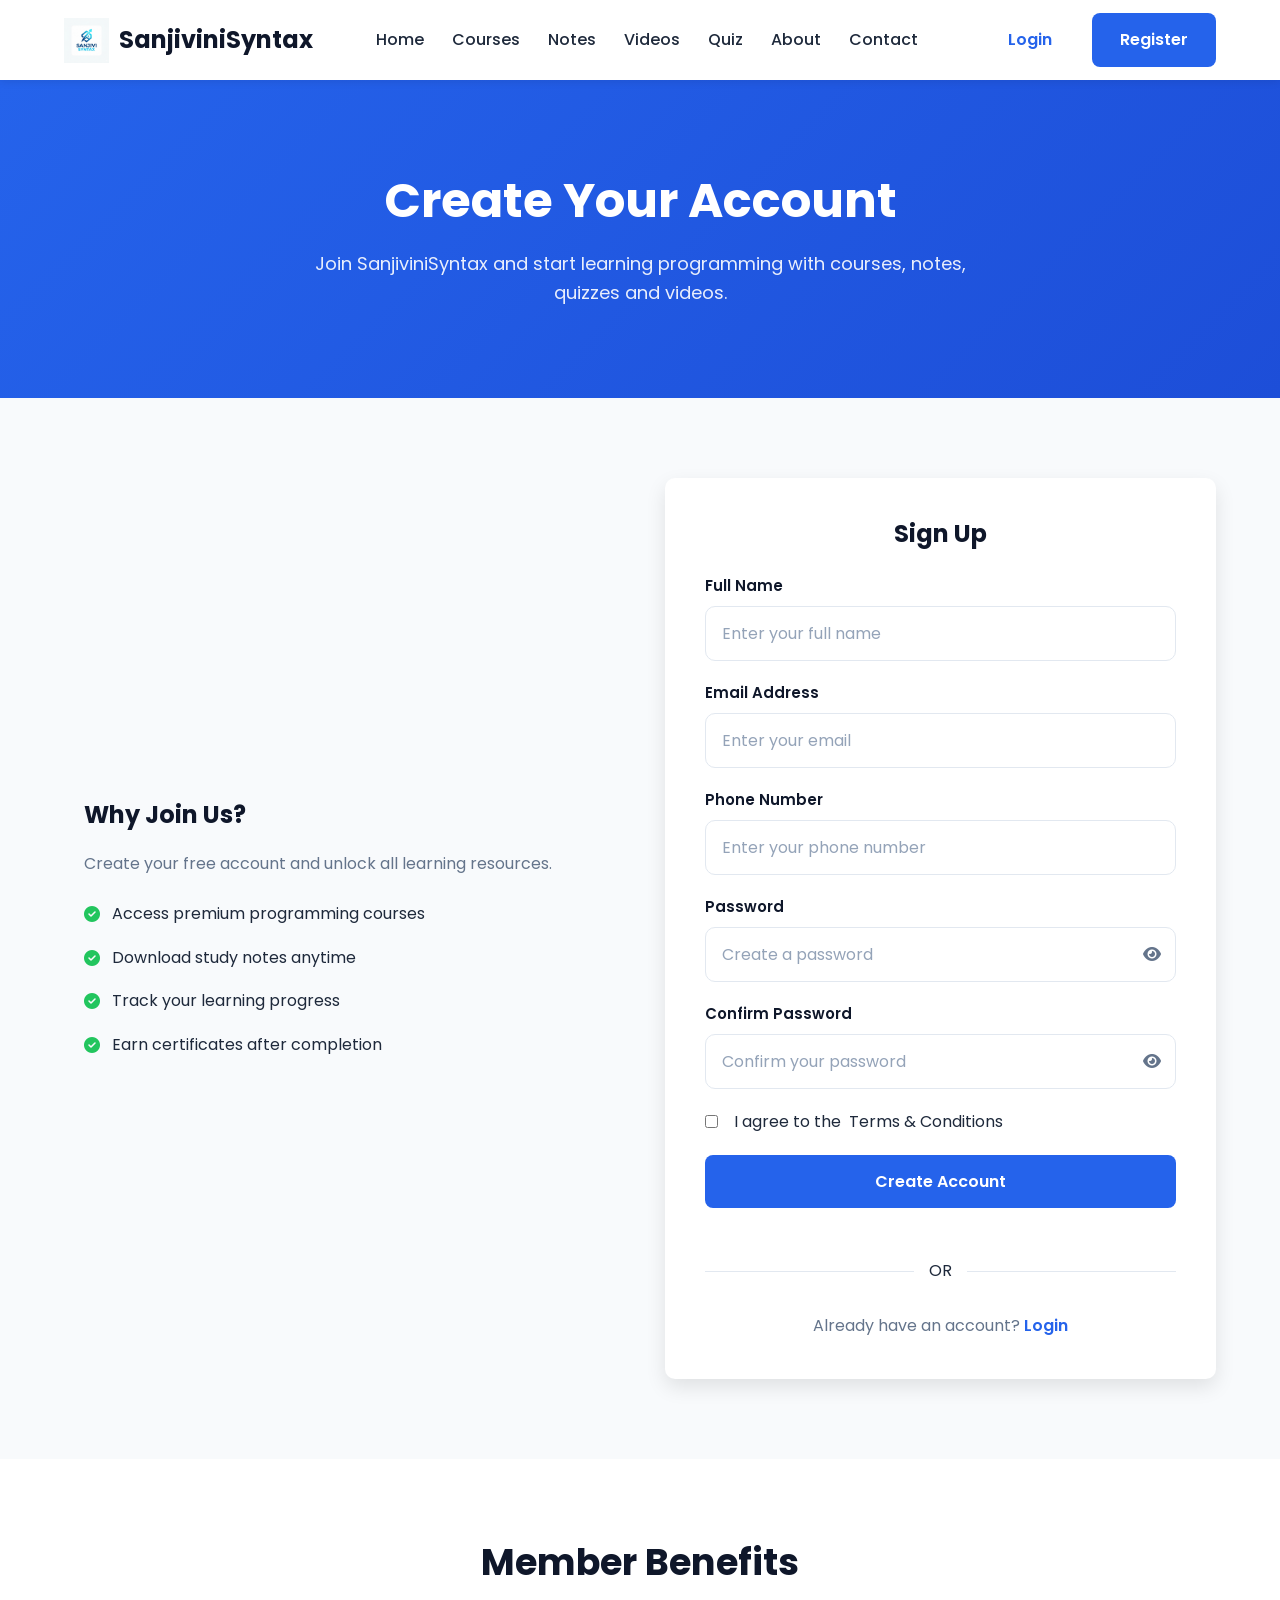
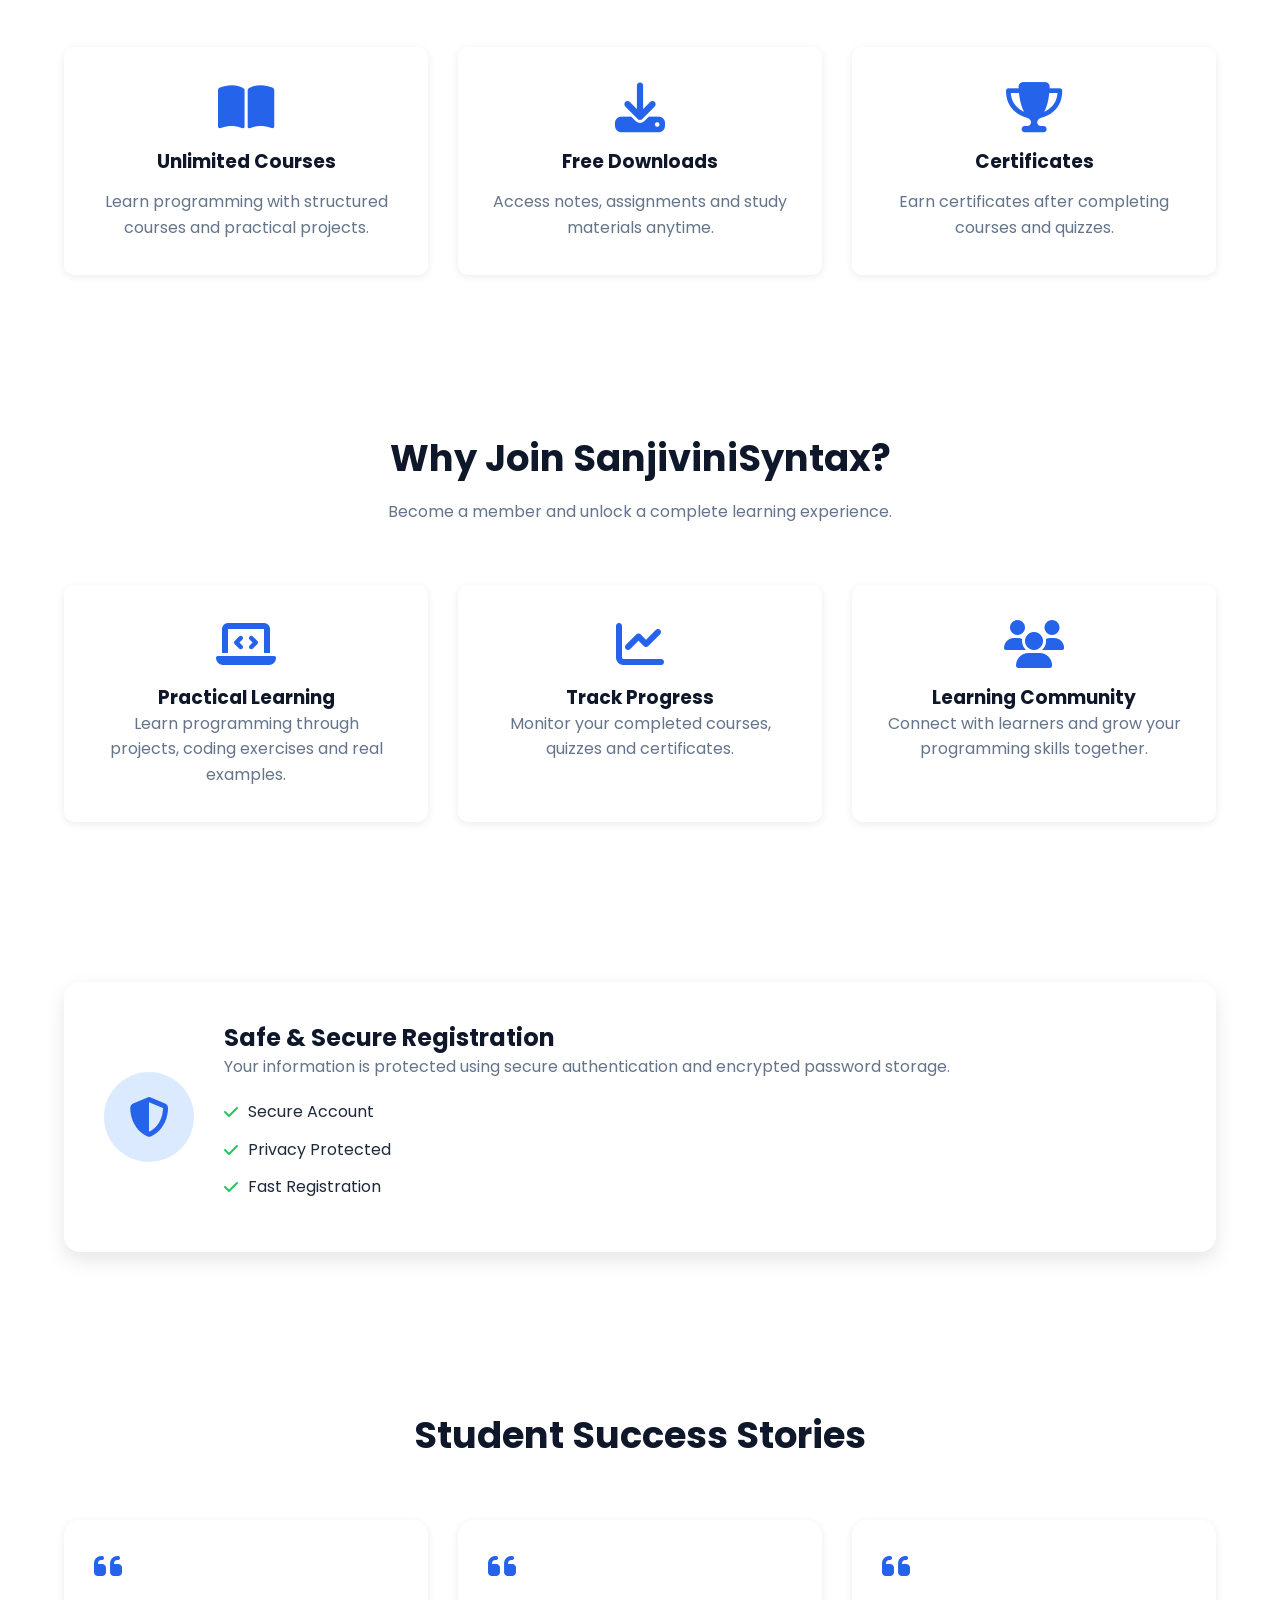
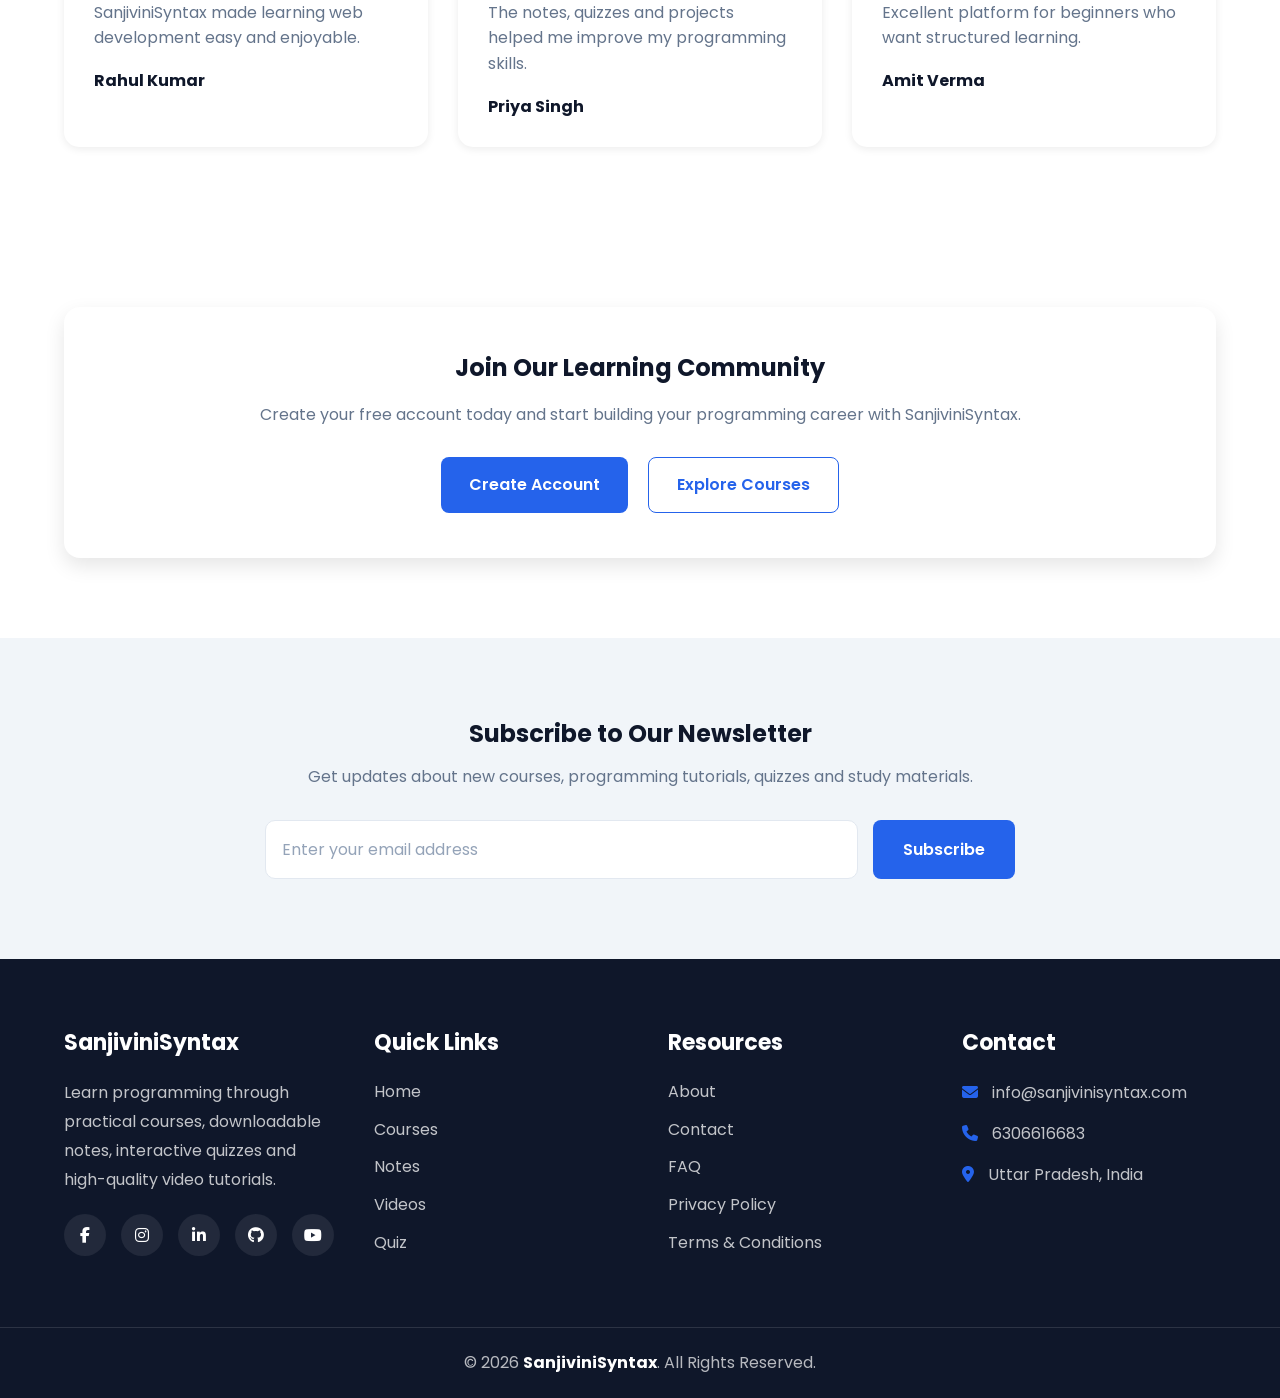
<file: quiz.html>
<!DOCTYPE html>
<html lang="en">

<head>

    <meta charset="UTF-8">
    <meta http-equiv="X-UA-Compatible" content="IE=edge">
    <meta name="viewport" content="width=device-width, initial-scale=1.0">

    <title>Quiz | SanjiviniSyntax</title>

    <!-- Favicon -->

    <link rel="shortcut icon"
        href="favicon.ico"
        type="image/x-icon">

    <!-- Google Font -->

    <link rel="preconnect"
        href="https://fonts.googleapis.com">

    <link rel="preconnect"
        href="https://fonts.gstatic.com"
        crossorigin>

    <link href="https://fonts.googleapis.com/css2?family=Poppins:wght@300;400;500;600;700&display=swap"
        rel="stylesheet">

    <!-- Font Awesome -->

    <link rel="stylesheet"
        href="https://cdnjs.cloudflare.com/ajax/libs/font-awesome/6.7.2/css/all.min.css">

    <!-- CSS -->

    <link rel="stylesheet"
        href="css/style.css">

</head>

<body>





    <!-- Header -->

    <header class="header">

        <div class="container">

            <a href="index.html" class="logo">

                <img src="images/logo/logo.png"
                    alt="Logo">

                <span>SanjiviniSyntax</span>

            </a>

            <nav class="navbar">

                <ul class="nav-links">

                    <li><a href="index.html">Home</a></li>

                    <li><a href="courses.html">Courses</a></li>

                    <li><a href="notes.html">Notes</a></li>

                    <li><a href="videos.html">Videos</a></li>

                    <li><a href="quiz.html" class="active">Quiz</a></li>

                    

                    <li><a href="about.html">About</a></li>

                    <li><a href="contact.html">Contact</a></li>

                </ul>

            </nav>

            <div class="nav-buttons">

                

                <a href="login.html"
                    class="btn login-btn">

                    Login

                </a>

                <a href="register.html"
                    class="btn register-btn">

                    Register

                </a>

            </div>

            <div class="menu-toggle">

                <i class="fa-solid fa-bars"></i>

            </div>

        </div>

    </header>





    <!-- Hero -->

    <section class="page-hero">

        <div class="container">

            <h1>

                Programming Quiz

            </h1>

            <p>

                Practice MCQs, improve your knowledge and
                prepare for placements with SanjiviniSyntax.

            </p>

        </div>

    </section>










    <!-- Quiz Rules -->

    <section class="quiz-rules">

        <div class="container">

            <div class="section-title">

                <h2>

                    Quiz Rules

                </h2>

            </div>

            <div class="rules-box">

                <div class="rule-item">

                    <i class="fa-solid fa-1"></i>

                    <p>

                        Read every question carefully before selecting
                        your answer.

                    </p>

                </div>

                <div class="rule-item">

                    <i class="fa-solid fa-2"></i>

                    <p>

                        Each question carries equal marks.

                    </p>

                </div>

                <div class="rule-item">

                    <i class="fa-solid fa-3"></i>

                    <p>

                        You can change your answer before submitting.

                    </p>

                </div>

                <div class="rule-item">

                    <i class="fa-solid fa-4"></i>

                    <p>

                        Quiz will automatically end when the timer finishes.

                    </p>

                </div>

            </div>

        </div>

    </section>






    <!-- Recommended Quizzes -->

    <section class="recommended-quizzes">
        <div class="container">
               <h2>
           <div class="section-title">
                      Recommended Quizzes
                </h2>
                <p>
                    Continue your learning journey with more quizzes.
                </p>
            </div>
            <div class="quiz-grid">
                <div class="quiz-card" id="htmlQuiz">
                    <i class="fa-brands fa-html5"></i>
                    <h3>
                        HTML Quiz
                    </h3>
                    <p>
                        20 Questions
                    </p>
                    <a href="#" class="btn primary-btn">
                        Start Quiz
                    </a>
                </div>

                <div class="quiz-card" id="cssQuiz">

                    <i class="fa-brands fa-css3-alt"></i>

                    <h3>

                        CSS Quiz

                    </h3>

                    <p>

                        25 Questions

                    </p>

                    <a href="#" class="btn primary-btn">

                        Start Quiz

                    </a>

                </div>

                <div class="quiz-card" id="jsQuiz">

                    <i class="fa-brands fa-js"></i>

                    <h3>

                        JavaScript Quiz

                    </h3>

                    <p>

                        30 Questions

                    </p>

                    <a href="#" class="btn primary-btn">

                        Start Quiz

                    </a>

                </div>

                <div class="quiz-card" id="reactQuiz">

                    <i class="fa-brands fa-react"></i>

                    <h3>

                        React Quiz

                    </h3>

                    <p>

                        20 Questions

                    </p>

                    <a href="#" class="btn primary-btn">

                        Start Quiz

                    </a>

                </div>



                <div class="quiz-card" id="dbmsQuiz">

    <i class="fa-solid fa-database"></i>

    <h3>
        DBMS Quiz
    </h3>

    <p>
        20 Questions
    </p>

    <a href="#" class="btn primary-btn">
        Start Quiz
    </a>

</div>




<div class="quiz-card" id="osQuiz">

    <i class="fa-solid fa-desktop"></i>

    <h3>
        Operating System Quiz
    </h3>

    <p>
        20 Questions
    </p>

    <a href="#" class="btn primary-btn">
        Start Quiz
    </a>

</div>




<div class="quiz-card" id="cnQuiz">

    <i class="fa-solid fa-network-wired"></i>

    <h3>
        Computer Network Quiz
    </h3>

    <p>
        20 Questions
    </p>

    <a href="#" class="btn primary-btn">
        Start Quiz
    </a>

</div>



<div class="quiz-card" id="dsaQuiz">

    <i class="fa-solid fa-code-branch"></i>

    <h3>
        DSA Quiz
    </h3>

    <p>
        20 Questions
    </p>

    <a href="#" class="btn primary-btn">
        Start Quiz
    </a>

</div>

            </div>

        </div>

    </section>



<!-- Quiz Container -->

<section class="quiz-container">

    <div class="container">

        <div id="quizContainer" class="quiz-box" style="display:none;">

            <!-- Quiz Header -->

            <div class="quiz-header">

                <h2 id="quizTitle">

                    HTML Quiz

                </h2>

                <div class="quiz-info">

                    <span>

                        Question

                        <strong id="questionNumber">

                            1

                        </strong>

                        /

                        <strong id="totalQuestion">

                            20

                        </strong>

                    </span>

                    <span>

                        Time :

                        <strong id="timer">

                            30

                        </strong>

                        sec

                    </span>

                </div>

            </div>



            <!-- Progress -->

            <div class="progress">

                <div id="progressBar"></div>

            </div>



            <!-- Question -->

            <div class="question-area">

                <h3 id="questionText">

                </h3>

            </div>



            <!-- Options -->

            <div id="optionContainer"

                class="option-list">

            </div>



            <!-- Buttons -->

            <div class="quiz-buttons">

                <button

                    id="previousBtn"

                    class="btn secondary-btn">

                    Previous

                </button>



                <button

                    id="nextBtn"

                    class="btn primary-btn">

                    Next

                </button>

            </div>



        </div>



        <!-- Result -->

        <div id="resultBox"

            class="quiz-result"

            style="display:none;">

            <h2>

                Quiz Completed 🎉

            </h2>



            <h3 id="resultScore">

            </h3>



            <p id="correctAnswer">

            </p>



            <p id="wrongAnswer">

            </p>



            <p id="percentage">

            </p>



            <p id="highScore">

            </p>



            <button

                id="restartQuiz"

                class="btn primary-btn">

                Restart Quiz

            </button>

        </div>



    </div>

</section>





        <!-- Call To Action -->

    <section class="cta">

        <div class="container">

            <div class="cta-content">

                <h2>

                    Keep Learning & Keep Growing

                </h2>

                <p>

                    Practice more quizzes, explore courses and
                    improve your programming skills every day.

                </p>

                <div class="cta-buttons">

                    <a href="courses.html"
                        class="btn primary-btn">

                        Explore Courses

                    </a>

                    <a href="notes.html"
                        class="btn secondary-btn">

                        Download Notes

                    </a>

                </div>

            </div>

        </div>

    </section>





    <!-- Newsletter -->

    <section class="newsletter">

        <div class="container">

            <div class="newsletter-content">

                <h2>

                    Subscribe to Our Newsletter

                </h2>

                <p>

                    Stay updated with new quizzes,
                    notes, courses and video tutorials.

                </p>

                <form class="newsletter-form">

                    <input
                        type="email"
                        placeholder="Enter your email"
                        required>

                    <button
                        type="submit"
                        class="btn primary-btn">

                        Subscribe

                    </button>

                </form>

            </div>

        </div>

    </section>





    <!-- Footer -->

    <footer class="footer">

        <div class="container footer-container">

            <!-- About -->

            <div class="footer-box">

                <h3>SanjiviniSyntax</h3>

                <p>

                    Learn programming, practice quizzes,
                    watch tutorials and download study notes
                    from one platform.

                </p>

                <div class="social-links">

                    <a href="https://www.facebook.com/avinashmani.tiwari.7">
                        <i class="fab fa-facebook-f"></i>
                    </a>

                    <a href="https://www.instagram.com/avinashmanitiwari?igsh=cGVra3g1dnJsM3B3">
                        <i class="fab fa-instagram"></i>
                    </a>

                    <a href="https://www.linkedin.com/in/avinash-mani-tripathi-502748303">
                        <i class="fab fa-linkedin-in"></i>
                    </a>

                    <a href="https://github.com/AvinashManiTiwari">
                        <i class="fab fa-github"></i>
                    </a>

                    <a href="https://youtube.com/@avinashmanitripathi-sn?si=5_tCPhPoe6gkBwIs">
                        <i class="fab fa-youtube"></i>
                    </a>

                </div>

            </div>





            <!-- Quick Links -->

            <div class="footer-box">

                <h3>Quick Links</h3>

                <ul>

                    <li><a href="index.html">Home</a></li>

                    <li><a href="courses.html">Courses</a></li>

                    <li><a href="notes.html">Notes</a></li>

                    <li><a href="videos.html">Videos</a></li>

                    <li><a href="quiz.html">Quiz</a></li>

                    

                </ul>

            </div>





            <!-- Resources -->

            <div class="footer-box">

                <h3>Resources</h3>

                <ul>

                    <li><a href="about.html">About Us</a></li>

                    <li><a href="contact.html">Contact</a></li>

                    <li><a href="faq.html">FAQ</a></li>

                    <li><a href="privacy-policy.html">Privacy Policy</a></li>

                    <li>

                        <a href="terms-and-conditions.html">

                            Terms & Conditions

                        </a>

                    </li>

                </ul>

            </div>





            <!-- Contact -->

            <div class="footer-box">

                <h3>Contact Info</h3>

                <p>
                    <i class="fas fa-envelope"></i>
                    <a href="mailto:tiwariavinashmani59@gmail.com">info@sanjivinisyntax.com</a>
                    <!-- info@sanjivinisyntax.com -->
                </p>

                <p>
                    <i class="fas fa-phone"></i>
                    <a href="tel:+916306616683">6306616683</a>
                    <!-- +91 6306616683 -->
                </p>

                <p>

                    <i class="fa-solid fa-location-dot"></i>

                    Uttar Pradesh, India

                </p>

            </div>

        </div>





        <!-- Footer Bottom -->

        <div class="footer-bottom">

            <div class="container">

                <p>

                    © 2026
                    <strong>SanjiviniSyntax</strong>.
                    All Rights Reserved.

                </p>

            </div>

        </div>

    </footer>





    <!-- Javascript Files -->

    <script src="js/utils.js"></script>
    <script src="js/menu.js"></script>
   
    <script src="js/search.js"></script>
    <script src="js/quiz.js"></script>
    <script src="js/app.js"></script>
    <script src="js/auth.js"></script>

</body>

</html>
</file>
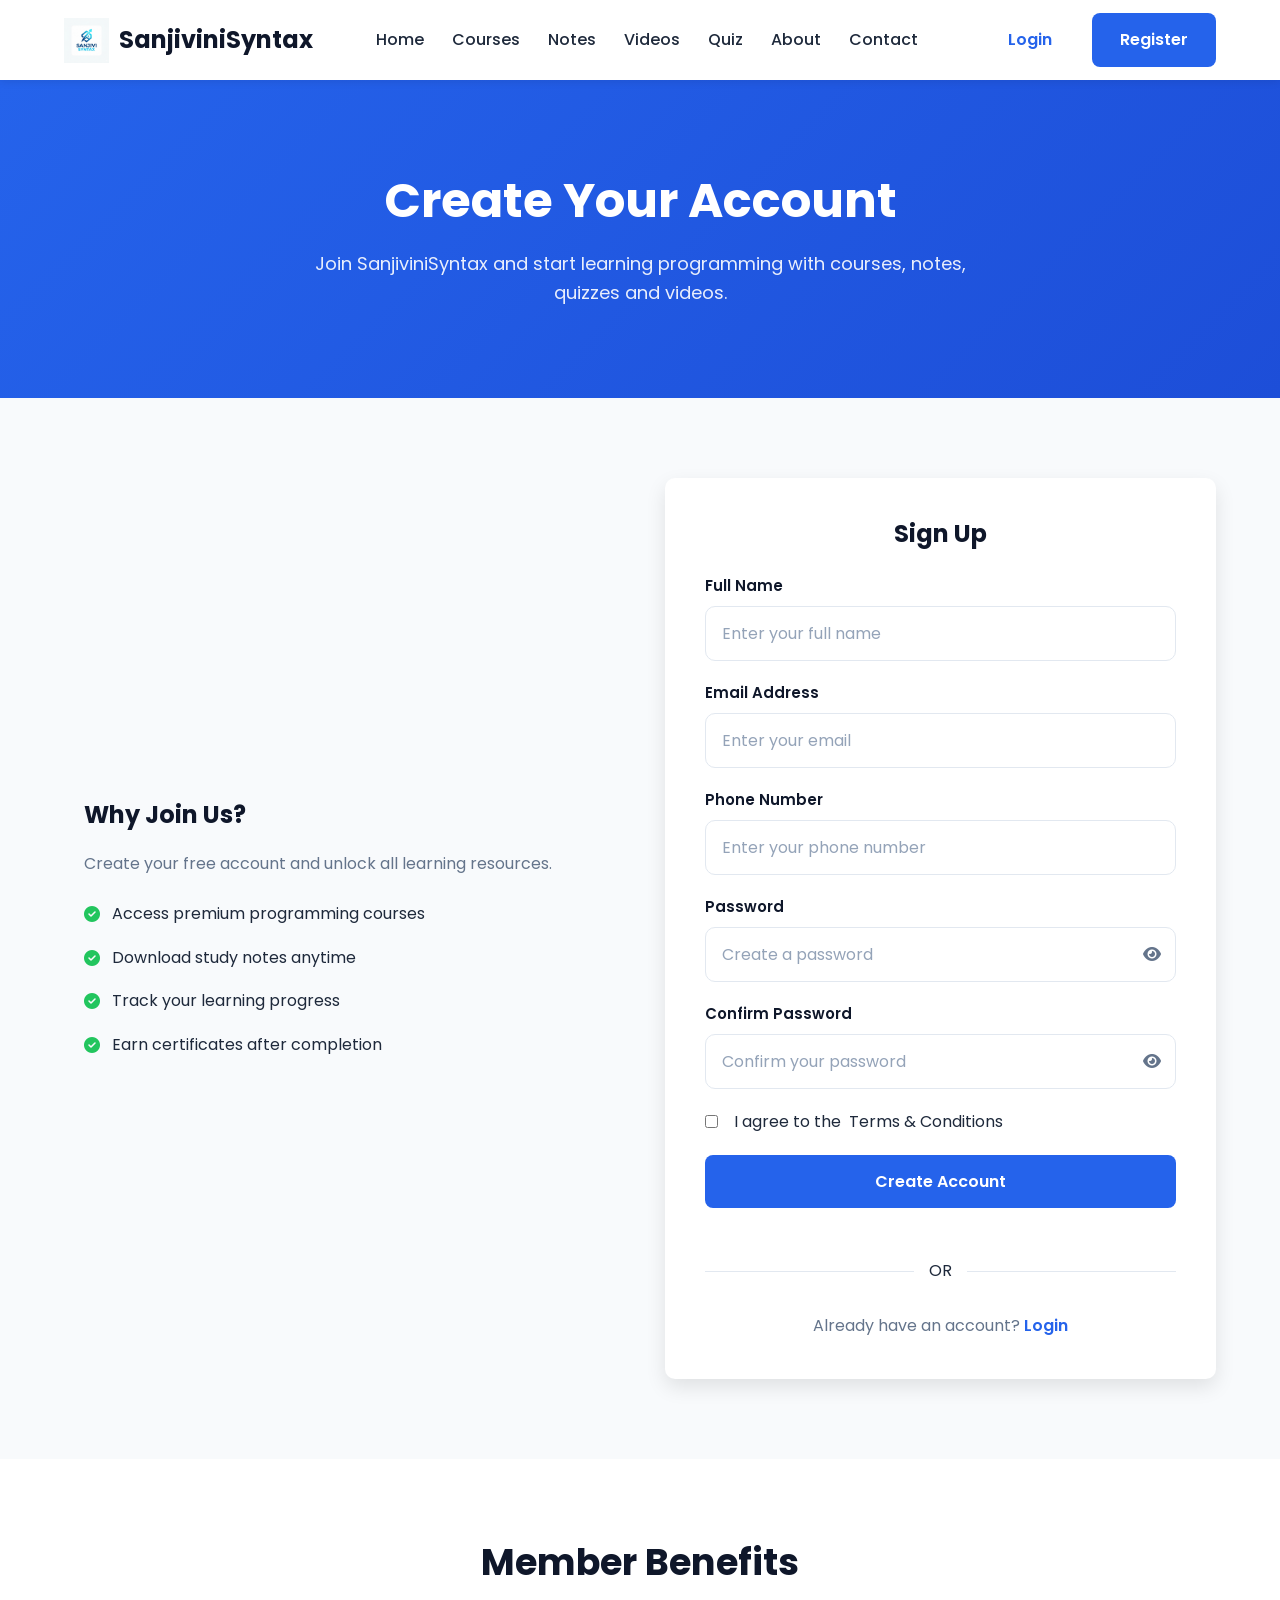
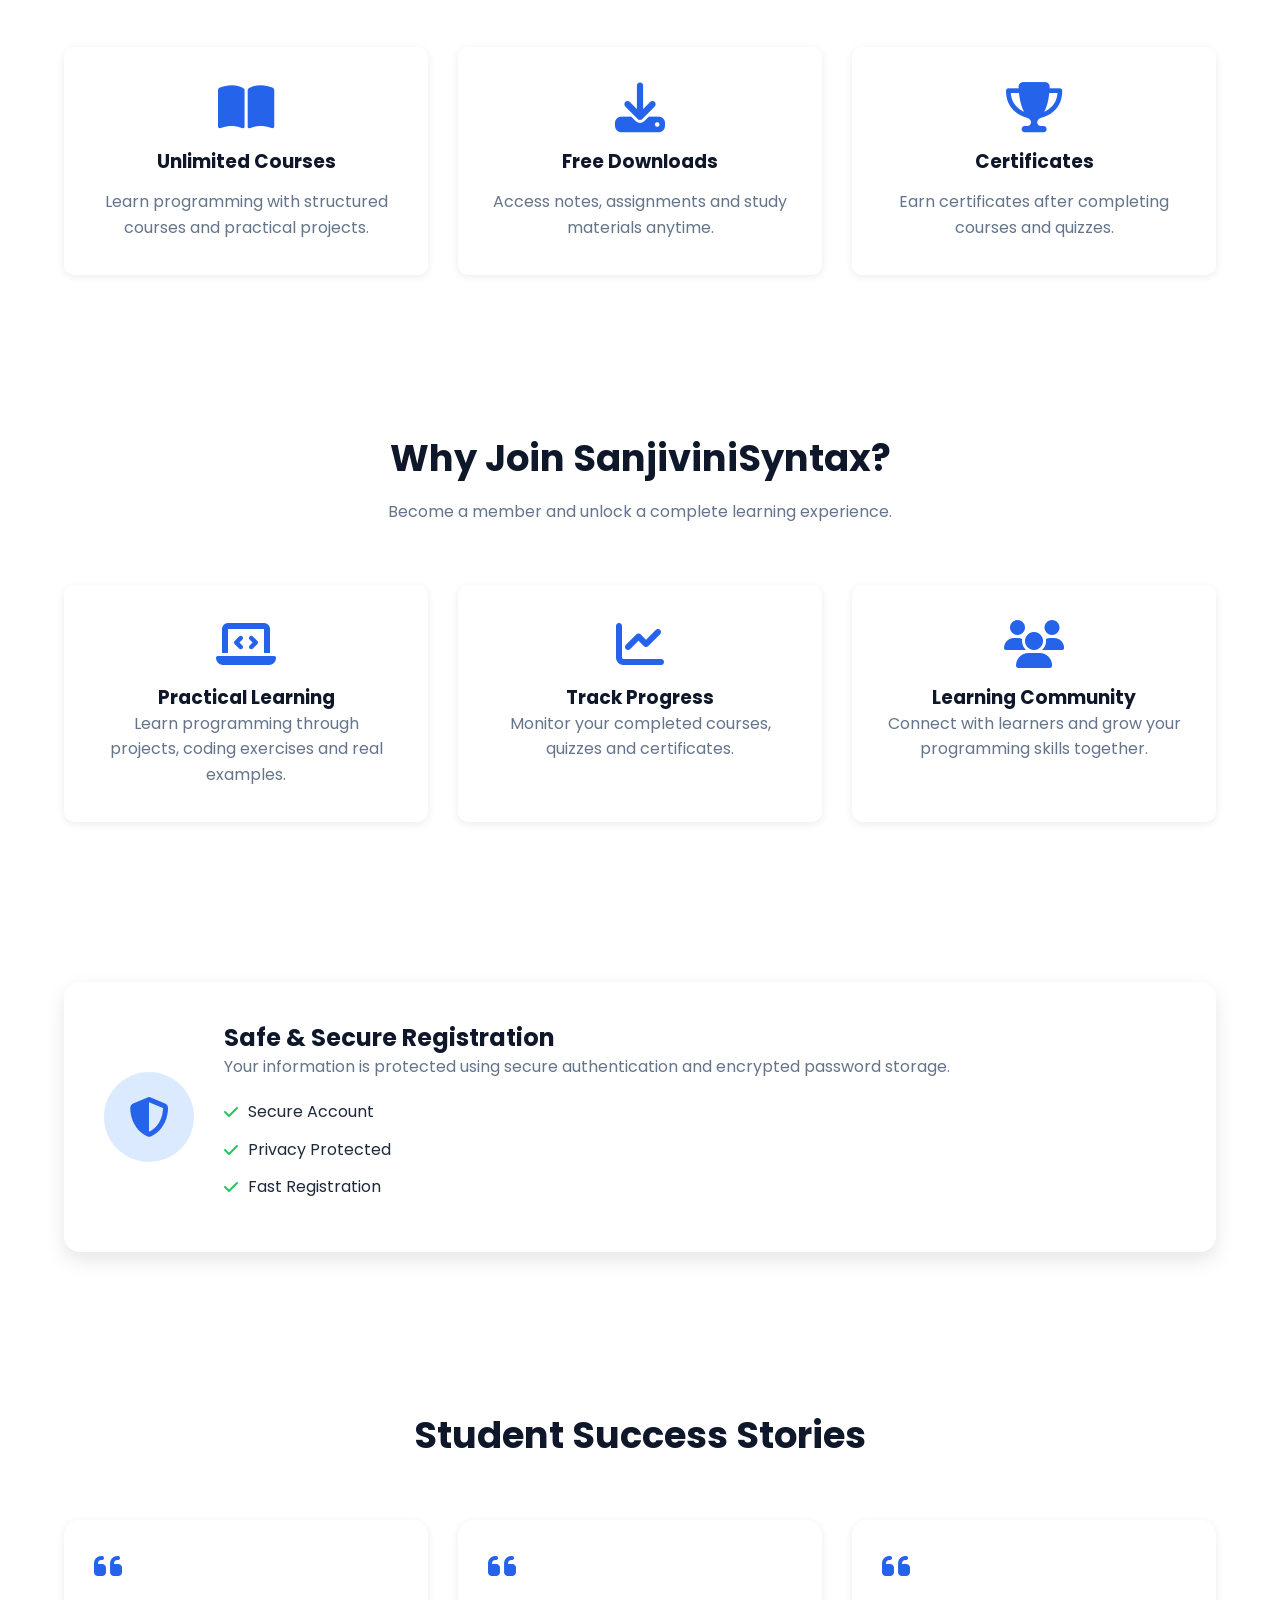
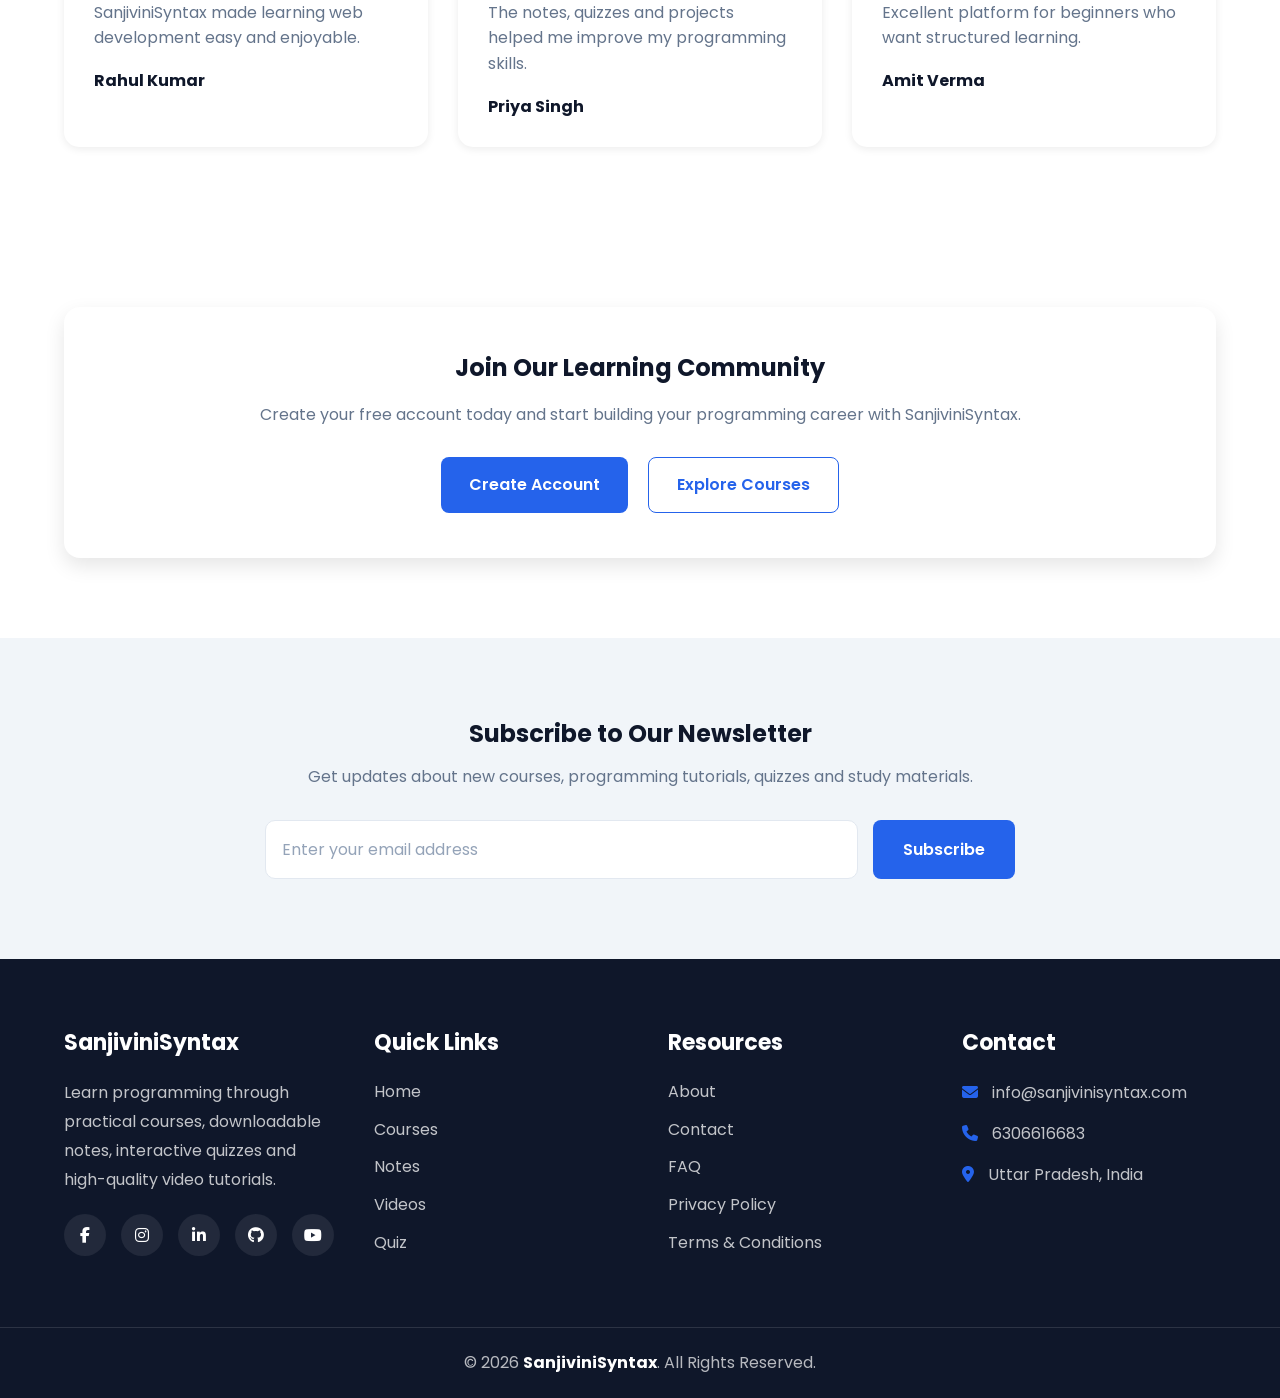
<file: register.html>
<!DOCTYPE html>
<html lang="en">

<head>

    <meta charset="UTF-8">

    <meta http-equiv="X-UA-Compatible"
        content="IE=edge">

    <meta name="viewport"
        content="width=device-width, initial-scale=1.0">

    <title>Register | SanjiviniSyntax</title>

    <!-- Favicon -->

    <link rel="shortcut icon"
        href="favicon.ico"
        type="image/x-icon">

    <!-- Google Fonts -->

    <link rel="preconnect"
        href="https://fonts.googleapis.com">

    <link rel="preconnect"
        href="https://fonts.gstatic.com"
        crossorigin>

    <link href="https://fonts.googleapis.com/css2?family=Poppins:wght@300;400;500;600;700&display=swap"
        rel="stylesheet">

    <!-- Font Awesome -->

    <link rel="stylesheet"
        href="https://cdnjs.cloudflare.com/ajax/libs/font-awesome/6.7.2/css/all.min.css">

    <!-- Main CSS -->

    <link rel="stylesheet"
        href="css/style.css">

</head>

<body>





    <!-- Header -->

    <header class="header">

        <div class="container">

            <a href="index.html"
                class="logo">

                <img src="images/logo/logo.png"
                    alt="SanjiviniSyntax Logo">

                <span>SanjiviniSyntax</span>

            </a>

            <nav class="navbar">

                <ul class="nav-links">

                    <li><a href="index.html">Home</a></li>

                    <li><a href="courses.html">Courses</a></li>

                    <li><a href="notes.html">Notes</a></li>

                    <li><a href="videos.html">Videos</a></li>

                    <li><a href="quiz.html">Quiz</a></li>

                    

                    <li><a href="about.html">About</a></li>

                    <li><a href="contact.html">Contact</a></li>

                </ul>

            </nav>

            <div class="nav-buttons">

                

                <a href="login.html"
                    class="btn login-btn">

                    Login

                </a>

                <a href="register.html"
                    class="btn register-btn active">

                    Register

                </a>

            </div>

            <div class="menu-toggle">

                <i class="fa-solid fa-bars"></i>

            </div>

        </div>

    </header>





    <!-- Hero -->

    <section class="page-hero">

        <div class="container">

            <h1>

                Create Your Account

            </h1>

            <p>

                Join SanjiviniSyntax and start learning programming
                with courses, notes, quizzes and videos.

            </p>

        </div>

    </section>





    <!-- Register Section -->

    <section class="register-section">

        <div class="container">

            <div class="register-wrapper">




                <!-- Left Content -->

                <div class="register-content">

                    <h2>

                        Why Join Us?

                    </h2>

                    <p>

                        Create your free account and unlock all
                        learning resources.

                    </p>

                    <ul class="register-features">

                        <li>

                            <i class="fa-solid fa-circle-check"></i>

                            Access premium programming courses

                        </li>

                        <li>

                            <i class="fa-solid fa-circle-check"></i>

                            Download study notes anytime

                        </li>

                        <li>

                            <i class="fa-solid fa-circle-check"></i>

                            Track your learning progress

                        </li>

                        <li>

                            <i class="fa-solid fa-circle-check"></i>

                            Earn certificates after completion

                        </li>

                    </ul>

                </div>





                <!-- Register Form -->

                <div class="register-form">

                    <h2>

                        Sign Up

                    </h2>

                    <form id="registerForm">

                                                <!-- Full Name -->

                        <div class="form-group">

                            <label for="fullname">

                                Full Name

                            </label>

                            <input
                                type="text"
                                id="fullname"
                                placeholder="Enter your full name"
                                required>

                        </div>





                        <!-- Email -->

                        <div class="form-group">

                            <label for="email">

                                Email Address

                            </label>

                            <input
                                type="email"
                                id="email"
                                placeholder="Enter your email"
                                required>

                        </div>





                        <!-- Phone -->

                        <div class="form-group">

                            <label for="phone">

                                Phone Number

                            </label>

                            <input
                                type="tel"
                                id="phone"
                                placeholder="Enter your phone number">

                        </div>





                        <!-- Password -->

                        <div class="form-group">

                            <label for="password">

                                Password

                            </label>

                            <div class="password-box">

                                <input
                                    type="password"
                                    id="password"
                                    placeholder="Create a password"
                                    required>

                                <span class="toggle-password">

                                    <i class="fa-solid fa-eye"></i>

                                </span>

                            </div>

                        </div>





                        <!-- Confirm Password -->

                        <div class="form-group">

                            <label for="confirmPassword">

                                Confirm Password

                            </label>

                            <div class="password-box">

                                <input
                                    type="password"
                                    id="confirmPassword"
                                    placeholder="Confirm your password"
                                    required>

                                <span class="toggle-password">

                                    <i class="fa-solid fa-eye"></i>

                                </span>

                            </div>

                        </div>





                        <!-- Terms -->

                        <div class="register-options">

                            <label class="remember-me" for="terms">

                                <input
                                    type="checkbox"
                                    id="terms"
                                    required>

                                I agree to the

                                <a href="terms-and-conditions.html">

                                    Terms & Conditions

                                </a>

                            </label>

                        </div>





                        <!-- Register Button -->

                        <button
                            type="submit"
                            class="btn primary-btn register-submit">

                            Create Account

                        </button>

                    </form>





                    <!-- Divider -->

                    <div class="login-divider">

                        <span>

                            OR

                        </span>

                    </div>






                    <!-- Login Link -->

                    <div class="register-link">

                        <p>

                            Already have an account?

                            <a href="login.html">

                                Login

                            </a>

                        </p>

                    </div>

                </div>

            </div>

        </div>

    </section>





    <!-- Member Benefits -->

    <section class="member-benefits">

        <div class="container">

            <div class="section-title">

                <h2>

                    Member Benefits

                </h2>

            </div>

            <div class="benefits-grid">

                <div class="benefit-card">

                    <i class="fa-solid fa-book-open"></i>

                    <h3>

                        Unlimited Courses

                    </h3>

                    <p>

                        Learn programming with structured
                        courses and practical projects.

                    </p>

                </div>

                <div class="benefit-card">

                    <i class="fa-solid fa-download"></i>

                    <h3>

                        Free Downloads

                    </h3>

                    <p>

                        Access notes, assignments and study
                        materials anytime.

                    </p>

                </div>

                <div class="benefit-card">

                    <i class="fa-solid fa-trophy"></i>

                    <h3>

                        Certificates

                    </h3>

                    <p>

                        Earn certificates after completing
                        courses and quizzes.

                    </p>

                </div>

            </div>

        </div>

    </section>

        <!-- Why Join Us -->

    <section class="why-register">

        <div class="container">

            <div class="section-title">

                <h2>

                    Why Join SanjiviniSyntax?

                </h2>

                <p>

                    Become a member and unlock a complete
                    learning experience.

                </p>

            </div>

            <div class="why-grid">

                <div class="why-card">

                    <i class="fa-solid fa-laptop-code"></i>

                    <h3>

                        Practical Learning

                    </h3>

                    <p>

                        Learn programming through projects,
                        coding exercises and real examples.

                    </p>

                </div>

                <div class="why-card">

                    <i class="fa-solid fa-chart-line"></i>

                    <h3>

                        Track Progress

                    </h3>

                    <p>

                        Monitor your completed courses,
                        quizzes and certificates.

                    </p>

                </div>

                <div class="why-card">

                    <i class="fa-solid fa-users"></i>

                    <h3>

                        Learning Community

                    </h3>

                    <p>

                        Connect with learners and grow your
                        programming skills together.

                    </p>

                </div>

            </div>

        </div>

    </section>





    <!-- Account Security -->

    <section class="account-security">

        <div class="container">

            <div class="security-box">

                <div class="security-icon">

                    <i class="fa-solid fa-shield-halved"></i>

                </div>

                <div class="security-content">

                    <h2>

                        Safe & Secure Registration

                    </h2>

                    <p>

                        Your information is protected using
                        secure authentication and encrypted
                        password storage.

                    </p>

                    <ul>

                        <li>

                            <i class="fa-solid fa-check"></i>

                            Secure Account

                        </li>

                        <li>

                            <i class="fa-solid fa-check"></i>

                            Privacy Protected

                        </li>

                        <li>

                            <i class="fa-solid fa-check"></i>

                            Fast Registration

                        </li>

                    </ul>

                </div>

            </div>

        </div>

    </section>





    <!-- Student Review -->

    <section class="register-testimonials">

        <div class="container">

            <div class="section-title">

                <h2>

                    Student Success Stories

                </h2>

            </div>

            <div class="testimonial-grid">

                <div class="testimonial-card">

                    <i class="fa-solid fa-quote-left"></i>

                    <p>

                        SanjiviniSyntax made learning web
                        development easy and enjoyable.

                    </p>

                    <h4>

                        Rahul Kumar

                    </h4>

                </div>

                <div class="testimonial-card">

                    <i class="fa-solid fa-quote-left"></i>

                    <p>

                        The notes, quizzes and projects helped
                        me improve my programming skills.

                    </p>

                    <h4>

                        Priya Singh

                    </h4>

                </div>

                <div class="testimonial-card">

                    <i class="fa-solid fa-quote-left"></i>

                    <p>

                        Excellent platform for beginners who
                        want structured learning.

                    </p>

                    <h4>

                        Amit Verma

                    </h4>

                </div>

            </div>

        </div>

    </section>





    <!-- Join Community -->

    <section class="community-cta">

        <div class="container">

            <div class="cta-box">

                <h2>

                    Join Our Learning Community

                </h2>

                <p>

                    Create your free account today and start
                    building your programming career with
                    SanjiviniSyntax.

                </p>

                <div class="cta-buttons">

                    <a href="register.html"
                        class="btn primary-btn">

                        Create Account

                    </a>

                    <a href="courses.html"
                        class="btn secondary-btn">

                        Explore Courses

                    </a>

                </div>

            </div>

        </div>

    </section>

        <!-- Newsletter -->

    <section class="newsletter">

        <div class="container">

            <div class="newsletter-content">

                <h2>

                    Subscribe to Our Newsletter

                </h2>

                <p>

                    Get updates about new courses, programming
                    tutorials, quizzes and study materials.

                </p>

                <form class="newsletter-form">

                    <input
                        type="email"
                        placeholder="Enter your email address"
                        required>

                    <button
                        type="submit"
                        class="btn primary-btn">

                        Subscribe

                    </button>

                </form>

            </div>

        </div>

    </section>





    <!-- Footer -->

    <footer class="footer">

        <div class="container footer-container">

            <!-- About -->

            <div class="footer-box">

                <h3>

                    SanjiviniSyntax

                </h3>

                <p>

                    Learn programming through practical courses,
                    downloadable notes, interactive quizzes and
                    high-quality video tutorials.

                </p>

                <div class="social-links">

                    <a href="https://www.facebook.com/avinashmani.tiwari.7">
                        <i class="fab fa-facebook-f"></i>
                    </a>

                    <a href="https://www.instagram.com/avinashmanitiwari?igsh=cGVra3g1dnJsM3B3">
                        <i class="fab fa-instagram"></i>
                    </a>

                    <a href="https://www.linkedin.com/in/avinash-mani-tripathi-502748303">
                        <i class="fab fa-linkedin-in"></i>
                    </a>

                    <a href="https://github.com/AvinashManiTiwari">
                        <i class="fab fa-github"></i>
                    </a>

                    <a href="https://youtube.com/@avinashmanitripathi-sn?si=5_tCPhPoe6gkBwIs">
                        <i class="fab fa-youtube"></i>
                    </a>

                </div>

            </div>





            <!-- Quick Links -->

            <div class="footer-box">

                <h3>

                    Quick Links

                </h3>

                <ul>

                    <li><a href="index.html">Home</a></li>

                    <li><a href="courses.html">Courses</a></li>

                    <li><a href="notes.html">Notes</a></li>

                    <li><a href="videos.html">Videos</a></li>

                    <li><a href="quiz.html">Quiz</a></li>

                    

                </ul>

            </div>





            <!-- Resources -->

            <div class="footer-box">

                <h3>

                    Resources

                </h3>

                <ul>

                    <li><a href="about.html">About</a></li>

                    <li><a href="contact.html">Contact</a></li>

                    <li><a href="faq.html">FAQ</a></li>

                    <li>

                        <a href="privacy-policy.html">

                            Privacy Policy

                        </a>

                    </li>

                    <li>

                        <a href="terms-and-conditions.html">

                            Terms & Conditions

                        </a>

                    </li>

                </ul>

            </div>





            <!-- Contact -->

            <div class="footer-box">

                <h3>

                    Contact

                </h3>

                <p>
                    <i class="fas fa-envelope"></i>
                    <a href="mailto:tiwariavinashmani59@gmail.com">info@sanjivinisyntax.com</a>
                    <!-- info@sanjivinisyntax.com -->
                </p>

                <p>
                    <i class="fas fa-phone"></i>
                    <a href="tel:+916306616683">6306616683</a>
                    <!-- +91 6306616683 -->
                </p>


                 <p>

                    <i class="fa-solid fa-location-dot"></i>

                    Uttar Pradesh, India

                </p>

            </div>

        </div>





        <!-- Footer Bottom -->

        <div class="footer-bottom">

            <div class="container">

                <p>

                    © 2026
                    <strong>SanjiviniSyntax</strong>.
                    All Rights Reserved.

                </p>

            </div>

        </div>

    </footer>
    
    <!-- Javascript Files -->

    <script src="js/utils.js"></script>
    <script src="js/menu.js"></script>
   
    <script src="js/app.js"></script>
    <script src="js/register.js"></script>
</body>

</html>
</file>
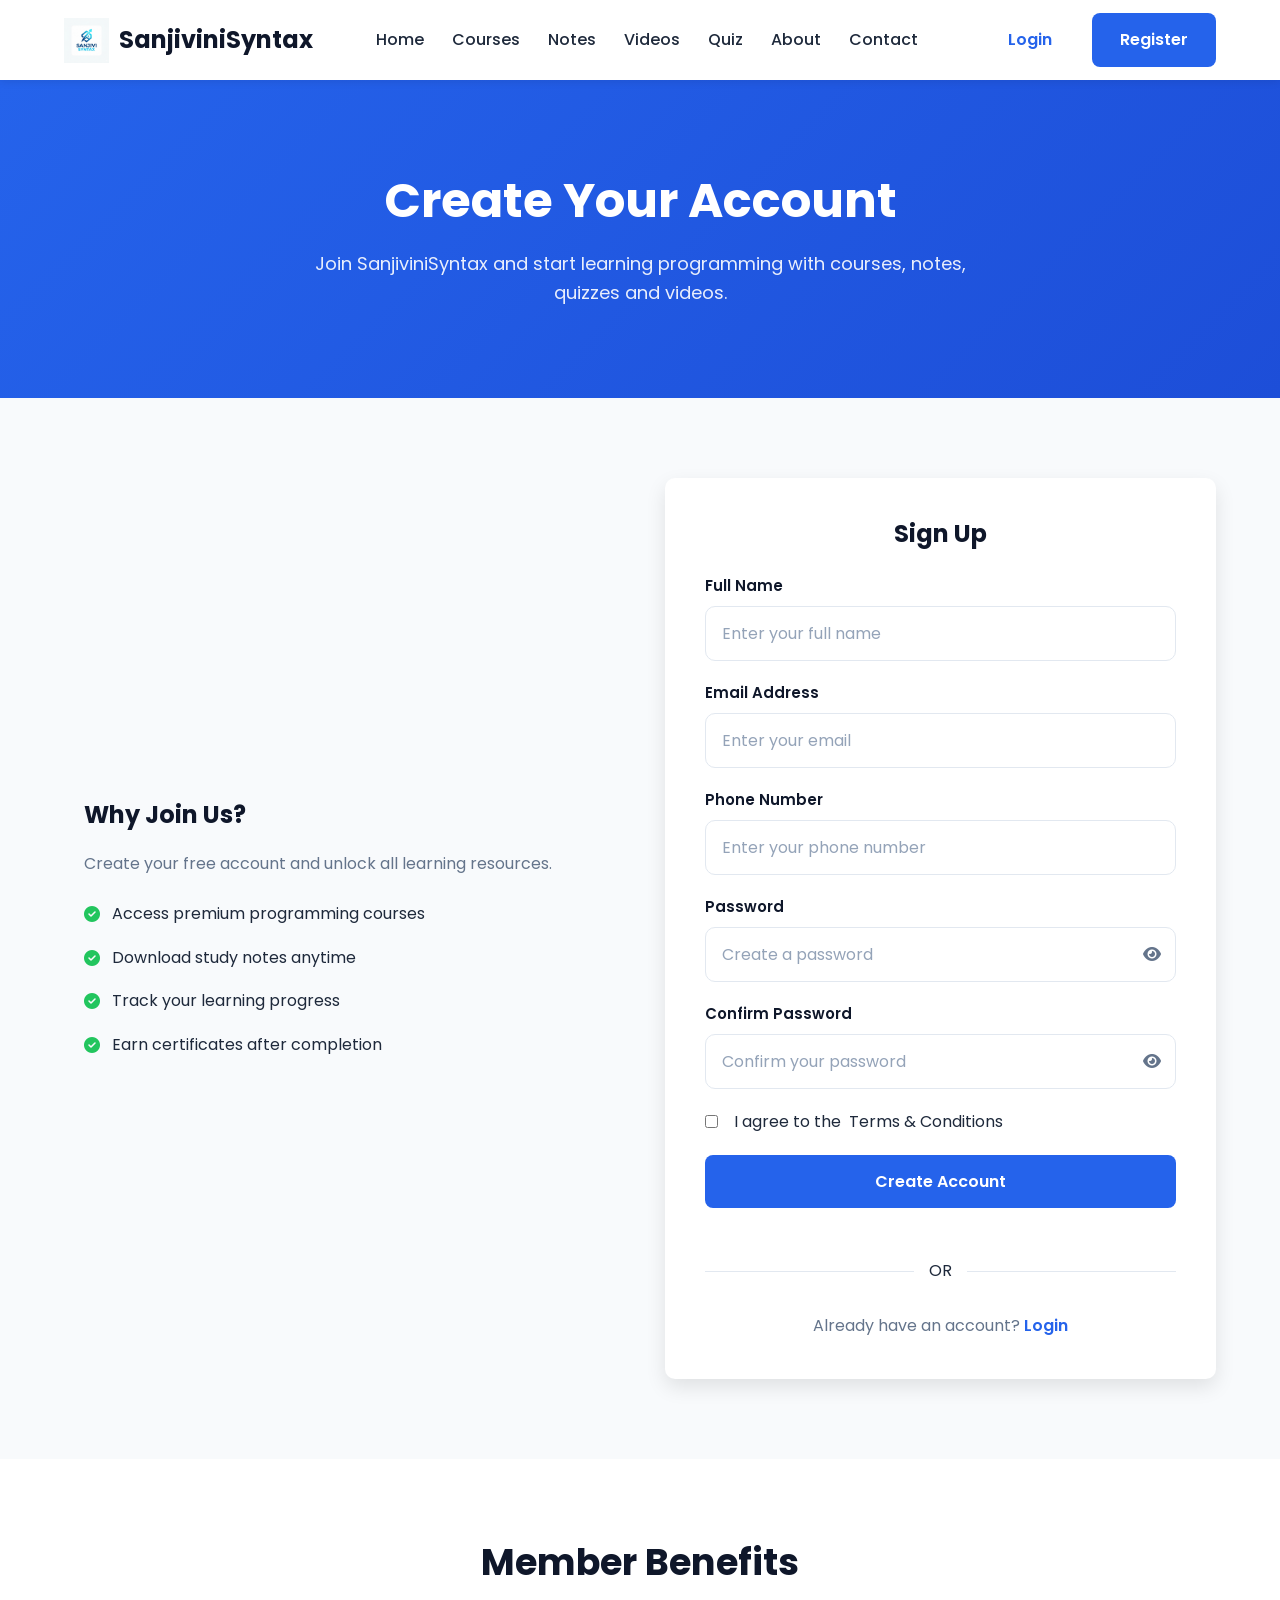
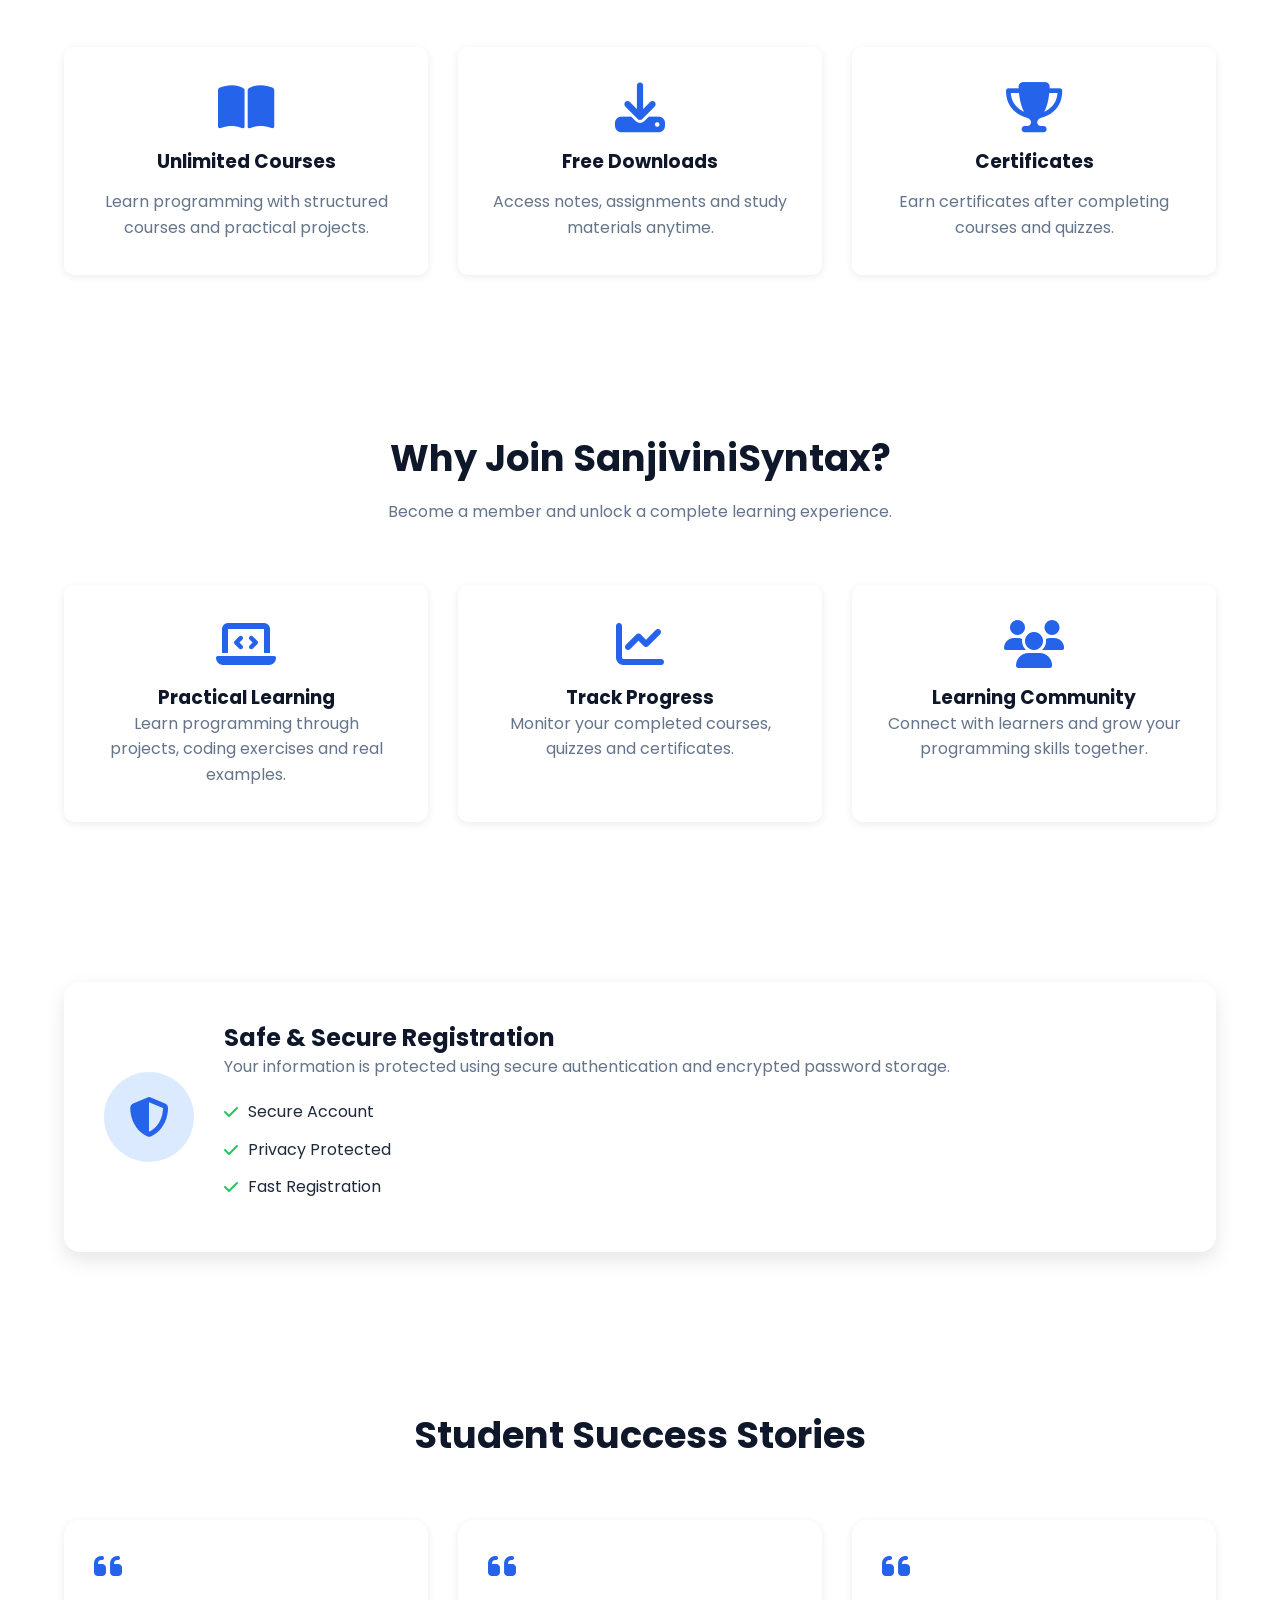
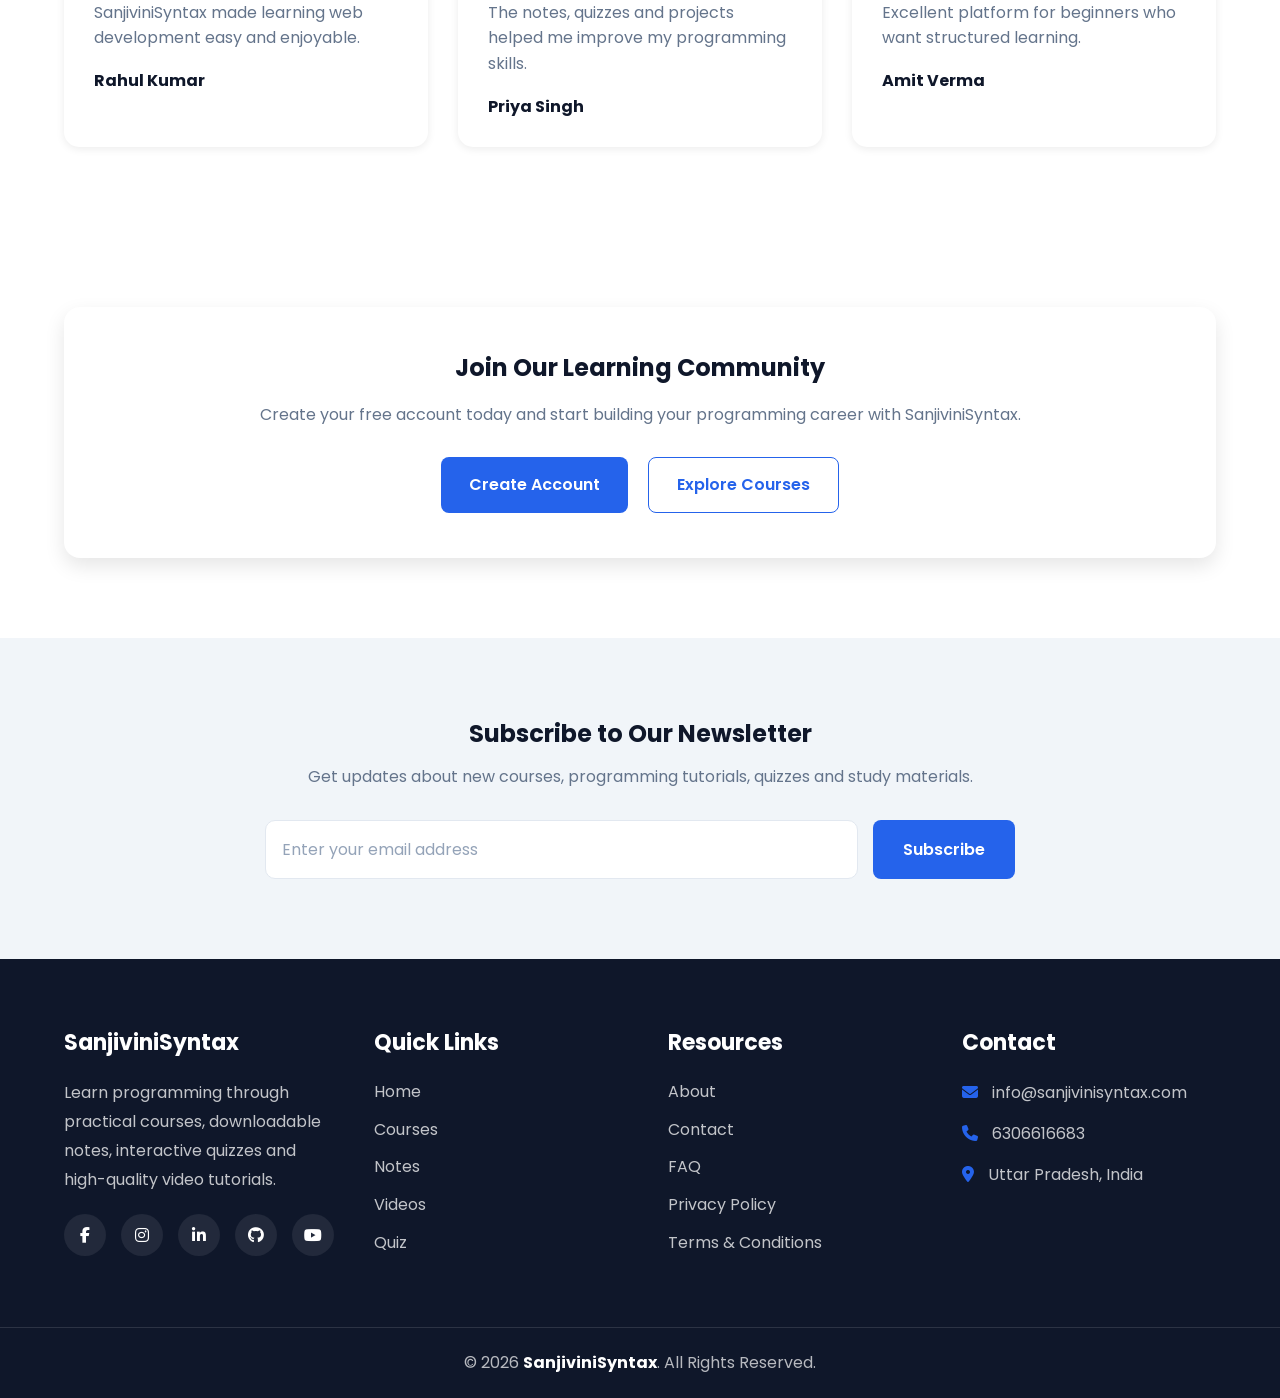
<file: terms-and-conditions.html>
<!DOCTYPE html>
<html lang="en">

<head>

    <meta charset="UTF-8">

    <meta http-equiv="X-UA-Compatible"
        content="IE=edge">

    <meta name="viewport"
        content="width=device-width, initial-scale=1.0">

    <title>Terms & Conditions | SanjiviniSyntax</title>

    <!-- Favicon -->

    <link rel="shortcut icon"
        href="favicon.ico"
        type="image/x-icon">

    <!-- Google Fonts -->

    <link rel="preconnect"
        href="https://fonts.googleapis.com">

    <link rel="preconnect"
        href="https://fonts.gstatic.com"
        crossorigin>

    <link href="https://fonts.googleapis.com/css2?family=Poppins:wght@300;400;500;600;700&display=swap"
        rel="stylesheet">

    <!-- Font Awesome -->

    <link rel="stylesheet"
        href="https://cdnjs.cloudflare.com/ajax/libs/font-awesome/6.7.2/css/all.min.css">

    <!-- Main CSS -->

    <link rel="stylesheet"
        href="css/style.css">

</head>

<body>





    <!-- Header -->

    <header class="header">

        <div class="container">

            <a href="index.html"
                class="logo">

                <img src="images/logo/logo.png"
                    alt="SanjiviniSyntax Logo">

                <span>SanjiviniSyntax</span>

            </a>

            <nav class="navbar">

                <ul class="nav-links">

                    <li><a href="index.html">Home</a></li>

                    <li><a href="courses.html">Courses</a></li>

                    <li><a href="notes.html">Notes</a></li>

                    <li><a href="videos.html">Videos</a></li>

                    <li><a href="quiz.html">Quiz</a></li>

                    

                    <li><a href="about.html">About</a></li>

                    <li><a href="contact.html">Contact</a></li>

                </ul>

            </nav>

            <div class="nav-buttons">

                

                <a href="login.html"
                    class="btn login-btn">

                    Login

                </a>

                <a href="register.html"
                    class="btn register-btn">

                    Register

                </a>

            </div>

            <div class="menu-toggle">

                <i class="fa-solid fa-bars"></i>

            </div>

        </div>

    </header>





    <!-- Hero -->

    <section class="page-hero">

        <div class="container">

            <h1>

                Terms & Conditions

            </h1>

            <p>

                Please read these terms carefully before
                using SanjiviniSyntax.

            </p>

        </div>

    </section>





    <!-- Terms Content -->

    <section class="terms-section">

        <div class="container">

            <div class="terms-content">

                <h2>

                    Acceptance of Terms

                </h2>

                <p>

                    By accessing or using SanjiviniSyntax,
                    you agree to comply with these Terms
                    and Conditions.

                </p>





                <h2>

                    User Responsibilities

                </h2>

                <p>

                    Users are responsible for maintaining
                    the confidentiality of their account
                    credentials and using the platform
                    responsibly.

                </p>

                <ul>

                    <li>Provide accurate information</li>

                    <li>Keep login credentials secure</li>

                    <li>Use the platform legally</li>

                    <li>Respect other users</li>

                </ul>

                                <h2>

                    Prohibited Activities

                </h2>

                <p>

                    While using SanjiviniSyntax, users must not
                    engage in activities that may harm the platform,
                    its users or its services.

                </p>

                <ul>

                    <li>Sharing false or misleading information</li>

                    <li>Attempting unauthorized access</li>

                    <li>Uploading malicious software or files</li>

                    <li>Copying or redistributing paid content without permission</li>

                    <li>Using the platform for illegal purposes</li>

                </ul>





                <h2>

                    Intellectual Property

                </h2>

                <p>

                    All content available on SanjiviniSyntax,
                    including courses, notes, videos, graphics,
                    logos and website design, is protected by
                    applicable intellectual property laws.

                </p>

                <p>

                    Users may access the content for personal
                    educational purposes only. Reproduction,
                    distribution or commercial use without
                    written permission is prohibited.

                </p>





                <h2>

                    Limitation of Liability

                </h2>

                <p>

                    We strive to provide accurate and reliable
                    educational content. However, SanjiviniSyntax
                    is not responsible for any direct or indirect
                    losses resulting from the use of the platform.

                </p>





                <h2>

                    Changes to These Terms

                </h2>

                <p>

                    We may update these Terms and Conditions
                    whenever necessary. Continued use of the
                    platform after updates means you accept
                    the revised terms.

                </p>





                <h2>

                    Account Suspension

                </h2>

                <p>

                    Accounts that violate these Terms and
                    Conditions may be suspended or permanently
                    removed without prior notice.

                </p>

            </div>

        </div>

    </section>





    <!-- Terms Highlight -->

    <section class="terms-highlights">

        <div class="container">

            <div class="highlight-grid">

                <div class="highlight-card">

                    <i class="fa-solid fa-scale-balanced"></i>

                    <h3>

                        Fair Usage

                    </h3>

                </div>

                <div class="highlight-card">

                    <i class="fa-solid fa-copyright"></i>

                    <h3>

                        Copyright Protected

                    </h3>

                </div>

                <div class="highlight-card">

                    <i class="fa-solid fa-user-shield"></i>

                    <h3>

                        Secure Accounts

                    </h3>

                </div>

                <div class="highlight-card">

                    <i class="fa-solid fa-file-contract"></i>

                    <h3>

                        Transparent Policies

                    </h3>

                </div>

            </div>

        </div>

    </section>

        <!-- Policy Updates -->

    <section class="terms-updates">

        <div class="container">

            <div class="section-title">

                <h2>

                    Policy Updates

                </h2>

                <p>

                    We may revise these Terms & Conditions
                    periodically to reflect improvements,
                    legal requirements or service changes.

                </p>

            </div>

            <div class="update-grid">

                <div class="update-card">

                    <i class="fa-solid fa-calendar-days"></i>

                    <h3>

                        Last Updated

                    </h3>

                    <p>

                        July 2026

                    </p>

                </div>

                <div class="update-card">

                    <i class="fa-solid fa-bell"></i>

                    <h3>

                        Important Notice

                    </h3>

                    <p>

                        Major updates will be announced on
                        our official website.

                    </p>

                </div>

            </div>

        </div>

    </section>





    <!-- Contact Information -->

    <section class="terms-contact">

        <div class="container">

            <div class="contact-box">

                <h2>

                    Contact Us

                </h2>

                <p>

                    If you have any questions regarding these
                    Terms & Conditions, feel free to contact us.

                </p>

                <div class="contact-details">

                    <div class="contact-item">

                        <i class="fa-solid fa-envelope"></i>

                        <span>

                            info@sanjivinisyntax.com

                        </span>

                    </div>

                    <div class="contact-item">

                        <i class="fa-solid fa-phone"></i>

                        <span>

                            +91 6306616683

                        </span>

                    </div>

                    <div class="contact-item">

                        <i class="fa-solid fa-location-dot"></i>

                        <span>

                            Uttar Pradesh, India

                        </span>

                    </div>

                </div>

            </div>

        </div>

    </section>





    <!-- Terms FAQ -->

    <section class="terms-faq">

        <div class="container">

            <div class="section-title">

                <h2>

                    Terms FAQs

                </h2>

            </div>

            <div class="faq-grid">

                <div class="faq-card">

                    <h3>

                        Can these terms change?

                    </h3>

                    <p>

                        Yes. We may update the Terms &
                        Conditions whenever required.

                    </p>

                </div>

                <div class="faq-card">

                    <h3>

                        Can my account be suspended?

                    </h3>

                    <p>

                        Yes. Accounts violating our policies
                        may be suspended or permanently removed.

                    </p>

                </div>

                <div class="faq-card">

                    <h3>

                        Who owns the course content?

                    </h3>

                    <p>

                        All educational content belongs to
                        SanjiviniSyntax unless stated otherwise.

                    </p>

                </div>

            </div>

        </div>

    </section>





    <!-- Call To Action -->

    <section class="terms-cta">

        <div class="container">

            <div class="cta-box">

                <h2>

                    Learn With Confidence

                </h2>

                <p>

                    By using SanjiviniSyntax, you agree to
                    follow our Terms & Conditions and enjoy
                    a safe learning environment.

                </p>

                <div class="cta-buttons">

                    <a href="register.html"
                        class="btn primary-btn">

                        Create Account

                    </a>

                    <a href="contact.html"
                        class="btn secondary-btn">

                        Contact Us

                    </a>

                </div>

            </div>

        </div>

    </section>

        <!-- Newsletter -->

    <section class="newsletter">

        <div class="container">

            <div class="newsletter-content">

                <h2>

                    Subscribe to Our Newsletter

                </h2>

                <p>

                    Get the latest updates about programming
                    courses, study notes, quizzes and important
                    announcements directly in your inbox.

                </p>

                <form class="newsletter-form">

                    <input
                        type="email"
                        placeholder="Enter your email address"
                        required>

                    <button
                        type="submit"
                        class="btn primary-btn">

                        Subscribe

                    </button>

                </form>

            </div>

        </div>

    </section>





    <!-- Footer -->

    <footer class="footer">

        <div class="container footer-container">

            <!-- About -->

            <div class="footer-box">

                <h3>

                    SanjiviniSyntax

                </h3>

                <p>

                    Learn programming through practical courses,
                    downloadable notes, interactive quizzes and
                    high-quality video tutorials.

                </p>

                <div class="social-links">

                    <a href="https://www.facebook.com/avinashmani.tiwari.7">
                        <i class="fab fa-facebook-f"></i>
                    </a>

                    <a href="https://www.instagram.com/avinashmanitiwari?igsh=cGVra3g1dnJsM3B3">
                        <i class="fab fa-instagram"></i>
                    </a>

                    <a href="https://www.linkedin.com/in/avinash-mani-tripathi-502748303">
                        <i class="fab fa-linkedin-in"></i>
                    </a>

                    <a href="https://github.com/AvinashManiTiwari">
                        <i class="fab fa-github"></i>
                    </a>

                    <a href="https://youtube.com/@avinashmanitripathi-sn?si=5_tCPhPoe6gkBwIs">
                        <i class="fab fa-youtube"></i>
                    </a>

                </div>

            </div>





            <!-- Quick Links -->

            <div class="footer-box">

                <h3>

                    Quick Links

                </h3>

                <ul>

                    <li><a href="index.html">Home</a></li>

                    <li><a href="courses.html">Courses</a></li>

                    <li><a href="notes.html">Notes</a></li>

                    <li><a href="videos.html">Videos</a></li>

                    <li><a href="quiz.html">Quiz</a></li>

                    

                </ul>

            </div>





            <!-- Resources -->

            <div class="footer-box">

                <h3>

                    Resources

                </h3>

                <ul>

                    <li><a href="about.html">About</a></li>

                    <li><a href="contact.html">Contact</a></li>

                    <li><a href="faq.html">FAQ</a></li>

                    <li>

                        <a href="privacy-policy.html">

                            Privacy Policy

                        </a>

                    </li>

                    <li>

                        <a href="terms-and-conditions.html">

                            Terms & Conditions

                        </a>

                    </li>

                </ul>

            </div>





            <!-- Contact -->

            <div class="footer-box">

                <h3>

                    Contact

                </h3>

                
                
                 <p>
                    <i class="fas fa-envelope"></i>
                    <a href="mailto:tiwariavinashmani59@gmail.com">info@sanjivinisyntax.com</a>
                    <!-- info@sanjivinisyntax.com -->
                </p>

                <p>
                    <i class="fas fa-phone"></i>
                    <a href="tel:+916306616683">6306616683</a>
                    <!-- +91 6306616683 -->
                </p>

                <p>
                    <i class="fas fa-location-dot"></i>
                    Uttar Pradesh, India
                </p>

            </div>

        </div>





        <!-- Footer Bottom -->

        <div class="footer-bottom">

            <div class="container">

                <p>

                    © 2026
                    <strong>SanjiviniSyntax</strong>.
                    All Rights Reserved.

                </p>

            </div>

        </div>

    </footer>





   <!-- JavaScript Files -->

    <script src="js/utils.js"></script>
    <script src="js/menu.js"></script>
   
    <script src="js/app.js"></script>
    <script src="js/auth.js"></script>

</body>

</html>
</file>
<file: css/style.css>
/* ==========================================
   SanjiviniSyntax
   style.css
   Main CSS File
========================================== */

/* ===========================
   Variables
=========================== */

@import url("variables.css");

/* ===========================
   Reset
=========================== */

@import url("reset.css");

/* ===========================
   Layout
=========================== */

@import url("navbar.css");

@import url("hero.css");

@import url("sections.css");

/* ===========================
   Components
=========================== */

@import url("cards.css");

@import url("forms.css");

@import url("footer.css");

/* ===========================
   Effects
=========================== */

@import url("animations.css");

/* ===========================
   Responsive
=========================== */

@import url("responsive.css");


/* ==========================================
   Dark Mode
========================================== */
</file>
